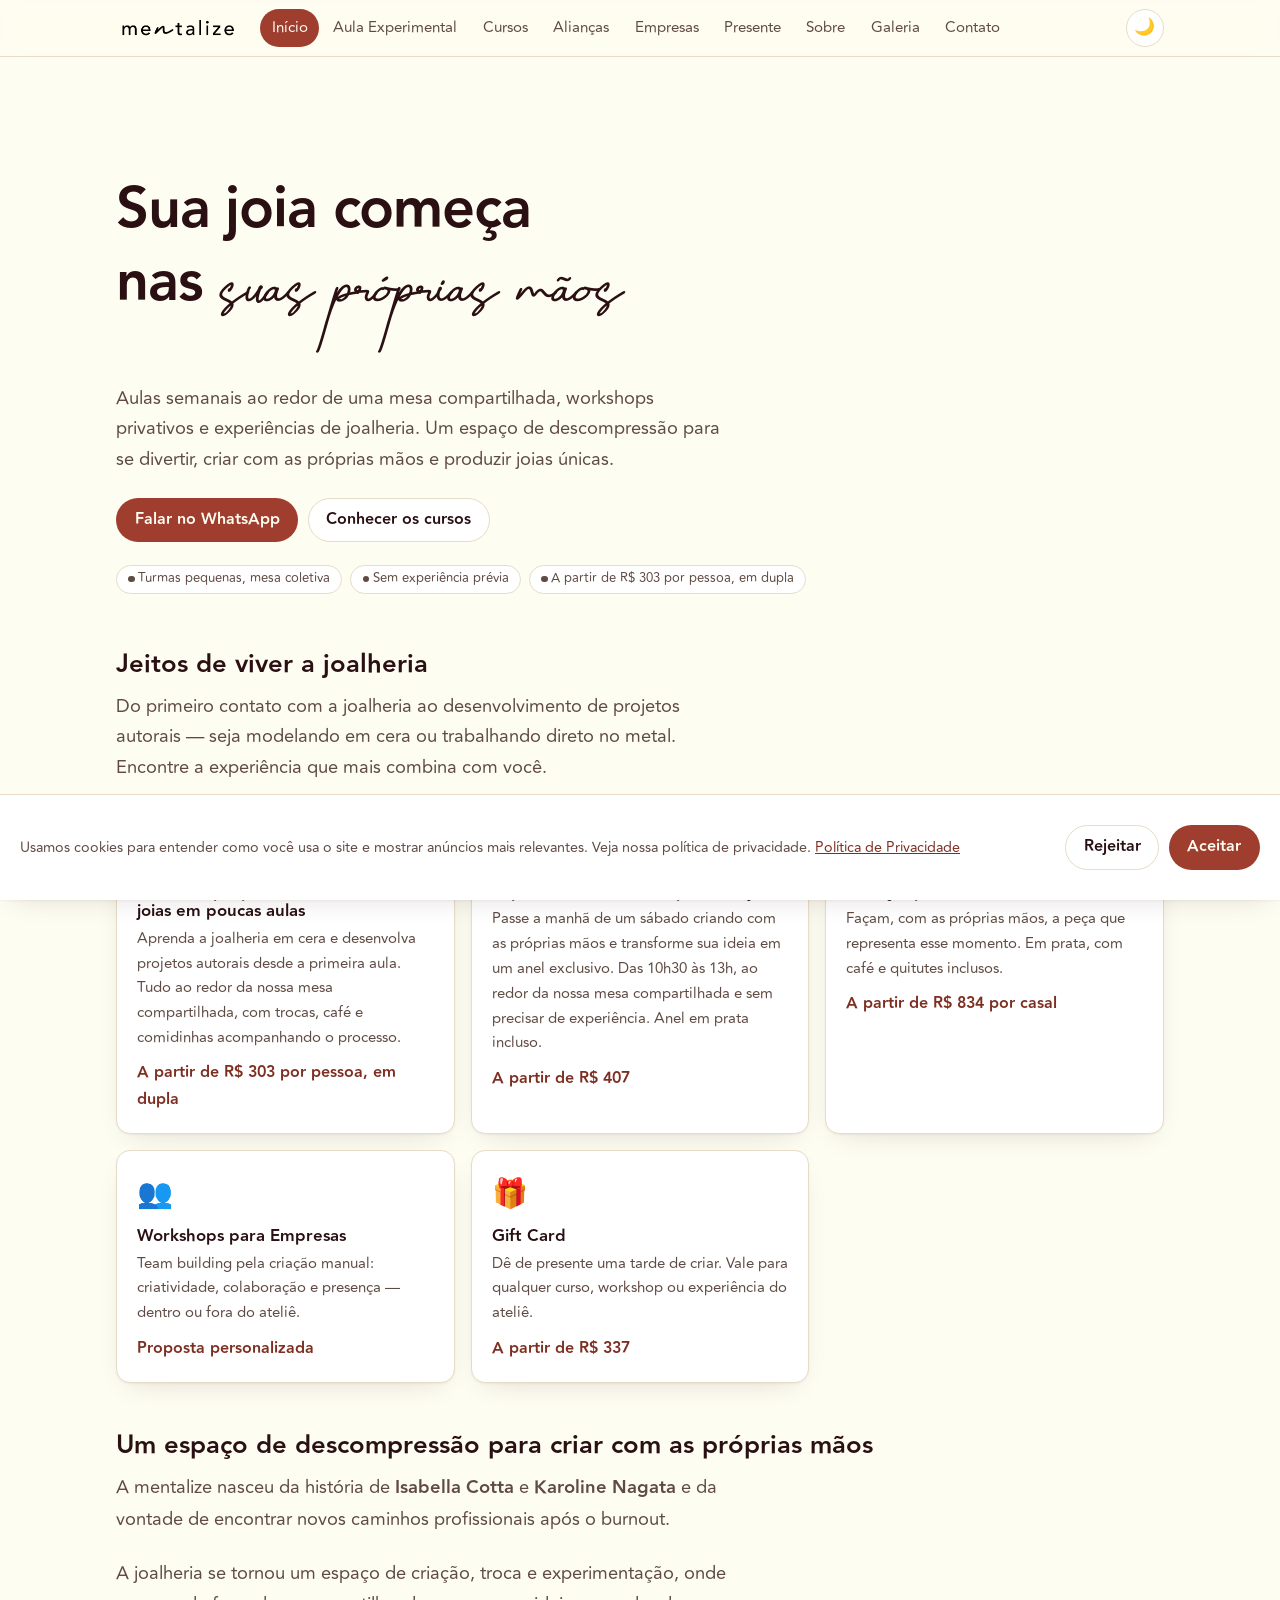
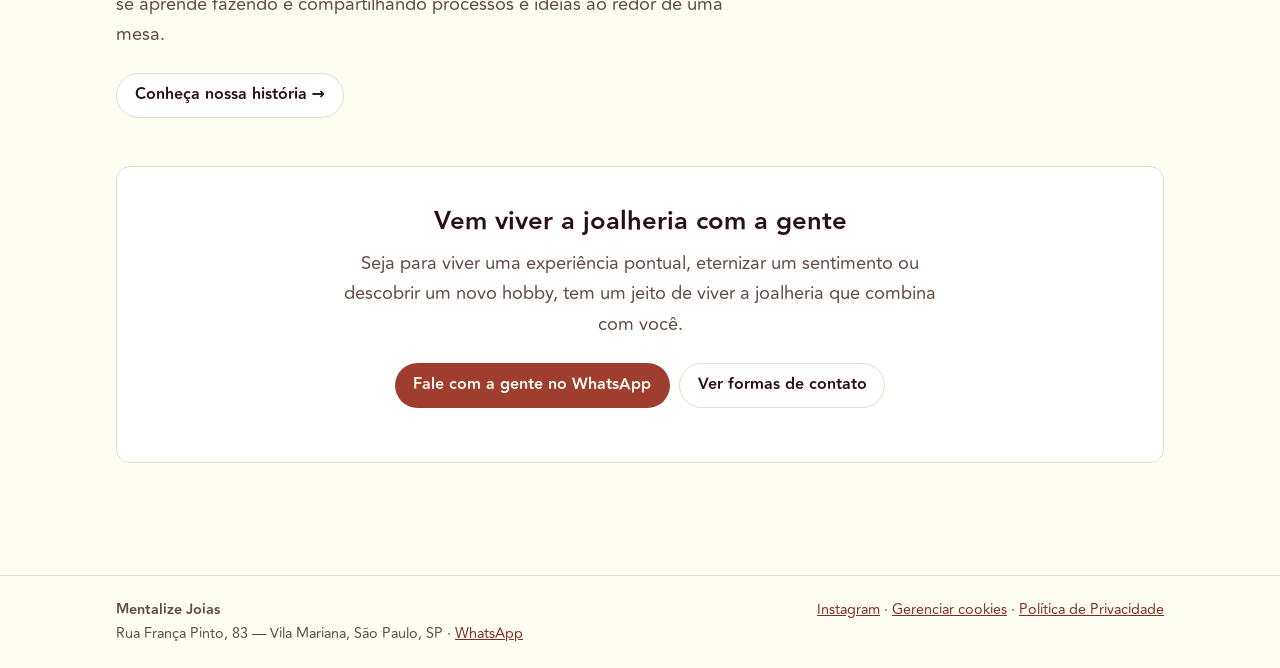
<file: index.html>
<!DOCTYPE html>
<html lang="pt-BR">
<head>
  <meta charset="utf-8">
  <meta name="viewport" content="width=device-width, initial-scale=1">

  <meta http-equiv="Content-Security-Policy" content="default-src 'self'; img-src 'self' data: https://www.facebook.com https://www.googletagmanager.com https://*.google-analytics.com https://www.google.com https://www.google.com.br https://googleads.g.doubleclick.net https://ad.doubleclick.net; style-src 'self'; font-src 'self'; script-src 'self' https://www.googletagmanager.com https://connect.facebook.net https://www.googleadservices.com https://googleads.g.doubleclick.net; connect-src 'self' https://www.googletagmanager.com https://*.google-analytics.com https://analytics.google.com https://*.analytics.google.com https://www.facebook.com https://connect.facebook.net https://www.google.com https://www.google.com.br https://googleads.g.doubleclick.net https://ad.doubleclick.net; frame-src https://www.googletagmanager.com https://td.doubleclick.net; base-uri 'self'; form-action 'none'; object-src 'none'">
  <meta name="referrer" content="strict-origin-when-cross-origin">
  <meta name="facebook-domain-verification" content="nsumc5o5z4t9rsflanp7e236a0eiyk">

  <title>Mentalize Joias — Ateliê de Joalheria Autoral · Vila Mariana, SP</title>
  <meta name="description" content="Ateliê de joalheria na Vila Mariana, São Paulo. Aulas semanais em mesa compartilhada, workshops privativos e experiências de joalheria — um espaço de descompressão para criar com as próprias mãos.">

  <!-- Únicas URLs absolutas do projeto: atualize para o seu domínio ao publicar. -->
  <link rel="canonical" href="https://mentalizejoias.com.br/">
  <meta property="og:type" content="website">
  <meta property="og:site_name" content="Mentalize Joias">
  <meta property="og:title" content="Mentalize Joias — Ateliê de Joalheria Autoral">
  <meta property="og:description" content="Aulas semanais em mesa compartilhada, workshops privativos e experiências de joalheria. Um espaço de descompressão para criar com as próprias mãos.">
  <meta property="og:url" content="https://mentalizejoias.com.br/">
  <meta property="og:image" content="https://mentalizejoias.com.br/assets/og-capa-negocio.png">
  <meta property="og:image:width" content="1200">
  <meta property="og:image:height" content="630">
  <meta property="og:locale" content="pt_BR">
  <meta name="twitter:card" content="summary_large_image">
  <meta name="twitter:title" content="Mentalize Joias — Ateliê de Joalheria Autoral">
  <meta name="twitter:description" content="Aulas semanais em mesa compartilhada, workshops privativos e experiências de joalheria. Um espaço de descompressão para criar com as próprias mãos.">
  <meta name="twitter:image" content="https://mentalizejoias.com.br/assets/og-capa-negocio.png">

  <meta name="color-scheme" content="light dark">
  <meta name="theme-color" media="(prefers-color-scheme: light)" content="#fefdf2">
  <meta name="theme-color" media="(prefers-color-scheme: dark)" content="#2b2b1d">

  <link rel="icon" href="./assets/favicon.svg" type="image/svg+xml">
  <link rel="apple-touch-icon" href="./assets/icones/icone-256.png">
  <link rel="manifest" href="./manifest.webmanifest">

  <link rel="stylesheet" href="./css/tokens.css">
  <link rel="stylesheet" href="./css/base.css">
  <link rel="stylesheet" href="./css/componentes.css">
  <link rel="stylesheet" href="./css/negocio.css">

  <!-- Anti-FOUC: aplica o tema salvo ANTES do primeiro paint. Script clássico e bloqueante de propósito. -->
  <script src="./js/tema-boot.js"></script>
  <script type="module" src="./js/site.js"></script>

  <!--
    Dados estruturados (schema.org/LocalBusiness). Ajudam buscadores a mostrar
    nome, endereço e telefone direto no resultado de busca. Bloco só nesta
    página (index.html é a URL canônica do negócio). Sem "aggregateRating"
    (não há avaliações reais publicadas) e sem horas fixas (atendimento por
    agendamento via WhatsApp).
  -->
  <script type="application/ld+json">
  {
    "@context": "https://schema.org",
    "@type": "LocalBusiness",
    "@id": "https://mentalizejoias.com.br/#negocio",
    "name": "Mentalize Joias",
    "description": "Ateliê de joalheria: aulas semanais em mesa compartilhada, workshops privativos, alianças feitas à mão e experiências para empresas, na Vila Mariana.",
    "image": "https://mentalizejoias.com.br/assets/og-capa-negocio.png",
    "url": "https://mentalizejoias.com.br/",
    "telephone": "+55-11-96317-7116",
    "priceRange": "R$$",
    "address": {
      "@type": "PostalAddress",
      "streetAddress": "Rua França Pinto, 83",
      "addressLocality": "São Paulo",
      "addressRegion": "SP",
      "postalCode": "04016-030",
      "addressCountry": "BR"
    },
    "geo": {
      "@type": "GeoCoordinates",
      "latitude": -23.585501027494438,
      "longitude": -46.6375739
    },
    "areaServed": "São Paulo",
    "founder": [
      { "@type": "Person", "name": "Isabella Cotta" },
      { "@type": "Person", "name": "Karoline Nagata" }
    ],
    "sameAs": [
      "https://www.instagram.com/mentalize.joias"
    ]
  }
  </script>
</head>
<body>
  <a class="pular" href="#conteudo">Pular para o conteúdo</a>

  <header class="topo">
    <cabecalho-site class="topo-conteudo" data-pagina="inicio" nome-negocio="Mentalize Joias">
      <a class="marca" href="./index.html" aria-label="Mentalize Joias — página inicial">
        <img class="marca-logo marca-logo--claro" src="./assets/logo-preto.png" alt="" width="128" height="24">
        <img class="marca-logo marca-logo--escuro" src="./assets/logo-branco.png" alt="" width="128" height="24">
      </a>
    </cabecalho-site>
    <noscript>
      <nav class="topo-conteudo" aria-label="Navegação principal">
        <a href="./index.html">Início</a>
        <a href="./aula-experimental.html">Aula Experimental</a>
        <a href="./cursos.html">Cursos</a>
        <a href="./aliancas.html">Alianças</a>
        <a href="./empresas.html">Empresas</a>
        <a href="./presente.html">Presente</a>
        <a href="./sobre.html">Sobre</a>
        <a href="./galeria.html">Galeria</a>
        <a href="./contato.html">Contato</a>
      </nav>
    </noscript>
  </header>

  <main id="conteudo">
    <section class="heroi">
      <h1>Sua joia começa nas <span class="manuscrita">suas próprias mãos</span></h1>
      <p class="lide">
        Aulas semanais ao redor de uma mesa compartilhada, workshops privativos
        e experiências de joalheria. Um espaço de descompressão para se
        divertir, criar com as próprias mãos e produzir joias únicas.
      </p>
      <div class="grupo-botoes">
        <a class="botao botao-primario" href="https://wa.me/5511963177116?utm_content=inicio_hero" target="_blank" rel="noopener noreferrer">Falar no WhatsApp</a>
        <a class="botao" href="./cursos.html">Conhecer os cursos</a>
      </div>
      <div class="linha-selos">
        <span class="selo">Turmas pequenas, mesa coletiva</span>
        <span class="selo">Sem experiência prévia</span>
        <span class="selo">A partir de R$&nbsp;303 por pessoa, em dupla</span>
      </div>
    </section>

    <section id="ofertas">
      <h2>Jeitos de viver a joalheria</h2>
      <p class="lide">
        Do primeiro contato com a joalheria ao desenvolvimento de projetos
        autorais — seja modelando em cera ou trabalhando direto no metal.
        Encontre a experiência que mais combina com você.
      </p>
      <div class="grade-servicos">
        <a class="card-servico" href="./cursos.html">
          <span class="card-servico-icone" aria-hidden="true">📅</span>
          <h3>Crie suas próprias joias em poucas aulas</h3>
          <p>Aprenda a joalheria em cera e desenvolva projetos autorais desde a primeira aula. Tudo ao redor da nossa mesa compartilhada, com trocas, café e comidinhas acompanhando o processo.</p>
          <span class="preco-mini">A partir de R$&nbsp;303 por pessoa, em dupla</span>
        </a>
        <a class="card-servico" href="./aula-experimental.html">
          <span class="card-servico-icone" aria-hidden="true">🔨</span>
          <h3>Experimente fazer sua primeira joia</h3>
          <p>Passe a manhã de um sábado criando com as próprias mãos e transforme sua ideia em um anel exclusivo. Das 10h30 às 13h, ao redor da nossa mesa compartilhada e sem precisar de experiência. Anel em prata incluso.</p>
          <span class="preco-mini">A partir de R$&nbsp;407</span>
        </a>
        <a class="card-servico" href="./aliancas.html">
          <span class="card-servico-icone" aria-hidden="true">💍</span>
          <h3>Alianças para Casais</h3>
          <p>Façam, com as próprias mãos, a peça que representa esse momento. Em prata, com café e quitutes inclusos.</p>
          <span class="preco-mini">A partir de R$&nbsp;834 por casal</span>
        </a>
        <a class="card-servico" href="./empresas.html">
          <span class="card-servico-icone" aria-hidden="true">👥</span>
          <h3>Workshops para Empresas</h3>
          <p>Team building pela criação manual: criatividade, colaboração e presença — dentro ou fora do ateliê.</p>
          <span class="preco-mini">Proposta personalizada</span>
        </a>
        <a class="card-servico" href="./presente.html">
          <span class="card-servico-icone" aria-hidden="true">🎁</span>
          <h3>Gift Card</h3>
          <p>Dê de presente uma tarde de criar. Vale para qualquer curso, workshop ou experiência do ateliê.</p>
          <span class="preco-mini">A partir de R$&nbsp;337</span>
        </a>
      </div>
    </section>

    <section id="sobre-resumo">
      <h2>Um espaço de descompressão para criar com as próprias mãos</h2>
      <p class="lide">
        A mentalize nasceu da história de <strong>Isabella Cotta</strong> e
        <strong>Karoline Nagata</strong> e da vontade de encontrar novos
        caminhos profissionais após o burnout.
      </p>
      <p class="lide">
        A joalheria se tornou um espaço de criação, troca e experimentação, onde
        se aprende fazendo e compartilhando processos e ideias ao redor de uma
        mesa.
      </p>
      <p><a class="botao" href="./sobre.html">Conheça nossa história →</a></p>
    </section>

    <section class="faixa-cta">
      <h2>Vem viver a joalheria com a gente</h2>
      <p class="lide">Seja para viver uma experiência pontual, eternizar um sentimento ou descobrir um novo hobby, tem um jeito de viver a joalheria que combina com você.</p>
      <div class="grupo-botoes">
        <a class="botao botao-primario" href="https://wa.me/5511963177116?utm_content=inicio_cta_final" target="_blank" rel="noopener noreferrer">Fale com a gente no WhatsApp</a>
        <a class="botao" href="./contato.html">Ver formas de contato</a>
      </div>
    </section>
  </main>

  <footer class="rodape rodape-negocio">
    <div class="rodape-conteudo">
      <div>
        <strong>Mentalize Joias</strong>
        <p>Rua França Pinto, 83 — Vila Mariana, São Paulo, SP · <a href="https://wa.me/5511963177116?utm_content=rodape" target="_blank" rel="noopener noreferrer">WhatsApp</a></p>
      </div>
      <p>
        <a href="https://www.instagram.com/mentalize.joias" target="_blank" rel="noopener noreferrer">Instagram</a>
        · <a href="#" class="gerenciar-cookies">Gerenciar cookies</a>
        · <a href="./privacidade.html">Política de Privacidade</a>
      </p>
    </div>
  </footer>
</body>
</html>
</file>
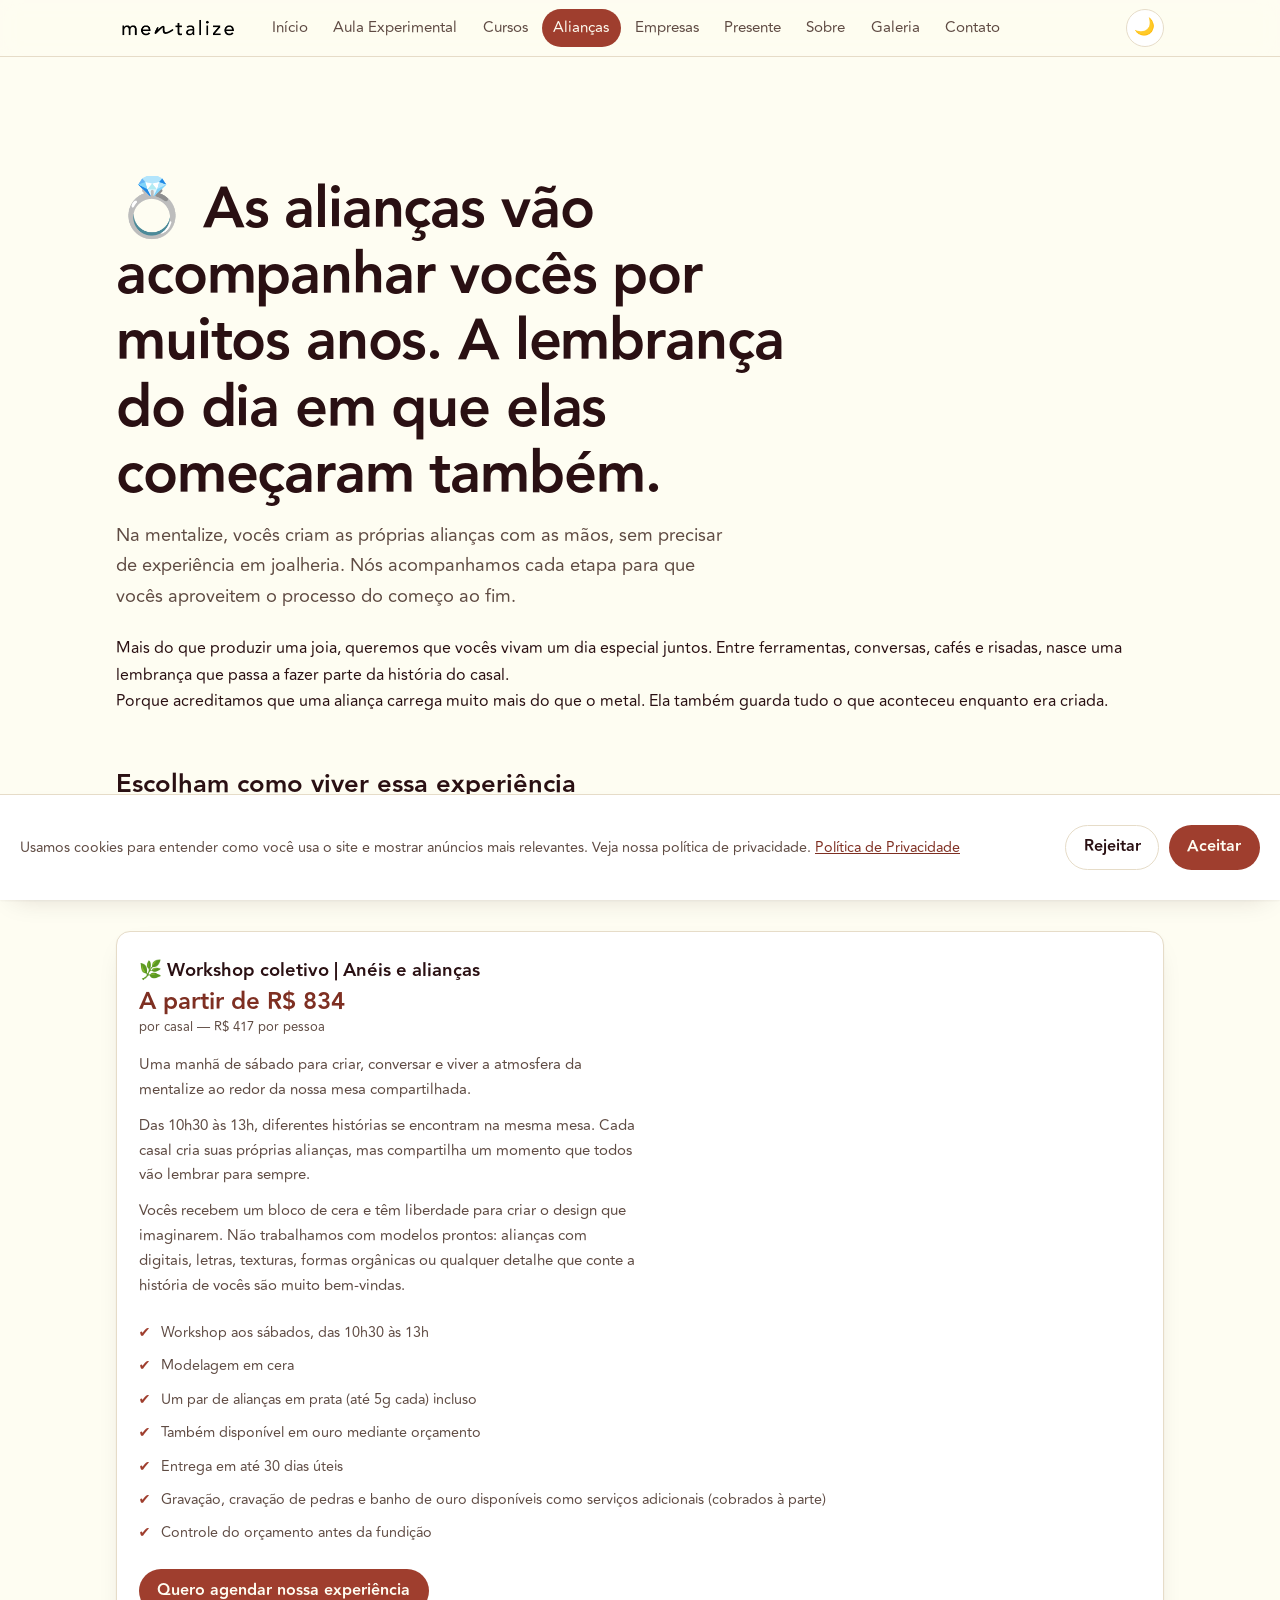
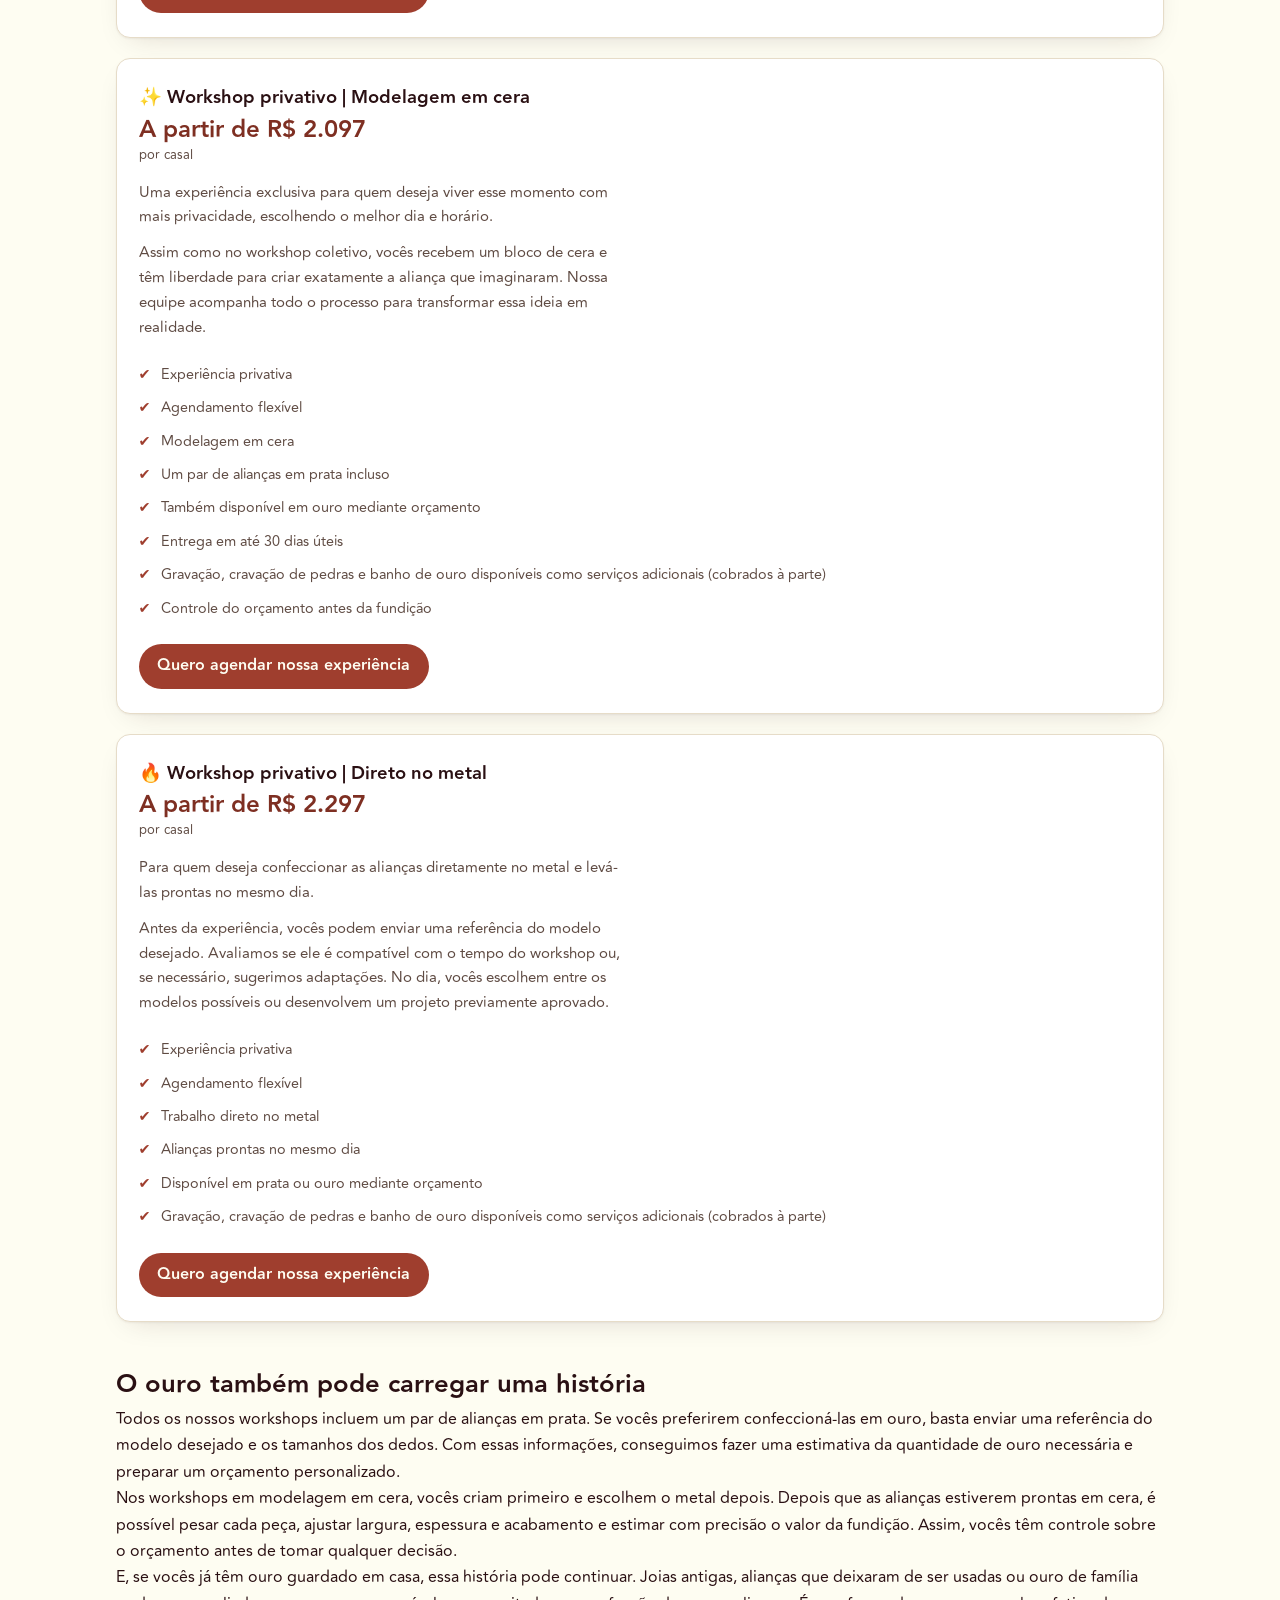
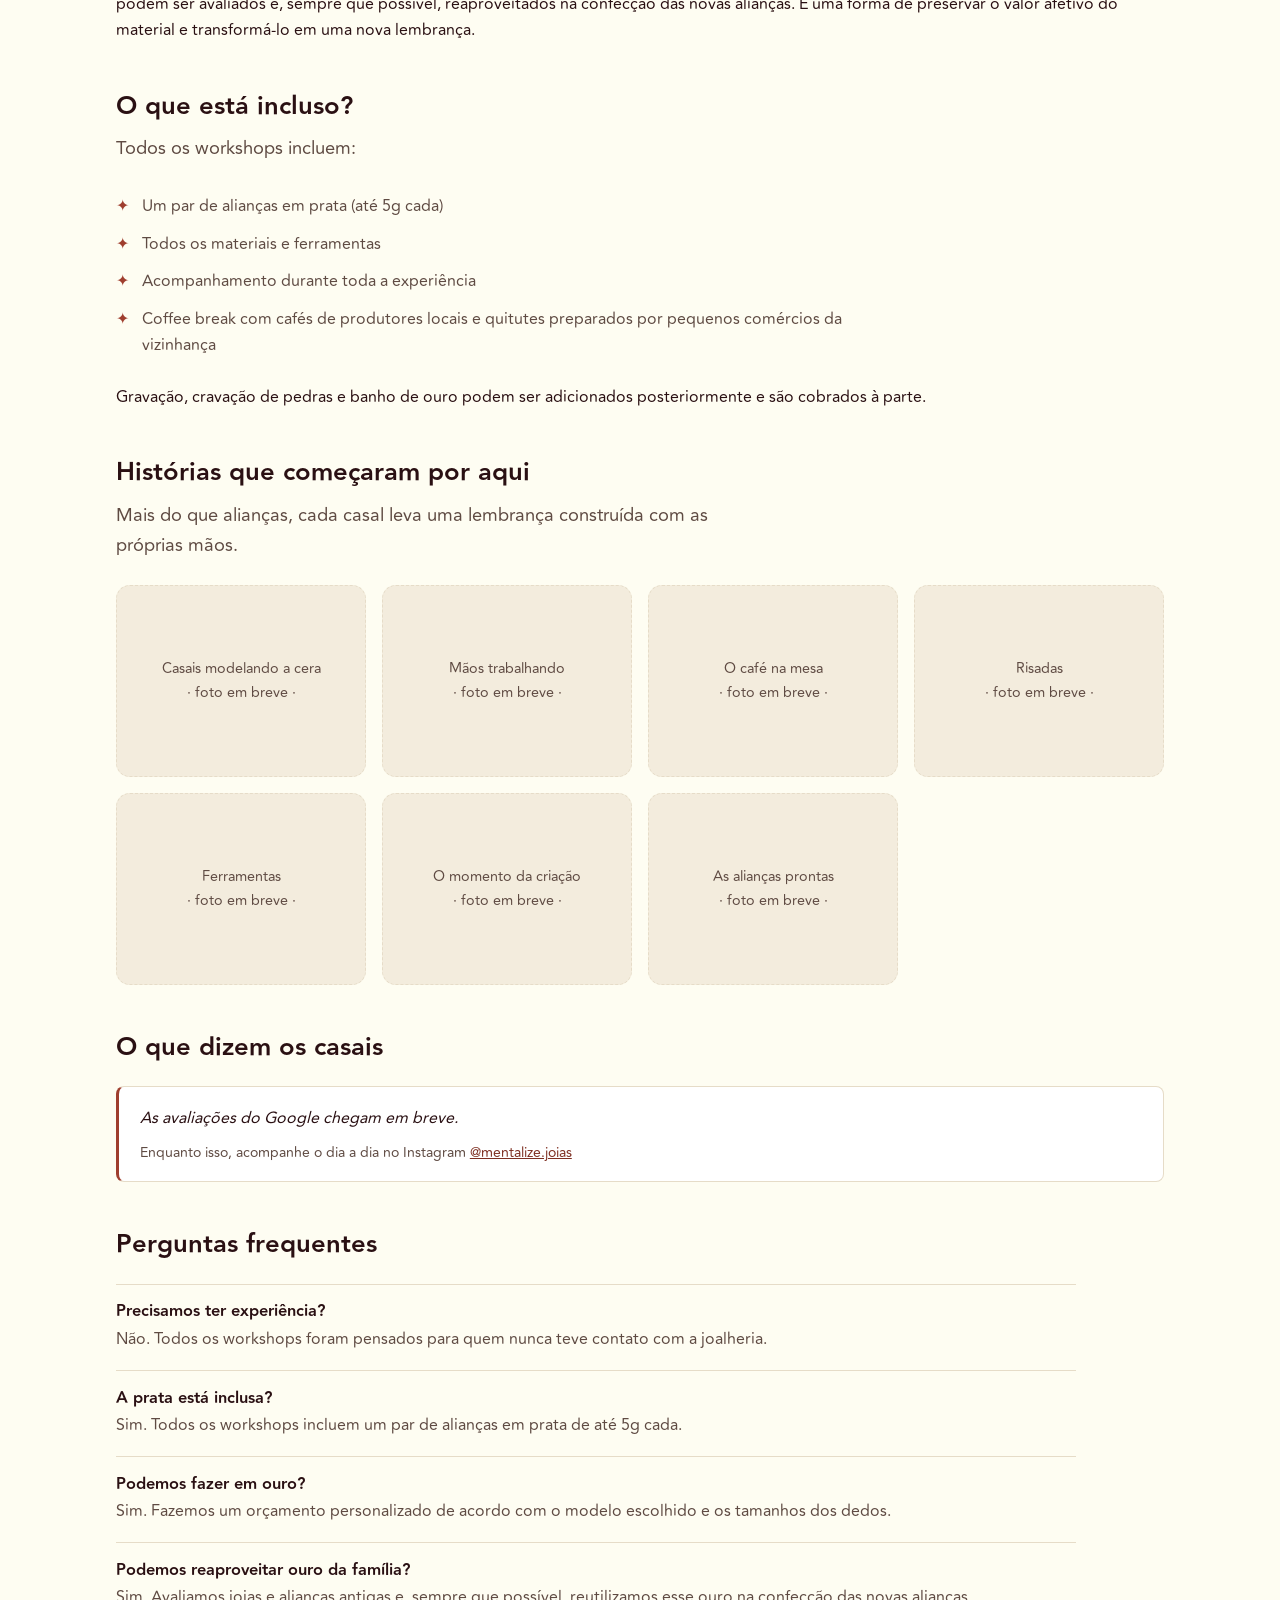
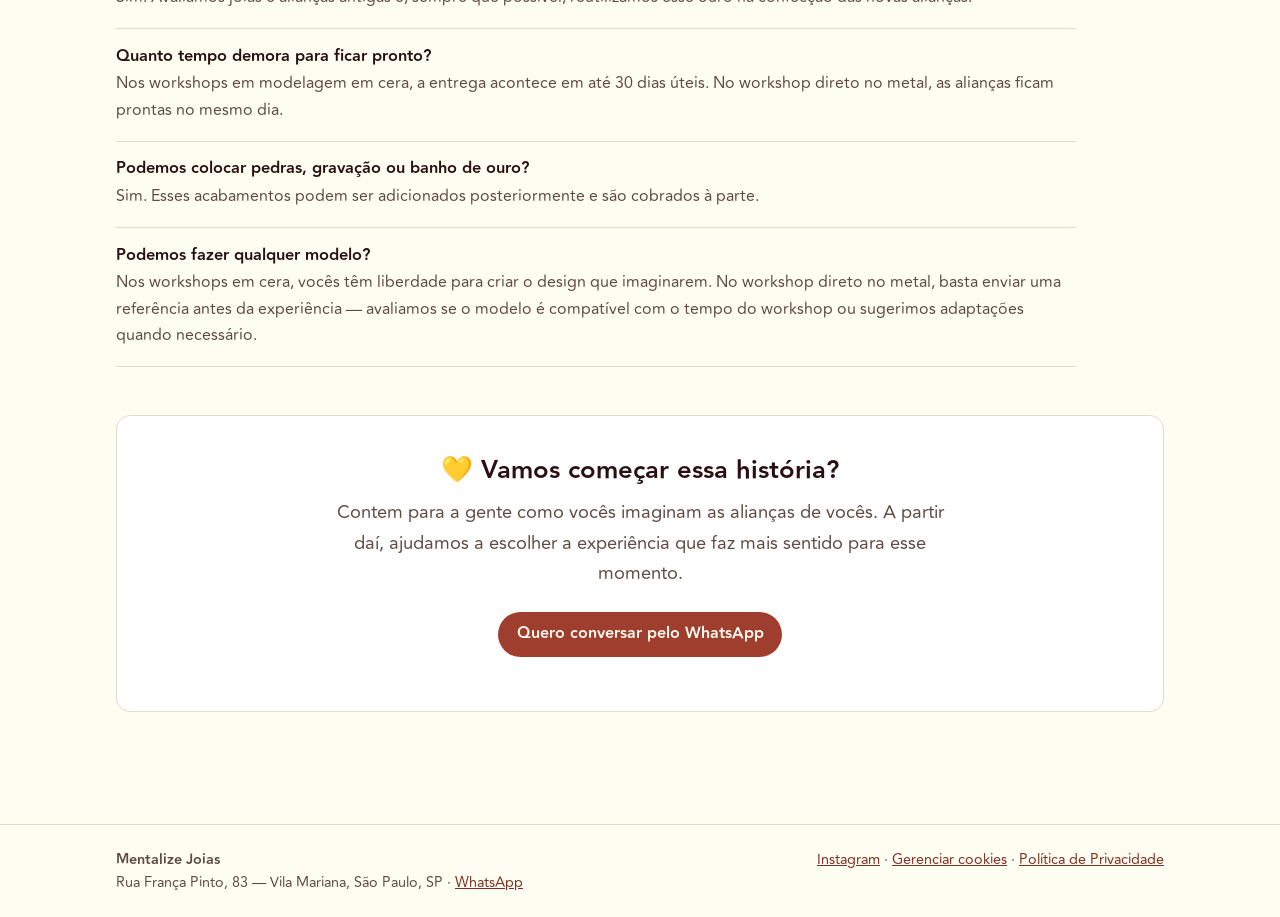
<file: aliancas.html>
<!DOCTYPE html>
<html lang="pt-BR">
<head>
  <meta charset="utf-8">
  <meta name="viewport" content="width=device-width, initial-scale=1">

  <meta http-equiv="Content-Security-Policy" content="default-src 'self'; img-src 'self' data: https://www.facebook.com https://www.googletagmanager.com https://*.google-analytics.com https://www.google.com https://www.google.com.br https://googleads.g.doubleclick.net https://ad.doubleclick.net; style-src 'self'; font-src 'self'; script-src 'self' https://www.googletagmanager.com https://connect.facebook.net https://www.googleadservices.com https://googleads.g.doubleclick.net; connect-src 'self' https://www.googletagmanager.com https://*.google-analytics.com https://analytics.google.com https://*.analytics.google.com https://www.facebook.com https://connect.facebook.net https://www.google.com https://www.google.com.br https://googleads.g.doubleclick.net https://ad.doubleclick.net; frame-src https://www.googletagmanager.com https://td.doubleclick.net; base-uri 'self'; form-action 'none'; object-src 'none'">
  <meta name="referrer" content="strict-origin-when-cross-origin">
  <meta name="facebook-domain-verification" content="nsumc5o5z4t9rsflanp7e236a0eiyk">

  <title>Alianças Feitas à Mão — Mentalize Joias</title>
  <meta name="description" content="Criem juntos as próprias alianças, sem experiência em joalheria. Workshops coletivos e privativos, em cera ou direto no metal, na Vila Mariana.">

  <link rel="canonical" href="https://mentalizejoias.com.br/aliancas.html">
  <meta property="og:type" content="website">
  <meta property="og:site_name" content="Mentalize Joias">
  <meta property="og:title" content="Alianças Feitas à Mão — Mentalize Joias">
  <meta property="og:description" content="Criem juntos as próprias alianças, sem experiência em joalheria. Workshops coletivos e privativos, na Vila Mariana.">
  <meta property="og:url" content="https://mentalizejoias.com.br/aliancas.html">
  <meta property="og:image" content="https://mentalizejoias.com.br/assets/og-capa-negocio.png">
  <meta property="og:image:width" content="1200">
  <meta property="og:image:height" content="630">
  <meta property="og:locale" content="pt_BR">
  <meta name="twitter:card" content="summary_large_image">
  <meta name="twitter:title" content="Alianças Feitas à Mão — Mentalize Joias">
  <meta name="twitter:description" content="Criem juntos as próprias alianças, sem experiência em joalheria. Workshops coletivos e privativos, na Vila Mariana.">
  <meta name="twitter:image" content="https://mentalizejoias.com.br/assets/og-capa-negocio.png">

  <meta name="color-scheme" content="light dark">
  <meta name="theme-color" media="(prefers-color-scheme: light)" content="#fefdf2">
  <meta name="theme-color" media="(prefers-color-scheme: dark)" content="#2b2b1d">

  <link rel="icon" href="./assets/favicon.svg" type="image/svg+xml">
  <link rel="apple-touch-icon" href="./assets/icones/icone-256.png">
  <link rel="manifest" href="./manifest.webmanifest">

  <link rel="stylesheet" href="./css/tokens.css">
  <link rel="stylesheet" href="./css/base.css">
  <link rel="stylesheet" href="./css/componentes.css">
  <link rel="stylesheet" href="./css/negocio.css">

  <script src="./js/tema-boot.js"></script>
  <script type="module" src="./js/site.js"></script>
</head>
<body>
  <a class="pular" href="#conteudo">Pular para o conteúdo</a>

  <header class="topo">
    <cabecalho-site class="topo-conteudo" data-pagina="aliancas" nome-negocio="Mentalize Joias">
      <a class="marca" href="./index.html" aria-label="Mentalize Joias — página inicial">
        <img class="marca-logo marca-logo--claro" src="./assets/logo-preto.png" alt="" width="128" height="24">
        <img class="marca-logo marca-logo--escuro" src="./assets/logo-branco.png" alt="" width="128" height="24">
      </a>
    </cabecalho-site>
    <noscript>
      <nav class="topo-conteudo" aria-label="Navegação principal">
        <a href="./index.html">Início</a>
        <a href="./aula-experimental.html">Aula Experimental</a>
        <a href="./cursos.html">Cursos</a>
        <a href="./aliancas.html">Alianças</a>
        <a href="./empresas.html">Empresas</a>
        <a href="./presente.html">Presente</a>
        <a href="./sobre.html">Sobre</a>
        <a href="./galeria.html">Galeria</a>
        <a href="./contato.html">Contato</a>
      </nav>
    </noscript>
  </header>

  <main id="conteudo">
    <section class="heroi">
      <h1>💍 As alianças vão acompanhar vocês por muitos anos. A lembrança do dia em que elas começaram também.</h1>
      <p class="lide">
        Na mentalize, vocês criam as próprias alianças com as mãos, sem precisar de
        experiência em joalheria. Nós acompanhamos cada etapa para que vocês
        aproveitem o processo do começo ao fim.
      </p>
      <p>
        Mais do que produzir uma joia, queremos que vocês vivam um dia especial
        juntos. Entre ferramentas, conversas, cafés e risadas, nasce uma lembrança
        que passa a fazer parte da história do casal.
      </p>
      <p>Porque acreditamos que uma aliança carrega muito mais do que o metal. Ela também guarda tudo o que aconteceu enquanto era criada.</p>
    </section>

    <section id="experiencias">
      <h2>Escolham como viver essa experiência</h2>
      <p class="lide">
        Cada casal tem uma história, uma rotina e uma ideia diferente para as
        próprias alianças. Por isso, criamos formatos que se adaptam ao momento de
        vocês.
      </p>

      <div class="grade-precos grade-precos--empilhada">
        <article class="card-preco" id="workshop-coletivo">
          <h3>🌿 Workshop coletivo | Anéis e alianças</h3>
          <div class="preco">A partir de R$ 834</div>
          <div class="preco-nota">por casal — R$ 417 por pessoa</div>
          <p>Uma manhã de sábado para criar, conversar e viver a atmosfera da mentalize ao redor da nossa mesa compartilhada.</p>
          <p>
            Das 10h30 às 13h, diferentes histórias se encontram na mesma mesa.
            Cada casal cria suas próprias alianças, mas compartilha um momento
            que todos vão lembrar para sempre.
          </p>
          <p>
            Vocês recebem um bloco de cera e têm liberdade para criar o design
            que imaginarem. Não trabalhamos com modelos prontos: alianças com
            digitais, letras, texturas, formas orgânicas ou qualquer detalhe que
            conte a história de vocês são muito bem-vindas.
          </p>
          <ul class="lista-marcada--check">
            <li>Workshop aos sábados, das 10h30 às 13h</li>
            <li>Modelagem em cera</li>
            <li>Um par de alianças em prata (até 5g cada) incluso</li>
            <li>Também disponível em ouro mediante orçamento</li>
            <li>Entrega em até 30 dias úteis</li>
            <li>Gravação, cravação de pedras e banho de ouro disponíveis como serviços adicionais (cobrados à parte)</li>
            <li>Controle do orçamento antes da fundição</li>
          </ul>
          <a class="botao botao-primario" href="https://wa.me/5511963177116?text=Ol%C3%A1%21%20Gostaria%20de%20saber%20mais%20sobre%20o%20Workshop%20Coletivo%20de%20An%C3%A9is%20e%20Alian%C3%A7as.&amp;utm_content=aliancas_ws_coletivo" target="_blank" rel="noopener noreferrer">Quero agendar nossa experiência</a>
        </article>

        <article class="card-preco" id="workshop-privativo-cera">
          <h3>✨ Workshop privativo | Modelagem em cera</h3>
          <div class="preco">A partir de R$ 2.097</div>
          <div class="preco-nota">por casal</div>
          <p>Uma experiência exclusiva para quem deseja viver esse momento com mais privacidade, escolhendo o melhor dia e horário.</p>
          <p>
            Assim como no workshop coletivo, vocês recebem um bloco de cera e
            têm liberdade para criar exatamente a aliança que imaginaram. Nossa
            equipe acompanha todo o processo para transformar essa ideia em
            realidade.
          </p>
          <ul class="lista-marcada--check">
            <li>Experiência privativa</li>
            <li>Agendamento flexível</li>
            <li>Modelagem em cera</li>
            <li>Um par de alianças em prata incluso</li>
            <li>Também disponível em ouro mediante orçamento</li>
            <li>Entrega em até 30 dias úteis</li>
            <li>Gravação, cravação de pedras e banho de ouro disponíveis como serviços adicionais (cobrados à parte)</li>
            <li>Controle do orçamento antes da fundição</li>
          </ul>
          <a class="botao botao-primario" href="https://wa.me/5511963177116?text=Ol%C3%A1%21%20Gostaria%20de%20saber%20mais%20sobre%20o%20Workshop%20Privativo%20de%20Alian%C3%A7as%20em%20Cera.&amp;utm_content=aliancas_ws_privativo_cera" target="_blank" rel="noopener noreferrer">Quero agendar nossa experiência</a>
        </article>

        <article class="card-preco" id="workshop-privativo-metal">
          <h3>🔥 Workshop privativo | Direto no metal</h3>
          <div class="preco">A partir de R$ 2.297</div>
          <div class="preco-nota">por casal</div>
          <p>Para quem deseja confeccionar as alianças diretamente no metal e levá-las prontas no mesmo dia.</p>
          <p>
            Antes da experiência, vocês podem enviar uma referência do modelo
            desejado. Avaliamos se ele é compatível com o tempo do workshop ou,
            se necessário, sugerimos adaptações. No dia, vocês escolhem entre os
            modelos possíveis ou desenvolvem um projeto previamente aprovado.
          </p>
          <ul class="lista-marcada--check">
            <li>Experiência privativa</li>
            <li>Agendamento flexível</li>
            <li>Trabalho direto no metal</li>
            <li>Alianças prontas no mesmo dia</li>
            <li>Disponível em prata ou ouro mediante orçamento</li>
            <li>Gravação, cravação de pedras e banho de ouro disponíveis como serviços adicionais (cobrados à parte)</li>
          </ul>
          <a class="botao botao-primario" href="https://wa.me/5511963177116?text=Ol%C3%A1%21%20Gostaria%20de%20saber%20mais%20sobre%20o%20Workshop%20Privativo%20de%20Alian%C3%A7as%20em%20Metal.&amp;utm_content=aliancas_ws_privativo_metal" target="_blank" rel="noopener noreferrer">Quero agendar nossa experiência</a>
        </article>
      </div>
    </section>

    <section id="ouro">
      <h2>O ouro também pode carregar uma história</h2>
      <p>
        Todos os nossos workshops incluem um par de alianças em prata. Se vocês
        preferirem confeccioná-las em ouro, basta enviar uma referência do modelo
        desejado e os tamanhos dos dedos. Com essas informações, conseguimos fazer
        uma estimativa da quantidade de ouro necessária e preparar um orçamento
        personalizado.
      </p>
      <p>
        Nos workshops em modelagem em cera, vocês criam primeiro e escolhem o
        metal depois. Depois que as alianças estiverem prontas em cera, é possível
        pesar cada peça, ajustar largura, espessura e acabamento e estimar com
        precisão o valor da fundição. Assim, vocês têm controle sobre o orçamento
        antes de tomar qualquer decisão.
      </p>
      <p>
        E, se vocês já têm ouro guardado em casa, essa história pode continuar.
        Joias antigas, alianças que deixaram de ser usadas ou ouro de família podem
        ser avaliados e, sempre que possível, reaproveitados na confecção das novas
        alianças. É uma forma de preservar o valor afetivo do material e
        transformá-lo em uma nova lembrança.
      </p>
    </section>

    <section id="incluso">
      <h2>O que está incluso?</h2>
      <p class="lide">Todos os workshops incluem:</p>
      <ul class="lista-marcada">
        <li>Um par de alianças em prata (até 5g cada)</li>
        <li>Todos os materiais e ferramentas</li>
        <li>Acompanhamento durante toda a experiência</li>
        <li>Coffee break com cafés de produtores locais e quitutes preparados por pequenos comércios da vizinhança</li>
      </ul>
      <p>Gravação, cravação de pedras e banho de ouro podem ser adicionados posteriormente e são cobrados à parte.</p>
    </section>

    <section id="fotos">
      <h2>Histórias que começaram por aqui</h2>
      <p class="lide">Mais do que alianças, cada casal leva uma lembrança construída com as próprias mãos.</p>
      <div class="grade-galeria">
        <figure><div class="galeria-em-breve">Casais modelando a cera<br>· foto em breve ·</div></figure>
        <figure><div class="galeria-em-breve">Mãos trabalhando<br>· foto em breve ·</div></figure>
        <figure><div class="galeria-em-breve">O café na mesa<br>· foto em breve ·</div></figure>
        <figure><div class="galeria-em-breve">Risadas<br>· foto em breve ·</div></figure>
        <figure><div class="galeria-em-breve">Ferramentas<br>· foto em breve ·</div></figure>
        <figure><div class="galeria-em-breve">O momento da criação<br>· foto em breve ·</div></figure>
        <figure><div class="galeria-em-breve">As alianças prontas<br>· foto em breve ·</div></figure>
      </div>
    </section>

    <section id="depoimentos">
      <h2>O que dizem os casais</h2>
      <div class="grade-depoimentos">
        <blockquote class="depoimento">
          <p>As avaliações do Google chegam em breve.</p>
          <footer>Enquanto isso, acompanhe o dia a dia no Instagram <a href="https://www.instagram.com/mentalize.joias" target="_blank" rel="noopener noreferrer">@mentalize.joias</a></footer>
        </blockquote>
      </div>
    </section>

    <section id="faq">
      <h2>Perguntas frequentes</h2>
      <div class="lista-faq">
        <div class="faq-item">
          <h3>Precisamos ter experiência?</h3>
          <p>Não. Todos os workshops foram pensados para quem nunca teve contato com a joalheria.</p>
        </div>
        <div class="faq-item">
          <h3>A prata está inclusa?</h3>
          <p>Sim. Todos os workshops incluem um par de alianças em prata de até 5g cada.</p>
        </div>
        <div class="faq-item">
          <h3>Podemos fazer em ouro?</h3>
          <p>Sim. Fazemos um orçamento personalizado de acordo com o modelo escolhido e os tamanhos dos dedos.</p>
        </div>
        <div class="faq-item">
          <h3>Podemos reaproveitar ouro da família?</h3>
          <p>Sim. Avaliamos joias e alianças antigas e, sempre que possível, reutilizamos esse ouro na confecção das novas alianças.</p>
        </div>
        <div class="faq-item">
          <h3>Quanto tempo demora para ficar pronto?</h3>
          <p>Nos workshops em modelagem em cera, a entrega acontece em até 30 dias úteis. No workshop direto no metal, as alianças ficam prontas no mesmo dia.</p>
        </div>
        <div class="faq-item">
          <h3>Podemos colocar pedras, gravação ou banho de ouro?</h3>
          <p>Sim. Esses acabamentos podem ser adicionados posteriormente e são cobrados à parte.</p>
        </div>
        <div class="faq-item">
          <h3>Podemos fazer qualquer modelo?</h3>
          <p>Nos workshops em cera, vocês têm liberdade para criar o design que imaginarem. No workshop direto no metal, basta enviar uma referência antes da experiência — avaliamos se o modelo é compatível com o tempo do workshop ou sugerimos adaptações quando necessário.</p>
        </div>
      </div>
    </section>

    <section class="faixa-cta">
      <h2>💛 Vamos começar essa história?</h2>
      <p class="lide">Contem para a gente como vocês imaginam as alianças de vocês. A partir daí, ajudamos a escolher a experiência que faz mais sentido para esse momento.</p>
      <div class="grupo-botoes">
        <a class="botao botao-primario" href="https://wa.me/5511963177116?utm_content=aliancas_cta_final" target="_blank" rel="noopener noreferrer">Quero conversar pelo WhatsApp</a>
      </div>
    </section>
  </main>

  <footer class="rodape rodape-negocio">
    <div class="rodape-conteudo">
      <div>
        <strong>Mentalize Joias</strong>
        <p>Rua França Pinto, 83 — Vila Mariana, São Paulo, SP · <a href="https://wa.me/5511963177116?utm_content=rodape" target="_blank" rel="noopener noreferrer">WhatsApp</a></p>
      </div>
      <p>
        <a href="https://www.instagram.com/mentalize.joias" target="_blank" rel="noopener noreferrer">Instagram</a>
        · <a href="#" class="gerenciar-cookies">Gerenciar cookies</a>
        · <a href="./privacidade.html">Política de Privacidade</a>
      </p>
    </div>
  </footer>
</body>
</html>
</file>
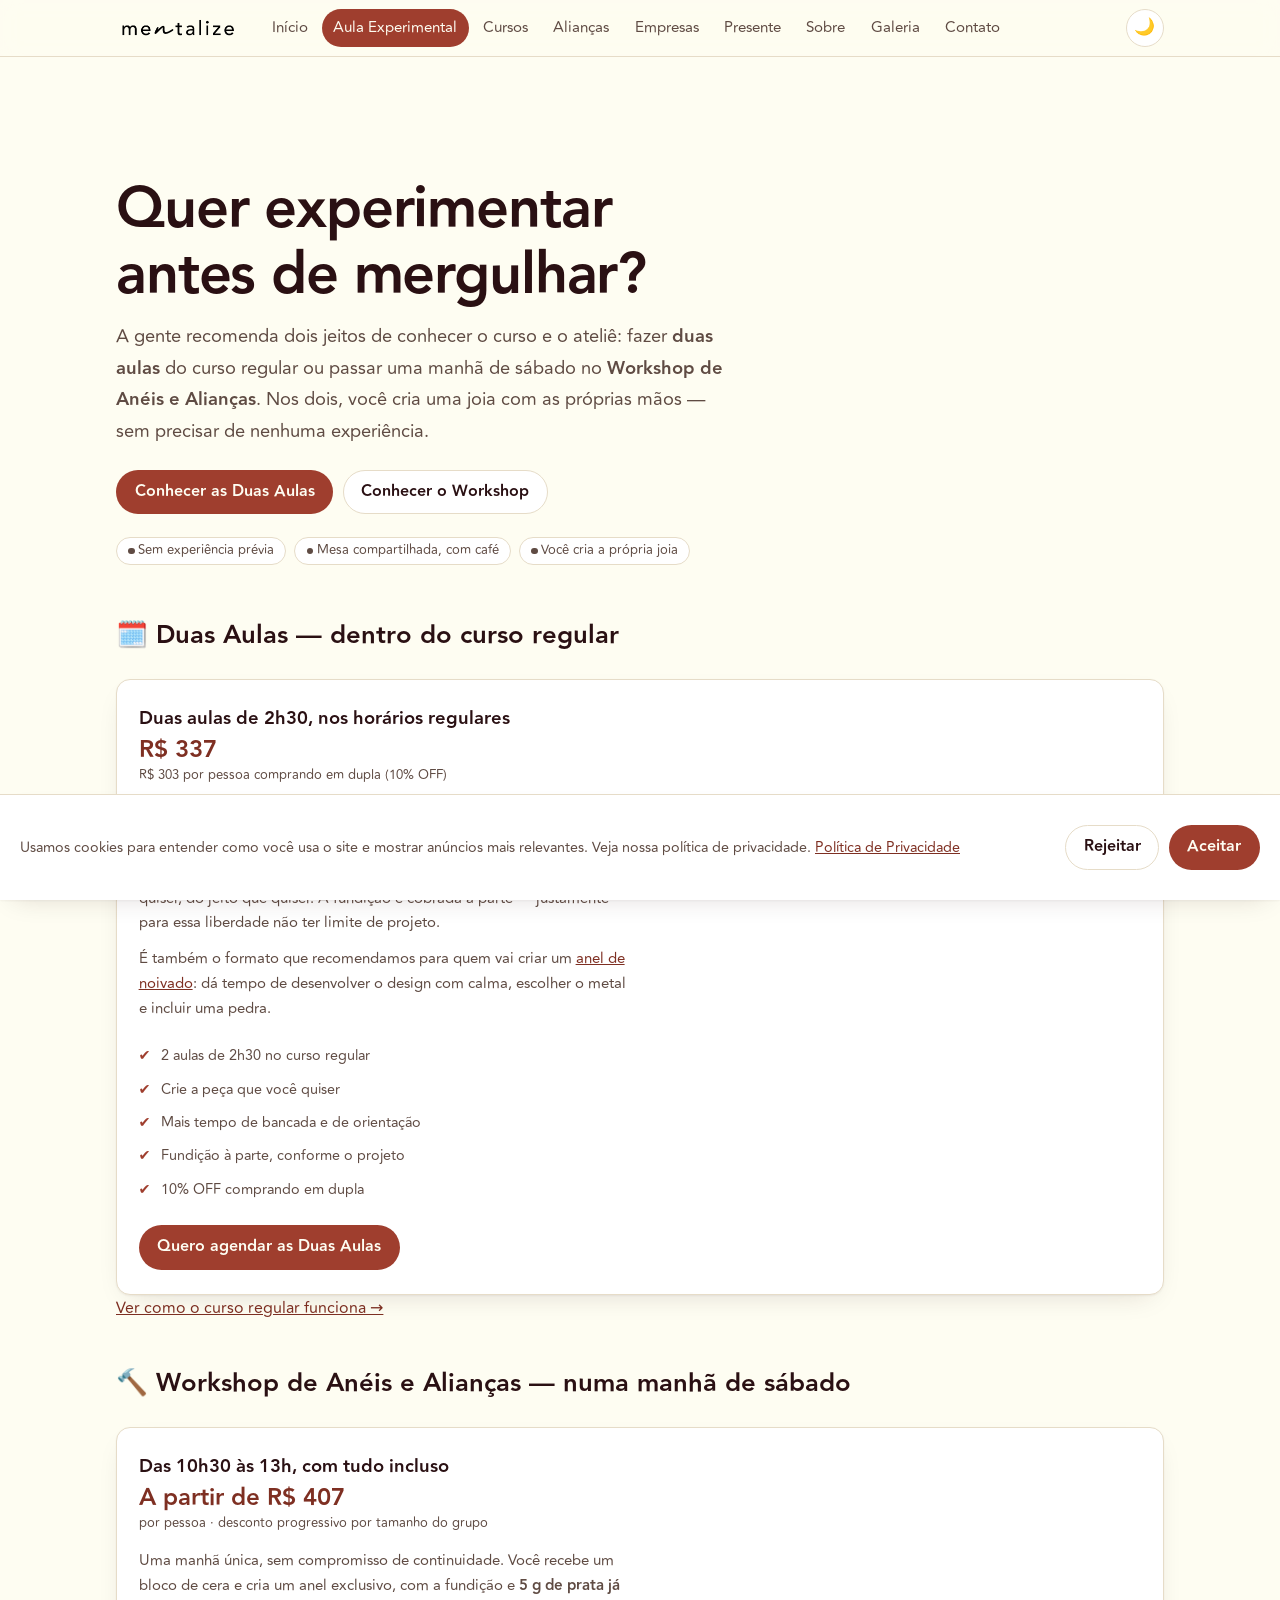
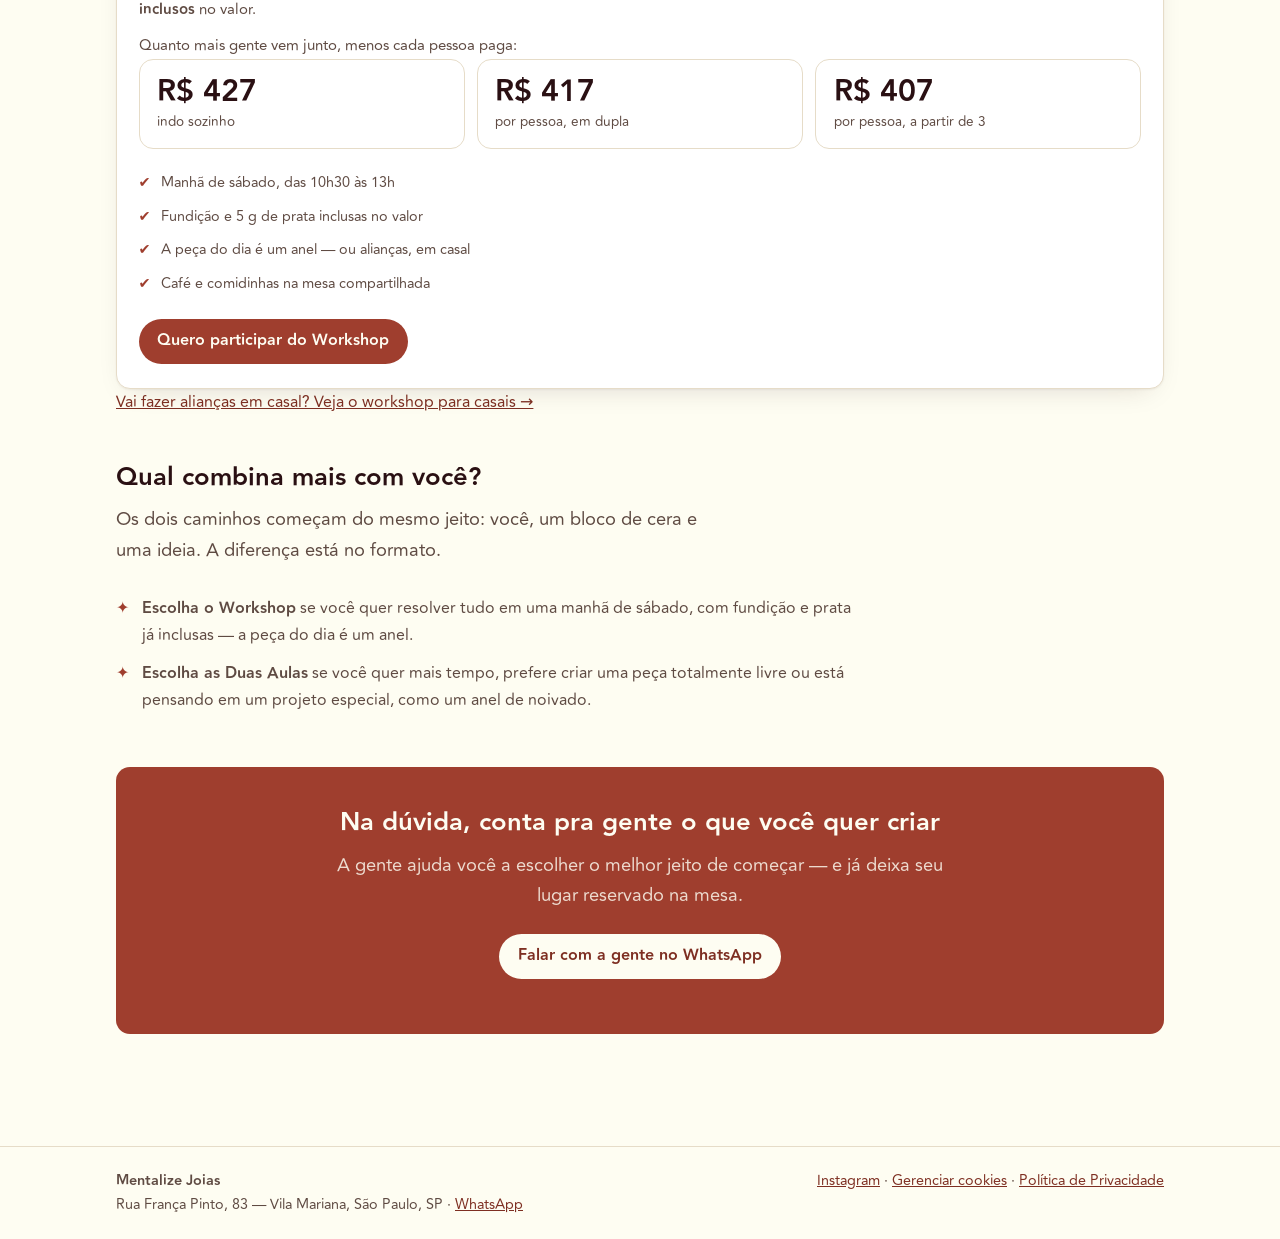
<file: aula-experimental.html>
<!DOCTYPE html>
<html lang="pt-BR">
<head>
  <meta charset="utf-8">
  <meta name="viewport" content="width=device-width, initial-scale=1">

  <meta http-equiv="Content-Security-Policy" content="default-src 'self'; img-src 'self' data: https://www.facebook.com https://www.googletagmanager.com https://*.google-analytics.com https://www.google.com https://www.google.com.br https://googleads.g.doubleclick.net https://ad.doubleclick.net; style-src 'self'; font-src 'self'; script-src 'self' https://www.googletagmanager.com https://connect.facebook.net https://www.googleadservices.com https://googleads.g.doubleclick.net; connect-src 'self' https://www.googletagmanager.com https://*.google-analytics.com https://analytics.google.com https://*.analytics.google.com https://www.facebook.com https://connect.facebook.net https://www.google.com https://www.google.com.br https://googleads.g.doubleclick.net https://ad.doubleclick.net; frame-src https://www.googletagmanager.com https://td.doubleclick.net; base-uri 'self'; form-action 'none'; object-src 'none'">
  <meta name="referrer" content="strict-origin-when-cross-origin">
  <meta name="facebook-domain-verification" content="nsumc5o5z4t9rsflanp7e236a0eiyk">

  <title>Aula Experimental — Dois Jeitos de Começar | Mentalize Joias</title>
  <meta name="description" content="Quer conhecer a joalheria da Mentalize antes de entrar no curso? Comece pelas Duas Aulas do curso regular ou pelo Workshop de Anéis e Alianças de sábado — sem precisar de experiência.">

  <link rel="canonical" href="https://mentalizejoias.com.br/aula-experimental.html">
  <meta property="og:type" content="website">
  <meta property="og:site_name" content="Mentalize Joias">
  <meta property="og:title" content="Aula Experimental — Dois Jeitos de Começar">
  <meta property="og:description" content="Comece pelas Duas Aulas do curso regular ou pelo Workshop de Anéis e Alianças de sábado — sem precisar de experiência.">
  <meta property="og:url" content="https://mentalizejoias.com.br/aula-experimental.html">
  <meta property="og:image" content="https://mentalizejoias.com.br/assets/og-capa-negocio.png">
  <meta property="og:image:width" content="1200">
  <meta property="og:image:height" content="630">
  <meta property="og:locale" content="pt_BR">
  <meta name="twitter:card" content="summary_large_image">
  <meta name="twitter:title" content="Aula Experimental — Dois Jeitos de Começar">
  <meta name="twitter:description" content="Comece pelas Duas Aulas do curso regular ou pelo Workshop de Anéis e Alianças de sábado — sem precisar de experiência.">
  <meta name="twitter:image" content="https://mentalizejoias.com.br/assets/og-capa-negocio.png">

  <meta name="color-scheme" content="light dark">
  <meta name="theme-color" media="(prefers-color-scheme: light)" content="#fefdf2">
  <meta name="theme-color" media="(prefers-color-scheme: dark)" content="#2b2b1d">

  <link rel="icon" href="./assets/favicon.svg" type="image/svg+xml">
  <link rel="apple-touch-icon" href="./assets/icones/icone-256.png">
  <link rel="manifest" href="./manifest.webmanifest">

  <link rel="stylesheet" href="./css/tokens.css">
  <link rel="stylesheet" href="./css/base.css">
  <link rel="stylesheet" href="./css/componentes.css">
  <link rel="stylesheet" href="./css/negocio.css">

  <script src="./js/tema-boot.js"></script>
  <script type="module" src="./js/site.js"></script>
</head>
<body>
  <a class="pular" href="#conteudo">Pular para o conteúdo</a>

  <header class="topo">
    <cabecalho-site class="topo-conteudo" data-pagina="aula-experimental" nome-negocio="Mentalize Joias">
      <a class="marca" href="./index.html" aria-label="Mentalize Joias — página inicial">
        <img class="marca-logo marca-logo--claro" src="./assets/logo-preto.png" alt="" width="128" height="24">
        <img class="marca-logo marca-logo--escuro" src="./assets/logo-branco.png" alt="" width="128" height="24">
      </a>
    </cabecalho-site>
    <noscript>
      <nav class="topo-conteudo" aria-label="Navegação principal">
        <a href="./index.html">Início</a>
        <a href="./aula-experimental.html">Aula Experimental</a>
        <a href="./cursos.html">Cursos</a>
        <a href="./aliancas.html">Alianças</a>
        <a href="./empresas.html">Empresas</a>
        <a href="./presente.html">Presente</a>
        <a href="./sobre.html">Sobre</a>
        <a href="./galeria.html">Galeria</a>
        <a href="./contato.html">Contato</a>
      </nav>
    </noscript>
  </header>

  <main id="conteudo">
    <section class="heroi">
      <h1>Quer experimentar antes de mergulhar?</h1>
      <p class="lide">
        A gente recomenda dois jeitos de conhecer o curso e o ateliê: fazer
        <strong>duas aulas</strong> do curso regular ou passar uma manhã de
        sábado no <strong>Workshop de Anéis e Alianças</strong>. Nos dois, você
        cria uma joia com as próprias mãos — sem precisar de nenhuma
        experiência.
      </p>
      <div class="grupo-botoes">
        <a class="botao botao-primario" href="#duas-aulas">Conhecer as Duas Aulas</a>
        <a class="botao" href="#workshop">Conhecer o Workshop</a>
      </div>
      <div class="linha-selos">
        <span class="selo">Sem experiência prévia</span>
        <span class="selo">Mesa compartilhada, com café</span>
        <span class="selo">Você cria a própria joia</span>
      </div>
    </section>

    <section id="duas-aulas">
      <h2>🗓️ Duas Aulas — dentro do curso regular</h2>
      <div class="grade-precos grade-precos--empilhada">
        <article class="card-preco">
          <h3>Duas aulas de 2h30, nos horários regulares</h3>
          <div class="preco">R$ 337</div>
          <div class="preco-nota">R$ 303 por pessoa comprando em dupla (10% OFF)</div>
          <p>
            Você entra em duas aulas do curso regular, ao redor da nossa mesa
            compartilhada, junto de quem já está criando as próprias joias.
          </p>
          <p>
            Aqui você tem mais tempo e liberdade total: pode modelar a peça que
            quiser, do jeito que quiser. A fundição é cobrada à parte —
            justamente para essa liberdade não ter limite de projeto.
          </p>
          <p>
            É também o formato que recomendamos para quem vai criar um
            <a href="./presente.html#noivado">anel de noivado</a>: dá tempo de
            desenvolver o design com calma, escolher o metal e incluir uma pedra.
          </p>
          <ul class="lista-marcada--check">
            <li>2 aulas de 2h30 no curso regular</li>
            <li>Crie a peça que você quiser</li>
            <li>Mais tempo de bancada e de orientação</li>
            <li>Fundição à parte, conforme o projeto</li>
            <li>10% OFF comprando em dupla</li>
          </ul>
          <a class="botao botao-primario" href="https://wa.me/5511963177116?text=Ol%C3%A1%21%20Quero%20agendar%20as%20Duas%20Aulas%20para%20conhecer%20o%20curso%20de%20joalheria.&amp;utm_content=aula_exp_duas_aulas" target="_blank" rel="noopener noreferrer">Quero agendar as Duas Aulas</a>
        </article>
      </div>
      <p><a href="./cursos.html">Ver como o curso regular funciona →</a></p>
    </section>

    <section id="workshop">
      <h2>🔨 Workshop de Anéis e Alianças — numa manhã de sábado</h2>
      <div class="grade-precos grade-precos--empilhada">
        <article class="card-preco">
          <h3>Das 10h30 às 13h, com tudo incluso</h3>
          <div class="preco">A partir de R$ 407</div>
          <div class="preco-nota">por pessoa · desconto progressivo por tamanho do grupo</div>
          <p>
            Uma manhã única, sem compromisso de continuidade. Você recebe um
            bloco de cera e cria um anel exclusivo, com a fundição e
            <strong>5&nbsp;g de prata já inclusos</strong> no valor.
          </p>
          <p>
            Quanto mais gente vem junto, menos cada pessoa paga:
          </p>
          <div class="grade-stats">
            <div class="stat">
              <span class="stat-valor">R$&nbsp;427</span>
              <span class="stat-rotulo">indo sozinho</span>
            </div>
            <div class="stat">
              <span class="stat-valor">R$&nbsp;417</span>
              <span class="stat-rotulo">por pessoa, em dupla</span>
            </div>
            <div class="stat">
              <span class="stat-valor">R$&nbsp;407</span>
              <span class="stat-rotulo">por pessoa, a partir de 3</span>
            </div>
          </div>
          <ul class="lista-marcada--check">
            <li>Manhã de sábado, das 10h30 às 13h</li>
            <li>Fundição e 5 g de prata inclusas no valor</li>
            <li>A peça do dia é um anel — ou alianças, em casal</li>
            <li>Café e comidinhas na mesa compartilhada</li>
          </ul>
          <a class="botao botao-primario" href="https://wa.me/5511963177116?text=Ol%C3%A1%21%20Quero%20participar%20do%20Workshop%20de%20An%C3%A9is%20e%20Alian%C3%A7as%20de%20s%C3%A1bado.&amp;utm_content=aula_exp_workshop" target="_blank" rel="noopener noreferrer">Quero participar do Workshop</a>
        </article>
      </div>
      <p><a href="./aliancas.html#workshop-coletivo">Vai fazer alianças em casal? Veja o workshop para casais →</a></p>
    </section>

    <section id="qual-escolher">
      <h2>Qual combina mais com você?</h2>
      <p class="lide">
        Os dois caminhos começam do mesmo jeito: você, um bloco de cera e uma
        ideia. A diferença está no formato.
      </p>
      <ul class="lista-marcada">
        <li><strong>Escolha o Workshop</strong> se você quer resolver tudo em uma manhã de sábado, com fundição e prata já inclusas — a peça do dia é um anel.</li>
        <li><strong>Escolha as Duas Aulas</strong> se você quer mais tempo, prefere criar uma peça totalmente livre ou está pensando em um projeto especial, como um anel de noivado.</li>
      </ul>
    </section>

    <section class="faixa-cta faixa-cta--destaque">
      <h2>Na dúvida, conta pra gente o que você quer criar</h2>
      <p class="lide">A gente ajuda você a escolher o melhor jeito de começar — e já deixa seu lugar reservado na mesa.</p>
      <div class="grupo-botoes">
        <a class="botao botao-primario" href="https://wa.me/5511963177116?utm_content=aula_exp_cta_final" target="_blank" rel="noopener noreferrer">Falar com a gente no WhatsApp</a>
      </div>
    </section>
  </main>

  <footer class="rodape rodape-negocio">
    <div class="rodape-conteudo">
      <div>
        <strong>Mentalize Joias</strong>
        <p>Rua França Pinto, 83 — Vila Mariana, São Paulo, SP · <a href="https://wa.me/5511963177116?utm_content=rodape" target="_blank" rel="noopener noreferrer">WhatsApp</a></p>
      </div>
      <p>
        <a href="https://www.instagram.com/mentalize.joias" target="_blank" rel="noopener noreferrer">Instagram</a>
        · <a href="#" class="gerenciar-cookies">Gerenciar cookies</a>
        · <a href="./privacidade.html">Política de Privacidade</a>
      </p>
    </div>
  </footer>
</body>
</html>
</file>
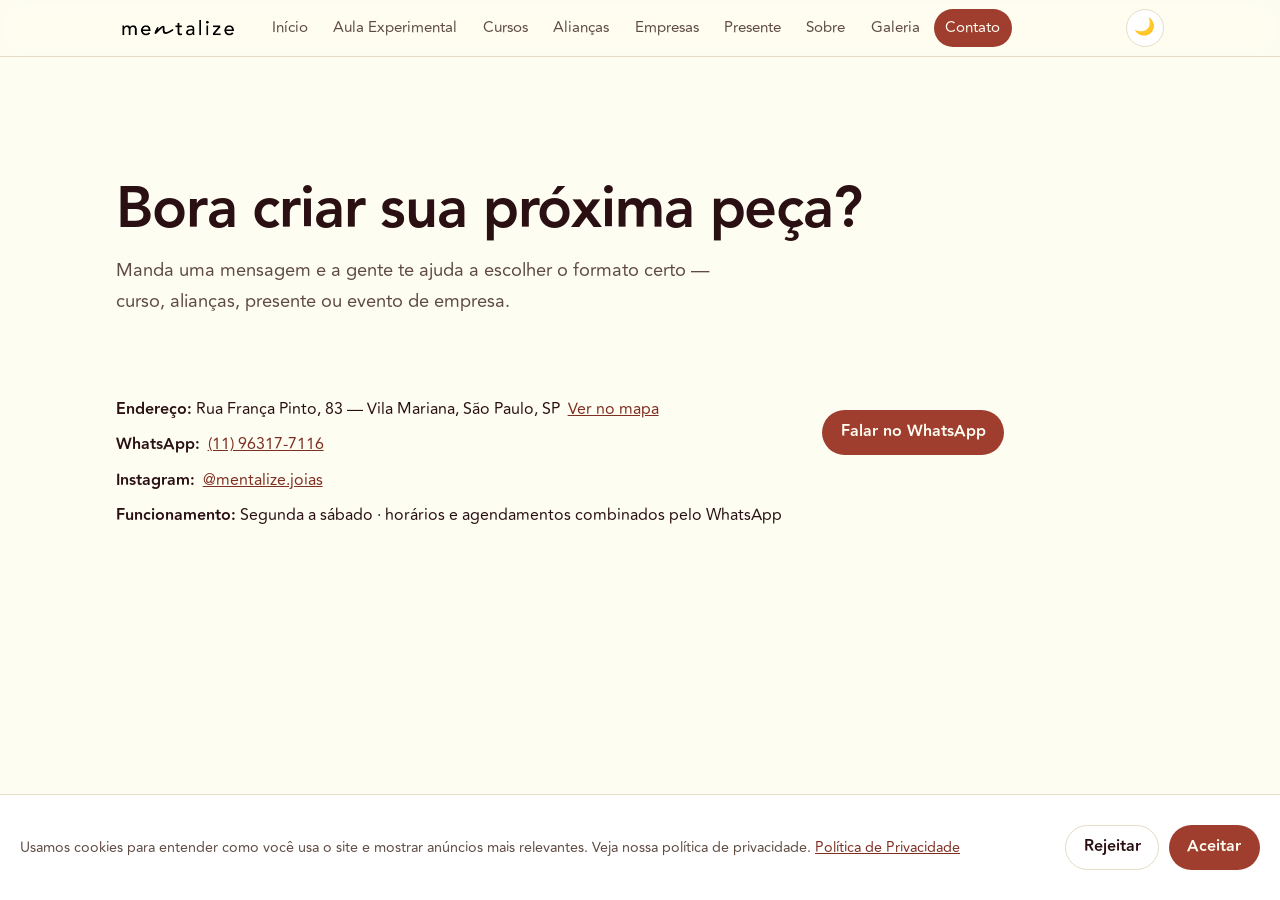
<file: contato.html>
<!DOCTYPE html>
<html lang="pt-BR">
<head>
  <meta charset="utf-8">
  <meta name="viewport" content="width=device-width, initial-scale=1">

  <meta http-equiv="Content-Security-Policy" content="default-src 'self'; img-src 'self' data: https://www.facebook.com https://www.googletagmanager.com https://*.google-analytics.com https://www.google.com https://www.google.com.br https://googleads.g.doubleclick.net https://ad.doubleclick.net; style-src 'self'; font-src 'self'; script-src 'self' https://www.googletagmanager.com https://connect.facebook.net https://www.googleadservices.com https://googleads.g.doubleclick.net; connect-src 'self' https://www.googletagmanager.com https://*.google-analytics.com https://analytics.google.com https://*.analytics.google.com https://www.facebook.com https://connect.facebook.net https://www.google.com https://www.google.com.br https://googleads.g.doubleclick.net https://ad.doubleclick.net; frame-src https://www.googletagmanager.com https://td.doubleclick.net; base-uri 'self'; form-action 'none'; object-src 'none'">
  <meta name="referrer" content="strict-origin-when-cross-origin">
  <meta name="facebook-domain-verification" content="nsumc5o5z4t9rsflanp7e236a0eiyk">

  <title>Contato — Mentalize Joias · Vila Mariana, SP</title>
  <meta name="description" content="Endereço, WhatsApp e Instagram da Mentalize Joias, na Vila Mariana, São Paulo. Fale com a gente para agendar aulas, alianças ou experiências.">

  <link rel="canonical" href="https://mentalizejoias.com.br/contato.html">
  <meta property="og:type" content="website">
  <meta property="og:site_name" content="Mentalize Joias">
  <meta property="og:title" content="Contato — Mentalize Joias · Vila Mariana, SP">
  <meta property="og:description" content="Endereço, WhatsApp e Instagram do ateliê. Fale com a gente para agendar sua experiência.">
  <meta property="og:url" content="https://mentalizejoias.com.br/contato.html">
  <meta property="og:image" content="https://mentalizejoias.com.br/assets/og-capa-negocio.png">
  <meta property="og:image:width" content="1200">
  <meta property="og:image:height" content="630">
  <meta property="og:locale" content="pt_BR">
  <meta name="twitter:card" content="summary_large_image">
  <meta name="twitter:title" content="Contato — Mentalize Joias · Vila Mariana, SP">
  <meta name="twitter:description" content="Endereço, WhatsApp e Instagram do ateliê. Fale com a gente para agendar sua experiência.">
  <meta name="twitter:image" content="https://mentalizejoias.com.br/assets/og-capa-negocio.png">

  <meta name="color-scheme" content="light dark">
  <meta name="theme-color" media="(prefers-color-scheme: light)" content="#fefdf2">
  <meta name="theme-color" media="(prefers-color-scheme: dark)" content="#2b2b1d">

  <link rel="icon" href="./assets/favicon.svg" type="image/svg+xml">
  <link rel="apple-touch-icon" href="./assets/icones/icone-256.png">
  <link rel="manifest" href="./manifest.webmanifest">

  <link rel="stylesheet" href="./css/tokens.css">
  <link rel="stylesheet" href="./css/base.css">
  <link rel="stylesheet" href="./css/componentes.css">
  <link rel="stylesheet" href="./css/negocio.css">

  <script src="./js/tema-boot.js"></script>
  <script type="module" src="./js/site.js"></script>
</head>
<body>
  <a class="pular" href="#conteudo">Pular para o conteúdo</a>

  <header class="topo">
    <cabecalho-site class="topo-conteudo" data-pagina="contato" nome-negocio="Mentalize Joias">
      <a class="marca" href="./index.html" aria-label="Mentalize Joias — página inicial">
        <img class="marca-logo marca-logo--claro" src="./assets/logo-preto.png" alt="" width="128" height="24">
        <img class="marca-logo marca-logo--escuro" src="./assets/logo-branco.png" alt="" width="128" height="24">
      </a>
    </cabecalho-site>
    <noscript>
      <nav class="topo-conteudo" aria-label="Navegação principal">
        <a href="./index.html">Início</a>
        <a href="./aula-experimental.html">Aula Experimental</a>
        <a href="./cursos.html">Cursos</a>
        <a href="./aliancas.html">Alianças</a>
        <a href="./empresas.html">Empresas</a>
        <a href="./presente.html">Presente</a>
        <a href="./sobre.html">Sobre</a>
        <a href="./galeria.html">Galeria</a>
        <a href="./contato.html">Contato</a>
      </nav>
    </noscript>
  </header>

  <main id="conteudo">
    <section class="heroi">
      <h1>Bora criar sua próxima peça?</h1>
      <p class="lide">
        Manda uma mensagem e a gente te ajuda a escolher o formato certo — curso,
        alianças, presente ou evento de empresa.
      </p>
    </section>

    <section id="contato">
      <div class="contato-grade">
        <div class="contato-info">
          <p>
            <strong>Endereço:</strong> Rua França Pinto, 83 — Vila Mariana, São Paulo, SP
            <a href="https://www.google.com/maps/search/?api=1&amp;query=Rua+Fran%C3%A7a+Pinto+83+Vila+Mariana+S%C3%A3o+Paulo" target="_blank" rel="noopener noreferrer">Ver no mapa</a>
          </p>
          <p><strong>WhatsApp:</strong> <a href="https://wa.me/5511963177116?utm_content=contato_numero" target="_blank" rel="noopener noreferrer">(11)&nbsp;96317&#8209;7116</a></p>
          <p><strong>Instagram:</strong> <a href="https://www.instagram.com/mentalize.joias" target="_blank" rel="noopener noreferrer">@mentalize.joias</a></p>
          <p><strong>Funcionamento:</strong> Segunda a sábado · horários e agendamentos combinados pelo WhatsApp</p>
        </div>
        <div class="grupo-botoes">
          <a class="botao botao-primario" href="https://wa.me/5511963177116?utm_content=contato_botao" target="_blank" rel="noopener noreferrer">Falar no WhatsApp</a>
        </div>
      </div>
    </section>
  </main>

  <footer class="rodape rodape-negocio">
    <div class="rodape-conteudo">
      <div>
        <strong>Mentalize Joias</strong>
        <p>Rua França Pinto, 83 — Vila Mariana, São Paulo, SP · <a href="https://wa.me/5511963177116?utm_content=rodape" target="_blank" rel="noopener noreferrer">WhatsApp</a></p>
      </div>
      <p>
        <a href="https://www.instagram.com/mentalize.joias" target="_blank" rel="noopener noreferrer">Instagram</a>
        · <a href="#" class="gerenciar-cookies">Gerenciar cookies</a>
        · <a href="./privacidade.html">Política de Privacidade</a>
      </p>
    </div>
  </footer>
</body>
</html>
</file>
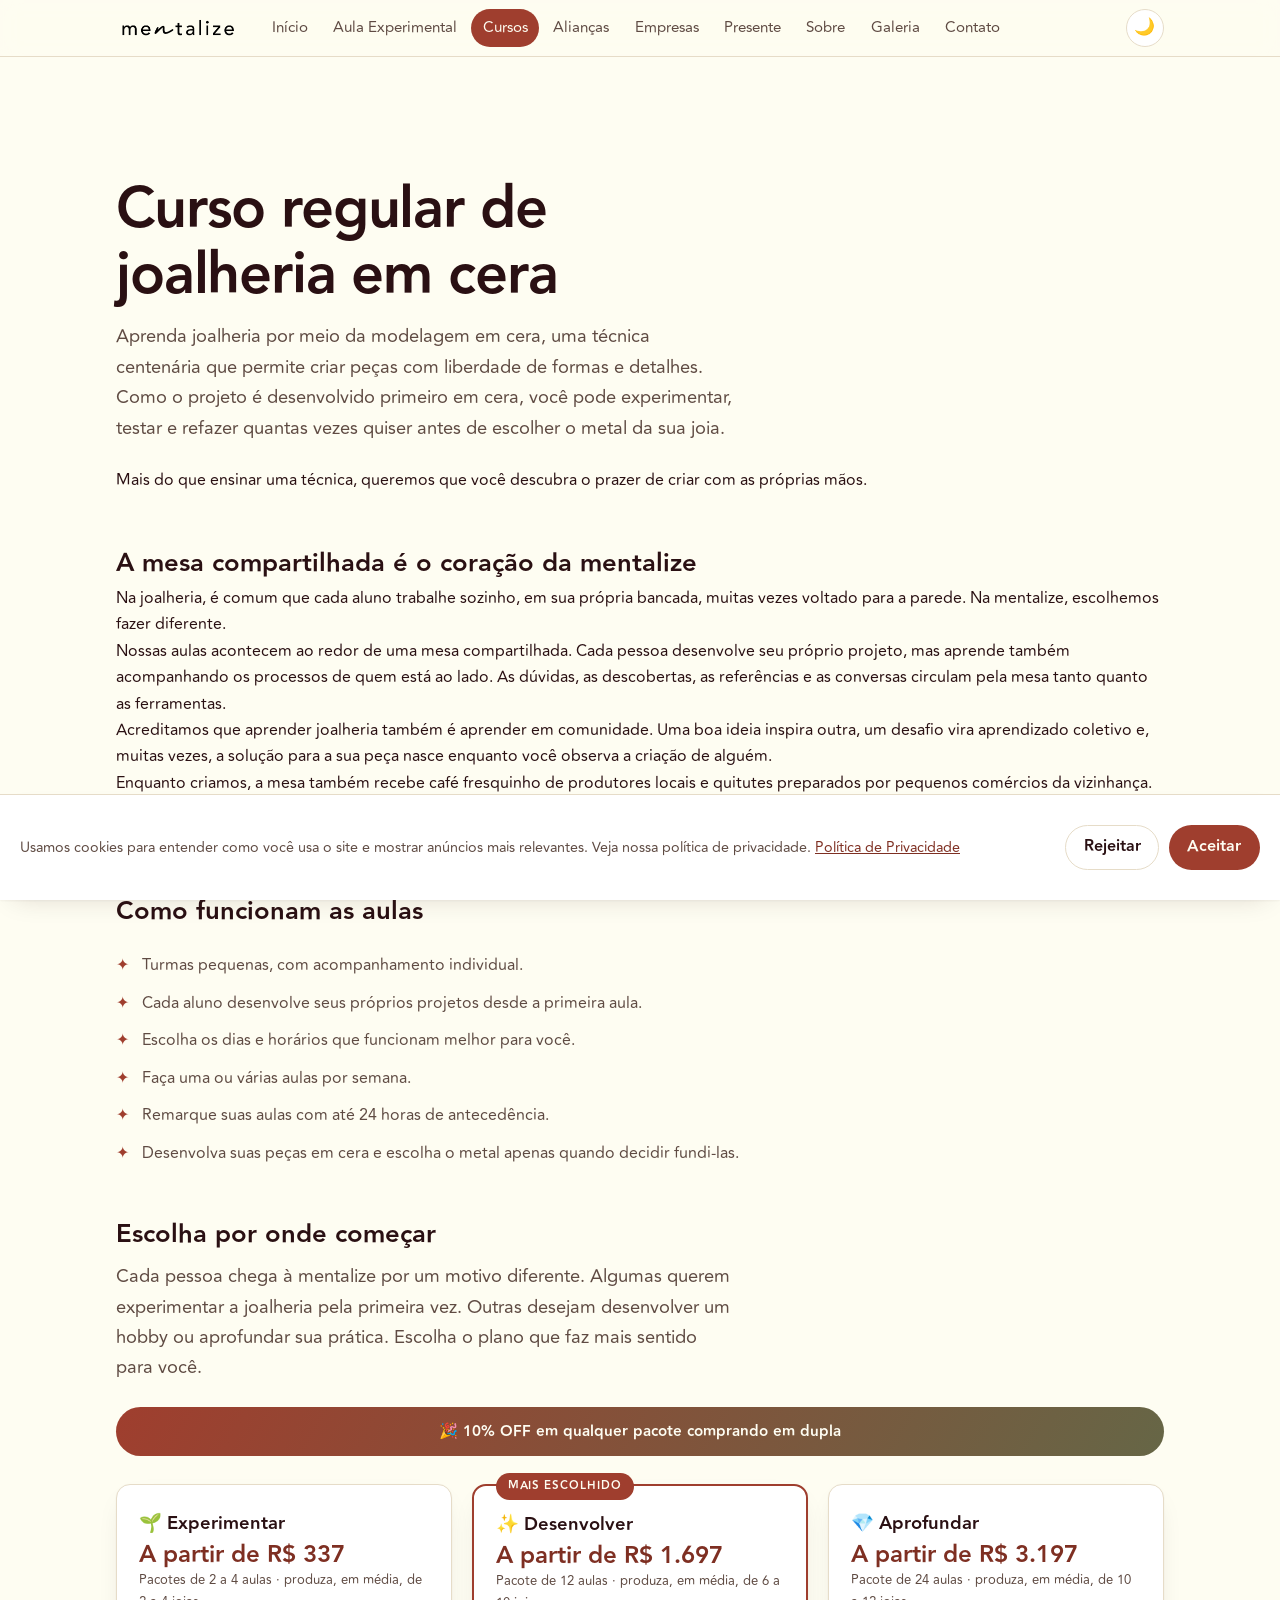
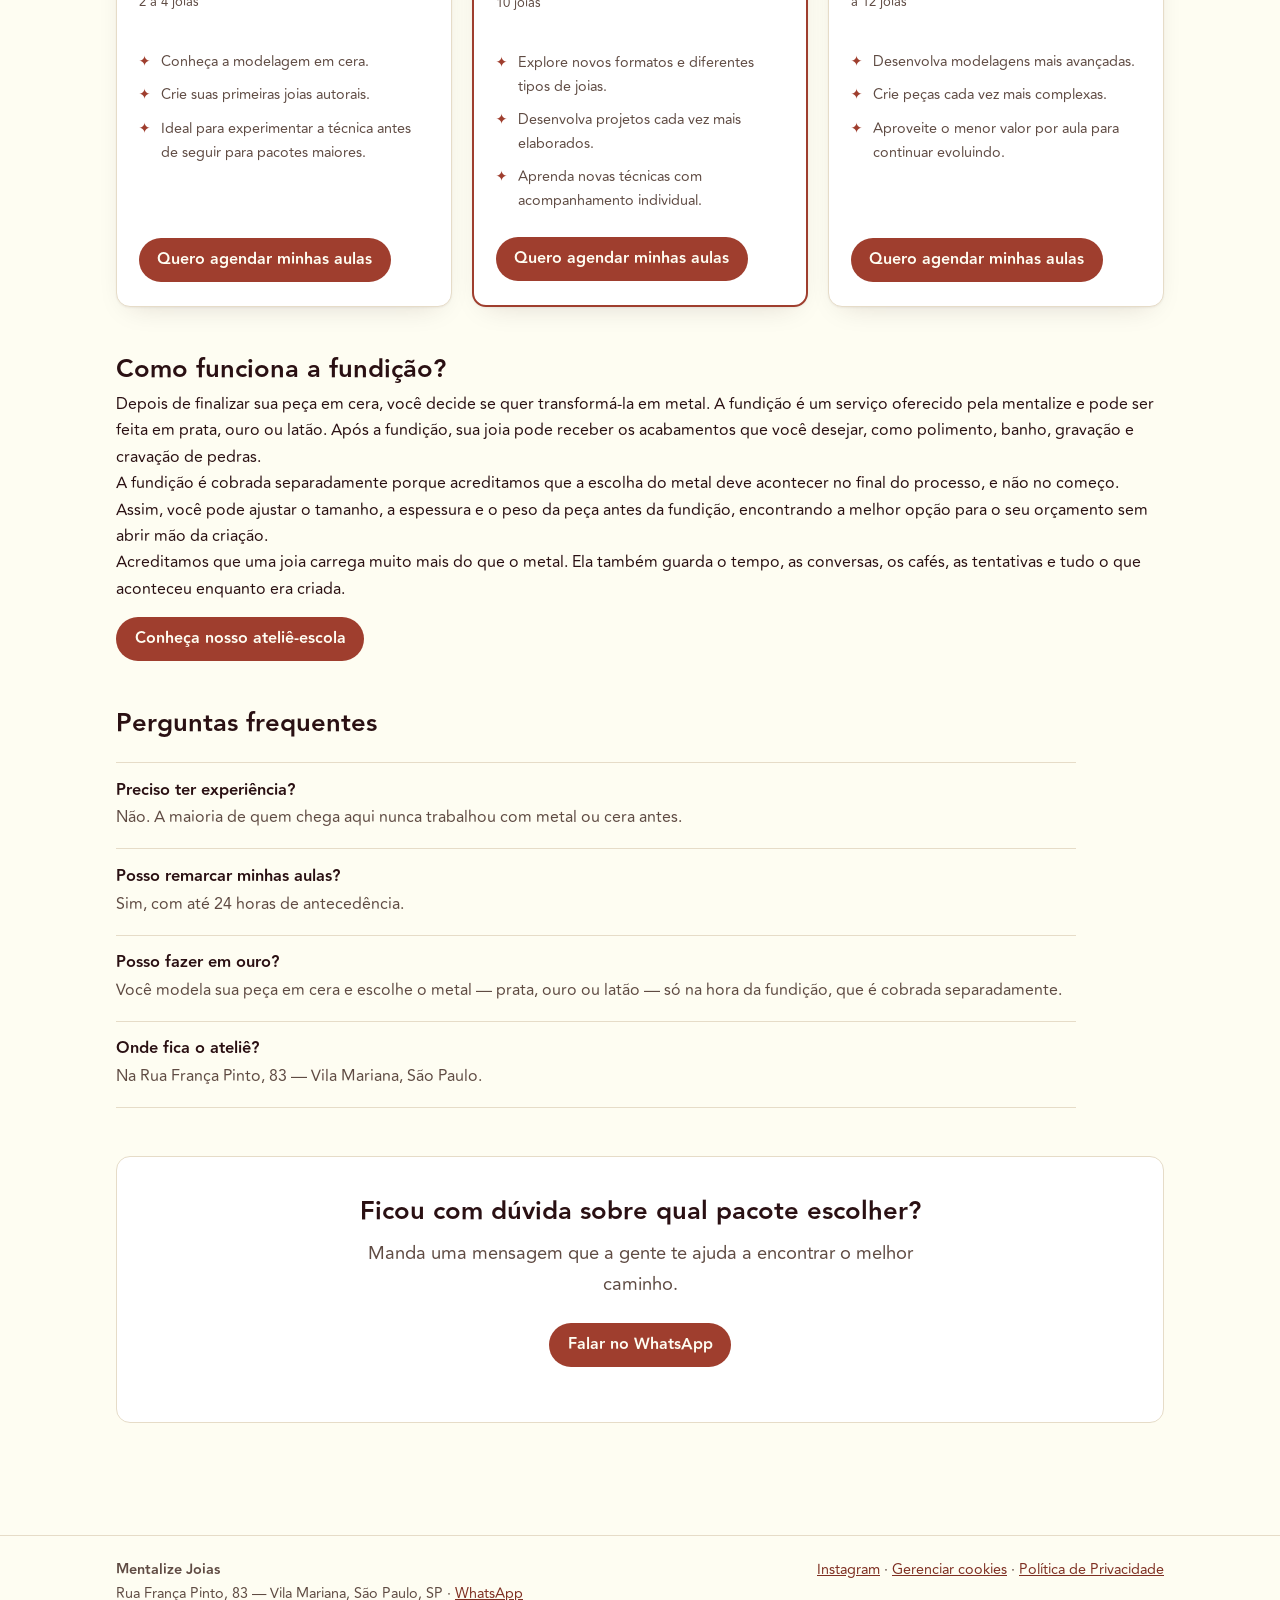
<file: cursos.html>
<!DOCTYPE html>
<html lang="pt-BR">
<head>
  <meta charset="utf-8">
  <meta name="viewport" content="width=device-width, initial-scale=1">

  <meta http-equiv="Content-Security-Policy" content="default-src 'self'; img-src 'self' data: https://www.facebook.com https://www.googletagmanager.com https://*.google-analytics.com https://www.google.com https://www.google.com.br https://googleads.g.doubleclick.net https://ad.doubleclick.net; style-src 'self'; font-src 'self'; script-src 'self' https://www.googletagmanager.com https://connect.facebook.net https://www.googleadservices.com https://googleads.g.doubleclick.net; connect-src 'self' https://www.googletagmanager.com https://*.google-analytics.com https://analytics.google.com https://*.analytics.google.com https://www.facebook.com https://connect.facebook.net https://www.google.com https://www.google.com.br https://googleads.g.doubleclick.net https://ad.doubleclick.net; frame-src https://www.googletagmanager.com https://td.doubleclick.net; base-uri 'self'; form-action 'none'; object-src 'none'">
  <meta name="referrer" content="strict-origin-when-cross-origin">
  <meta name="facebook-domain-verification" content="nsumc5o5z4t9rsflanp7e236a0eiyk">

  <title>Curso Regular de Joalheria em Cera — Mentalize Joias</title>
  <meta name="description" content="Aprenda joalheria por meio da modelagem em cera, em mesa compartilhada, na Vila Mariana. Pacotes a partir de R$ 337, sem experiência prévia.">

  <link rel="canonical" href="https://mentalizejoias.com.br/cursos.html">
  <meta property="og:type" content="website">
  <meta property="og:site_name" content="Mentalize Joias">
  <meta property="og:title" content="Curso Regular de Joalheria em Cera — Mentalize Joias">
  <meta property="og:description" content="Aprenda joalheria por meio da modelagem em cera, em mesa compartilhada, na Vila Mariana. Pacotes a partir de R$ 337.">
  <meta property="og:url" content="https://mentalizejoias.com.br/cursos.html">
  <meta property="og:image" content="https://mentalizejoias.com.br/assets/og-capa-negocio.png">
  <meta property="og:image:width" content="1200">
  <meta property="og:image:height" content="630">
  <meta property="og:locale" content="pt_BR">
  <meta name="twitter:card" content="summary_large_image">
  <meta name="twitter:title" content="Curso Regular de Joalheria em Cera — Mentalize Joias">
  <meta name="twitter:description" content="Aprenda joalheria por meio da modelagem em cera, em mesa compartilhada, na Vila Mariana. Pacotes a partir de R$ 337.">
  <meta name="twitter:image" content="https://mentalizejoias.com.br/assets/og-capa-negocio.png">

  <meta name="color-scheme" content="light dark">
  <meta name="theme-color" media="(prefers-color-scheme: light)" content="#fefdf2">
  <meta name="theme-color" media="(prefers-color-scheme: dark)" content="#2b2b1d">

  <link rel="icon" href="./assets/favicon.svg" type="image/svg+xml">
  <link rel="apple-touch-icon" href="./assets/icones/icone-256.png">
  <link rel="manifest" href="./manifest.webmanifest">

  <link rel="stylesheet" href="./css/tokens.css">
  <link rel="stylesheet" href="./css/base.css">
  <link rel="stylesheet" href="./css/componentes.css">
  <link rel="stylesheet" href="./css/negocio.css">

  <script src="./js/tema-boot.js"></script>
  <script type="module" src="./js/site.js"></script>
</head>
<body>
  <a class="pular" href="#conteudo">Pular para o conteúdo</a>

  <header class="topo">
    <cabecalho-site class="topo-conteudo" data-pagina="cursos" nome-negocio="Mentalize Joias">
      <a class="marca" href="./index.html" aria-label="Mentalize Joias — página inicial">
        <img class="marca-logo marca-logo--claro" src="./assets/logo-preto.png" alt="" width="128" height="24">
        <img class="marca-logo marca-logo--escuro" src="./assets/logo-branco.png" alt="" width="128" height="24">
      </a>
    </cabecalho-site>
    <noscript>
      <nav class="topo-conteudo" aria-label="Navegação principal">
        <a href="./index.html">Início</a>
        <a href="./aula-experimental.html">Aula Experimental</a>
        <a href="./cursos.html">Cursos</a>
        <a href="./aliancas.html">Alianças</a>
        <a href="./empresas.html">Empresas</a>
        <a href="./presente.html">Presente</a>
        <a href="./sobre.html">Sobre</a>
        <a href="./galeria.html">Galeria</a>
        <a href="./contato.html">Contato</a>
      </nav>
    </noscript>
  </header>

  <main id="conteudo">
    <section class="heroi">
      <h1>Curso regular de joalheria em cera</h1>
      <p class="lide">
        Aprenda joalheria por meio da modelagem em cera, uma técnica centenária que
        permite criar peças com liberdade de formas e detalhes. Como o projeto é
        desenvolvido primeiro em cera, você pode experimentar, testar e refazer
        quantas vezes quiser antes de escolher o metal da sua joia.
      </p>
      <p>Mais do que ensinar uma técnica, queremos que você descubra o prazer de criar com as próprias mãos.</p>
    </section>

    <section id="mesa-compartilhada">
      <h2>A mesa compartilhada é o coração da mentalize</h2>
      <p>
        Na joalheria, é comum que cada aluno trabalhe sozinho, em sua própria
        bancada, muitas vezes voltado para a parede. Na mentalize, escolhemos fazer
        diferente.
      </p>
      <p>
        Nossas aulas acontecem ao redor de uma mesa compartilhada. Cada pessoa
        desenvolve seu próprio projeto, mas aprende também acompanhando os
        processos de quem está ao lado. As dúvidas, as descobertas, as referências
        e as conversas circulam pela mesa tanto quanto as ferramentas.
      </p>
      <p>
        Acreditamos que aprender joalheria também é aprender em comunidade. Uma boa
        ideia inspira outra, um desafio vira aprendizado coletivo e, muitas vezes, a
        solução para a sua peça nasce enquanto você observa a criação de alguém.
      </p>
      <p>
        Enquanto criamos, a mesa também recebe café fresquinho de produtores locais
        e quitutes preparados por pequenos comércios da vizinhança. Faz parte da
        nossa forma de ensinar: compartilhar o processo, o tempo e tudo aquilo que
        acontece entre uma joia e outra. No fim das contas, a joia é apenas uma
        parte da experiência.
      </p>
    </section>

    <section id="como-funcionam">
      <h2>Como funcionam as aulas</h2>
      <ul class="lista-marcada">
        <li>Turmas pequenas, com acompanhamento individual.</li>
        <li>Cada aluno desenvolve seus próprios projetos desde a primeira aula.</li>
        <li>Escolha os dias e horários que funcionam melhor para você.</li>
        <li>Faça uma ou várias aulas por semana.</li>
        <li>Remarque suas aulas com até 24 horas de antecedência.</li>
        <li>Desenvolva suas peças em cera e escolha o metal apenas quando decidir fundi-las.</li>
      </ul>
    </section>

    <section id="pacotes">
      <h2>Escolha por onde começar</h2>
      <p class="lide">
        Cada pessoa chega à mentalize por um motivo diferente. Algumas querem
        experimentar a joalheria pela primeira vez. Outras desejam desenvolver um
        hobby ou aprofundar sua prática. Escolha o plano que faz mais sentido para
        você.
      </p>

      <p class="faixa-promo">🎉 10% OFF em qualquer pacote comprando em dupla</p>

      <div class="grade-precos">
        <article class="card-preco">
          <h3>🌱 Experimentar</h3>
          <div class="preco">A partir de R$ 337</div>
          <div class="preco-nota">Pacotes de 2 a 4 aulas · produza, em média, de 2 a 4 joias</div>
          <ul>
            <li>Conheça a modelagem em cera.</li>
            <li>Crie suas primeiras joias autorais.</li>
            <li>Ideal para experimentar a técnica antes de seguir para pacotes maiores.</li>
          </ul>
          <a class="botao botao-primario" href="https://wa.me/5511963177116?text=Ol%C3%A1%21%20Gostaria%20de%20agendar%20minhas%20aulas%20e%20saber%20mais%20sobre%20o%20pacote%20de%202%20a%204%20aulas%20de%20modelagem%20em%20cera.&amp;utm_content=cursos_experimentar" target="_blank" rel="noopener noreferrer">Quero agendar minhas aulas</a>
        </article>

        <article class="card-preco card-preco-destaque">
          <span class="etiqueta">Mais escolhido</span>
          <h3>✨ Desenvolver</h3>
          <div class="preco">A partir de R$ 1.697</div>
          <div class="preco-nota">Pacote de 12 aulas · produza, em média, de 6 a 10 joias</div>
          <ul>
            <li>Explore novos formatos e diferentes tipos de joias.</li>
            <li>Desenvolva projetos cada vez mais elaborados.</li>
            <li>Aprenda novas técnicas com acompanhamento individual.</li>
          </ul>
          <a class="botao botao-primario" href="https://wa.me/5511963177116?text=Ol%C3%A1%21%20Gostaria%20de%20agendar%20minhas%20aulas%20e%20saber%20mais%20sobre%20o%20pacote%20de%2012%20aulas%20de%20modelagem%20em%20cera.&amp;utm_content=cursos_desenvolver" target="_blank" rel="noopener noreferrer">Quero agendar minhas aulas</a>
        </article>

        <article class="card-preco">
          <h3>💎 Aprofundar</h3>
          <div class="preco">A partir de R$ 3.197</div>
          <div class="preco-nota">Pacote de 24 aulas · produza, em média, de 10 a 12 joias</div>
          <ul>
            <li>Desenvolva modelagens mais avançadas.</li>
            <li>Crie peças cada vez mais complexas.</li>
            <li>Aproveite o menor valor por aula para continuar evoluindo.</li>
          </ul>
          <a class="botao botao-primario" href="https://wa.me/5511963177116?text=Ol%C3%A1%21%20Gostaria%20de%20agendar%20minhas%20aulas%20e%20saber%20mais%20sobre%20o%20pacote%20de%2024%20aulas%20de%20modelagem%20em%20cera.&amp;utm_content=cursos_aprofundar" target="_blank" rel="noopener noreferrer">Quero agendar minhas aulas</a>
        </article>
      </div>
    </section>

    <section id="fundicao">
      <h2>Como funciona a fundição?</h2>
      <p>
        Depois de finalizar sua peça em cera, você decide se quer transformá-la em
        metal. A fundição é um serviço oferecido pela mentalize e pode ser feita em
        prata, ouro ou latão. Após a fundição, sua joia pode receber os acabamentos
        que você desejar, como polimento, banho, gravação e cravação de pedras.
      </p>
      <p>
        A fundição é cobrada separadamente porque acreditamos que a escolha do
        metal deve acontecer no final do processo, e não no começo. Assim, você
        pode ajustar o tamanho, a espessura e o peso da peça antes da fundição,
        encontrando a melhor opção para o seu orçamento sem abrir mão da criação.
      </p>
      <p>
        Acreditamos que uma joia carrega muito mais do que o metal. Ela também
        guarda o tempo, as conversas, os cafés, as tentativas e tudo o que
        aconteceu enquanto era criada.
      </p>
      <div class="grupo-botoes">
        <a class="botao botao-primario" href="https://wa.me/5511963177116?text=Ol%C3%A1%21%20Gostaria%20de%20conhecer%20o%20ateli%C3%AA-escola%20da%20Mentalize.&amp;utm_content=cursos_fundicao" target="_blank" rel="noopener noreferrer">Conheça nosso ateliê-escola</a>
      </div>
    </section>

    <section id="faq">
      <h2>Perguntas frequentes</h2>
      <div class="lista-faq">
        <div class="faq-item">
          <h3>Preciso ter experiência?</h3>
          <p>Não. A maioria de quem chega aqui nunca trabalhou com metal ou cera antes.</p>
        </div>
        <div class="faq-item">
          <h3>Posso remarcar minhas aulas?</h3>
          <p>Sim, com até 24 horas de antecedência.</p>
        </div>
        <div class="faq-item">
          <h3>Posso fazer em ouro?</h3>
          <p>Você modela sua peça em cera e escolhe o metal — prata, ouro ou latão — só na hora da fundição, que é cobrada separadamente.</p>
        </div>
        <div class="faq-item">
          <h3>Onde fica o ateliê?</h3>
          <p>Na Rua França Pinto, 83 — Vila Mariana, São Paulo.</p>
        </div>
      </div>
    </section>

    <section class="faixa-cta">
      <h2>Ficou com dúvida sobre qual pacote escolher?</h2>
      <p class="lide">Manda uma mensagem que a gente te ajuda a encontrar o melhor caminho.</p>
      <div class="grupo-botoes">
        <a class="botao botao-primario" href="https://wa.me/5511963177116?utm_content=cursos_cta_final" target="_blank" rel="noopener noreferrer">Falar no WhatsApp</a>
      </div>
    </section>
  </main>

  <footer class="rodape rodape-negocio">
    <div class="rodape-conteudo">
      <div>
        <strong>Mentalize Joias</strong>
        <p>Rua França Pinto, 83 — Vila Mariana, São Paulo, SP · <a href="https://wa.me/5511963177116?utm_content=rodape" target="_blank" rel="noopener noreferrer">WhatsApp</a></p>
      </div>
      <p>
        <a href="https://www.instagram.com/mentalize.joias" target="_blank" rel="noopener noreferrer">Instagram</a>
        · <a href="#" class="gerenciar-cookies">Gerenciar cookies</a>
        · <a href="./privacidade.html">Política de Privacidade</a>
      </p>
    </div>
  </footer>
</body>
</html>
</file>
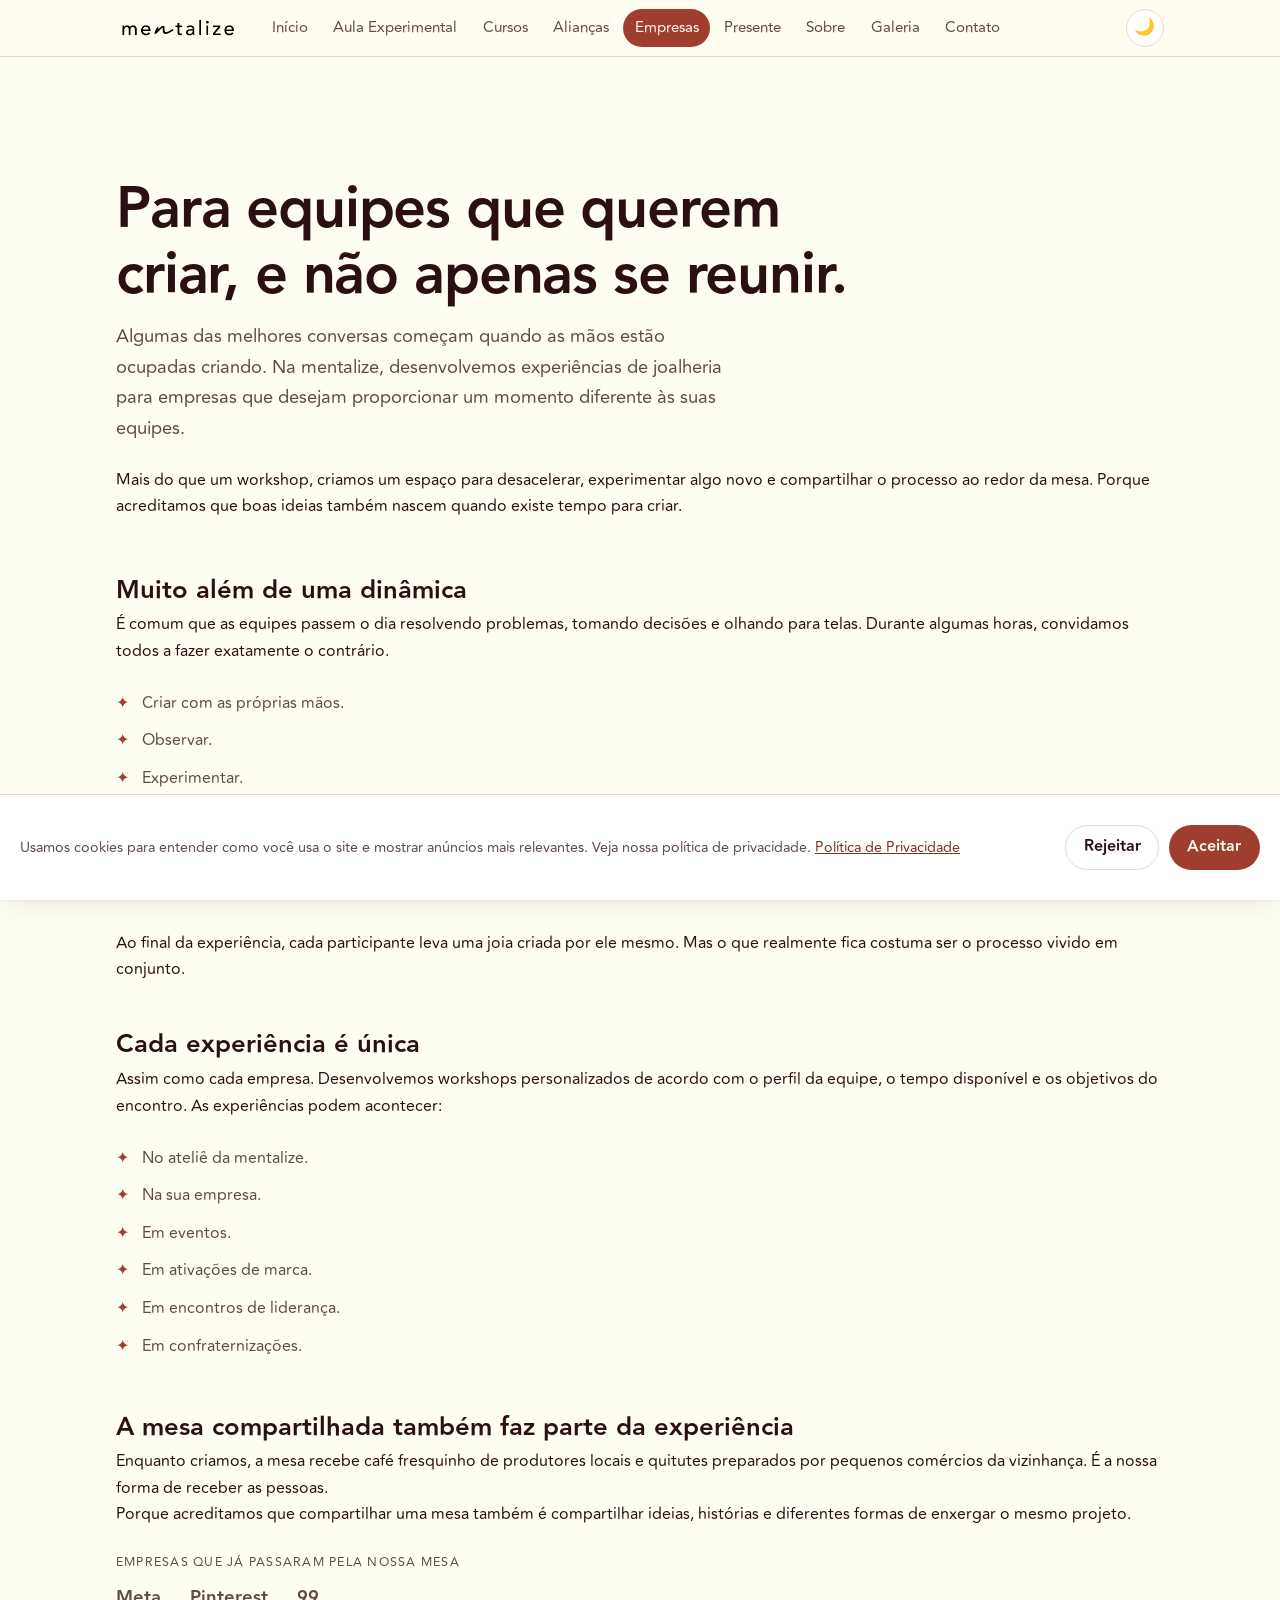
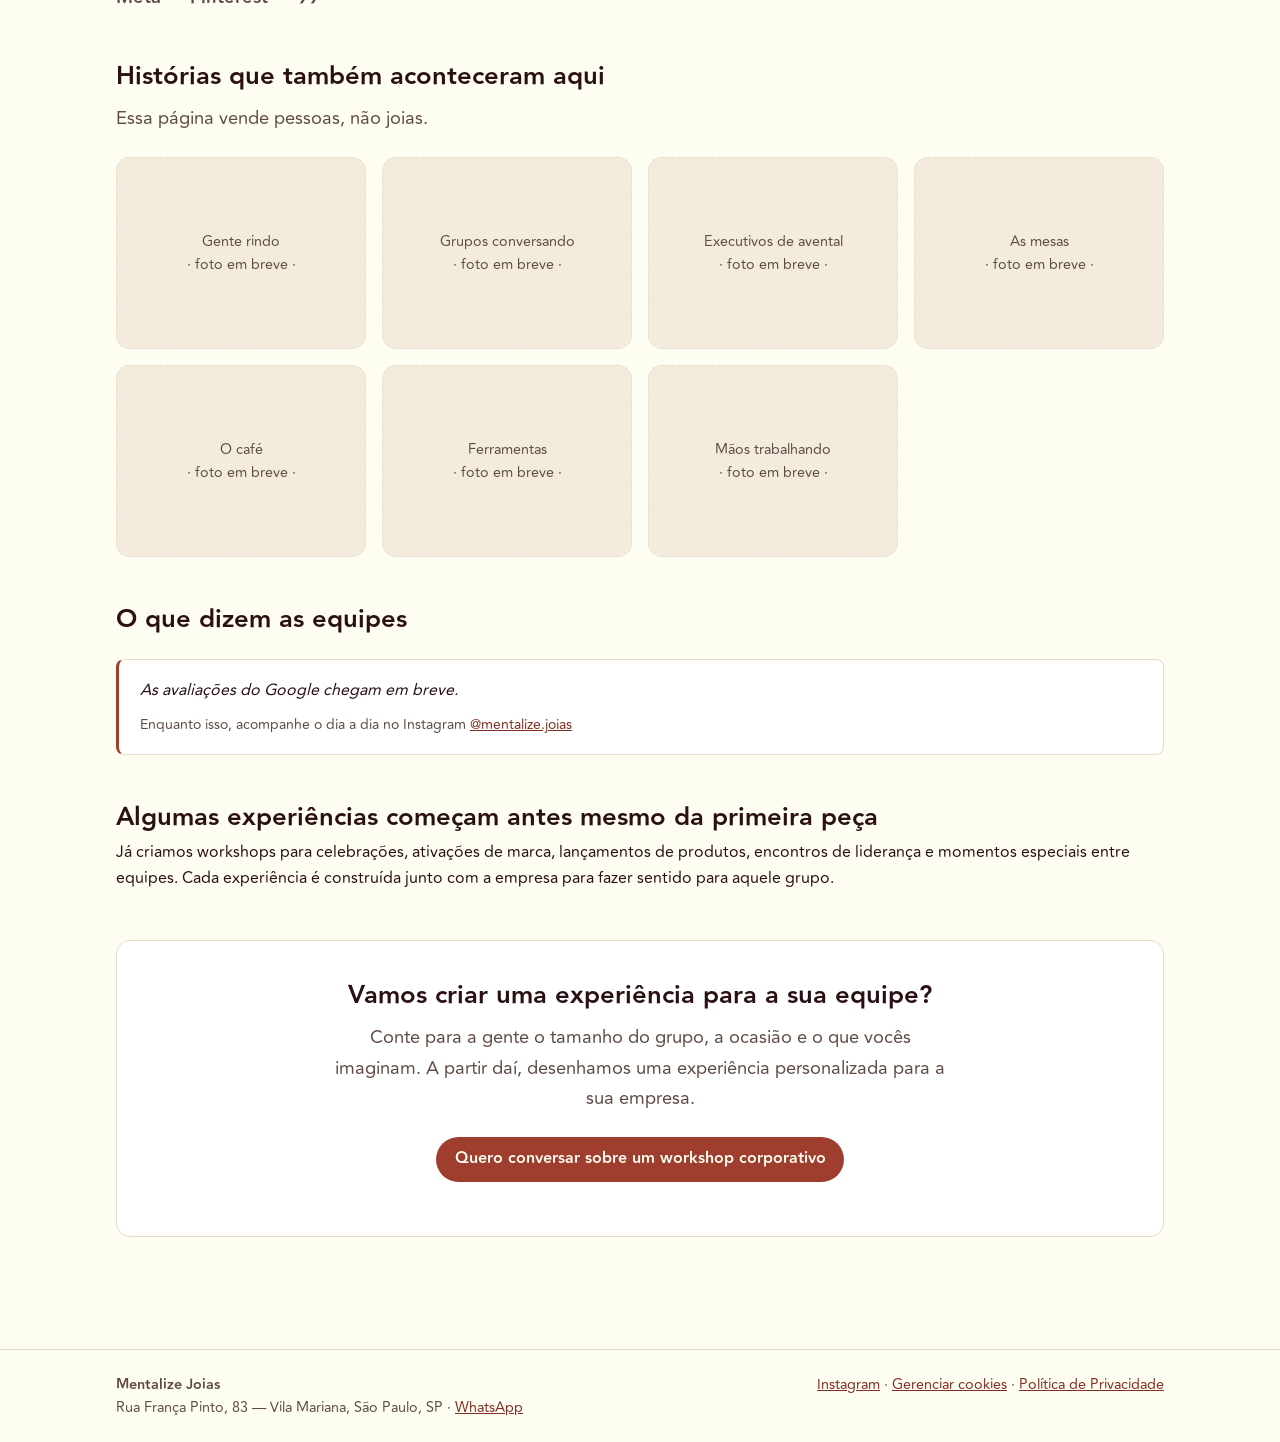
<file: empresas.html>
<!DOCTYPE html>
<html lang="pt-BR">
<head>
  <meta charset="utf-8">
  <meta name="viewport" content="width=device-width, initial-scale=1">

  <meta http-equiv="Content-Security-Policy" content="default-src 'self'; img-src 'self' data: https://www.facebook.com https://www.googletagmanager.com https://*.google-analytics.com https://www.google.com https://www.google.com.br https://googleads.g.doubleclick.net https://ad.doubleclick.net; style-src 'self'; font-src 'self'; script-src 'self' https://www.googletagmanager.com https://connect.facebook.net https://www.googleadservices.com https://googleads.g.doubleclick.net; connect-src 'self' https://www.googletagmanager.com https://*.google-analytics.com https://analytics.google.com https://*.analytics.google.com https://www.facebook.com https://connect.facebook.net https://www.google.com https://www.google.com.br https://googleads.g.doubleclick.net https://ad.doubleclick.net; frame-src https://www.googletagmanager.com https://td.doubleclick.net; base-uri 'self'; form-action 'none'; object-src 'none'">
  <meta name="referrer" content="strict-origin-when-cross-origin">
  <meta name="facebook-domain-verification" content="nsumc5o5z4t9rsflanp7e236a0eiyk">

  <title>Workshops de Joalheria para Empresas — Mentalize Joias</title>
  <meta name="description" content="Experiências de joalheria para equipes: um espaço para desacelerar, criar com as próprias mãos e compartilhar o processo ao redor da mesa.">

  <link rel="canonical" href="https://mentalizejoias.com.br/empresas.html">
  <meta property="og:type" content="website">
  <meta property="og:site_name" content="Mentalize Joias">
  <meta property="og:title" content="Workshops de Joalheria para Empresas — Mentalize Joias">
  <meta property="og:description" content="Experiências de joalheria para equipes: um espaço para desacelerar, criar e compartilhar o processo ao redor da mesa.">
  <meta property="og:url" content="https://mentalizejoias.com.br/empresas.html">
  <meta property="og:image" content="https://mentalizejoias.com.br/assets/og-capa-negocio.png">
  <meta property="og:image:width" content="1200">
  <meta property="og:image:height" content="630">
  <meta property="og:locale" content="pt_BR">
  <meta name="twitter:card" content="summary_large_image">
  <meta name="twitter:title" content="Workshops de Joalheria para Empresas — Mentalize Joias">
  <meta name="twitter:description" content="Experiências de joalheria para equipes: um espaço para desacelerar, criar e compartilhar o processo ao redor da mesa.">
  <meta name="twitter:image" content="https://mentalizejoias.com.br/assets/og-capa-negocio.png">

  <meta name="color-scheme" content="light dark">
  <meta name="theme-color" media="(prefers-color-scheme: light)" content="#fefdf2">
  <meta name="theme-color" media="(prefers-color-scheme: dark)" content="#2b2b1d">

  <link rel="icon" href="./assets/favicon.svg" type="image/svg+xml">
  <link rel="apple-touch-icon" href="./assets/icones/icone-256.png">
  <link rel="manifest" href="./manifest.webmanifest">

  <link rel="stylesheet" href="./css/tokens.css">
  <link rel="stylesheet" href="./css/base.css">
  <link rel="stylesheet" href="./css/componentes.css">
  <link rel="stylesheet" href="./css/negocio.css">

  <script src="./js/tema-boot.js"></script>
  <script type="module" src="./js/site.js"></script>
</head>
<body>
  <a class="pular" href="#conteudo">Pular para o conteúdo</a>

  <header class="topo">
    <cabecalho-site class="topo-conteudo" data-pagina="empresas" nome-negocio="Mentalize Joias">
      <a class="marca" href="./index.html" aria-label="Mentalize Joias — página inicial">
        <img class="marca-logo marca-logo--claro" src="./assets/logo-preto.png" alt="" width="128" height="24">
        <img class="marca-logo marca-logo--escuro" src="./assets/logo-branco.png" alt="" width="128" height="24">
      </a>
    </cabecalho-site>
    <noscript>
      <nav class="topo-conteudo" aria-label="Navegação principal">
        <a href="./index.html">Início</a>
        <a href="./aula-experimental.html">Aula Experimental</a>
        <a href="./cursos.html">Cursos</a>
        <a href="./aliancas.html">Alianças</a>
        <a href="./empresas.html">Empresas</a>
        <a href="./presente.html">Presente</a>
        <a href="./sobre.html">Sobre</a>
        <a href="./galeria.html">Galeria</a>
        <a href="./contato.html">Contato</a>
      </nav>
    </noscript>
  </header>

  <main id="conteudo">
    <section class="heroi">
      <h1>Para equipes que querem criar, e não apenas se reunir.</h1>
      <p class="lide">
        Algumas das melhores conversas começam quando as mãos estão ocupadas
        criando. Na mentalize, desenvolvemos experiências de joalheria para
        empresas que desejam proporcionar um momento diferente às suas equipes.
      </p>
      <p>
        Mais do que um workshop, criamos um espaço para desacelerar, experimentar
        algo novo e compartilhar o processo ao redor da mesa. Porque acreditamos
        que boas ideias também nascem quando existe tempo para criar.
      </p>
    </section>

    <section id="dinamica">
      <h2>Muito além de uma dinâmica</h2>
      <p>
        É comum que as equipes passem o dia resolvendo problemas, tomando decisões
        e olhando para telas. Durante algumas horas, convidamos todos a fazer
        exatamente o contrário.
      </p>
      <ul class="lista-marcada">
        <li>Criar com as próprias mãos.</li>
        <li>Observar.</li>
        <li>Experimentar.</li>
        <li>Conversar.</li>
        <li>Errar.</li>
        <li>Descobrir.</li>
      </ul>
      <p>
        Ao final da experiência, cada participante leva uma joia criada por ele
        mesmo. Mas o que realmente fica costuma ser o processo vivido em conjunto.
      </p>
    </section>

    <section id="formatos">
      <h2>Cada experiência é única</h2>
      <p>
        Assim como cada empresa. Desenvolvemos workshops personalizados de acordo
        com o perfil da equipe, o tempo disponível e os objetivos do encontro. As
        experiências podem acontecer:
      </p>
      <ul class="lista-marcada">
        <li>No ateliê da mentalize.</li>
        <li>Na sua empresa.</li>
        <li>Em eventos.</li>
        <li>Em ativações de marca.</li>
        <li>Em encontros de liderança.</li>
        <li>Em confraternizações.</li>
      </ul>
    </section>

    <section id="mesa">
      <h2>A mesa compartilhada também faz parte da experiência</h2>
      <p>
        Enquanto criamos, a mesa recebe café fresquinho de produtores locais e
        quitutes preparados por pequenos comércios da vizinhança. É a nossa forma
        de receber as pessoas.
      </p>
      <p>
        Porque acreditamos que compartilhar uma mesa também é compartilhar ideias,
        histórias e diferentes formas de enxergar o mesmo projeto.
      </p>
      <div class="faixa-clientes">
        <p class="rotulo-clientes">Empresas que já passaram pela nossa mesa</p>
        <ul class="logos-clientes">
          <li>Meta</li>
          <li>Pinterest</li>
          <li>99</li>
        </ul>
      </div>
    </section>

    <section id="fotos">
      <h2>Histórias que também aconteceram aqui</h2>
      <p class="lide">Essa página vende pessoas, não joias.</p>
      <div class="grade-galeria">
        <figure><div class="galeria-em-breve">Gente rindo<br>· foto em breve ·</div></figure>
        <figure><div class="galeria-em-breve">Grupos conversando<br>· foto em breve ·</div></figure>
        <figure><div class="galeria-em-breve">Executivos de avental<br>· foto em breve ·</div></figure>
        <figure><div class="galeria-em-breve">As mesas<br>· foto em breve ·</div></figure>
        <figure><div class="galeria-em-breve">O café<br>· foto em breve ·</div></figure>
        <figure><div class="galeria-em-breve">Ferramentas<br>· foto em breve ·</div></figure>
        <figure><div class="galeria-em-breve">Mãos trabalhando<br>· foto em breve ·</div></figure>
      </div>
    </section>

    <section id="depoimentos">
      <h2>O que dizem as equipes</h2>
      <div class="grade-depoimentos">
        <blockquote class="depoimento">
          <p>As avaliações do Google chegam em breve.</p>
          <footer>Enquanto isso, acompanhe o dia a dia no Instagram <a href="https://www.instagram.com/mentalize.joias" target="_blank" rel="noopener noreferrer">@mentalize.joias</a></footer>
        </blockquote>
      </div>
    </section>

    <section id="antes-da-peca">
      <h2>Algumas experiências começam antes mesmo da primeira peça</h2>
      <p>
        Já criamos workshops para celebrações, ativações de marca, lançamentos de
        produtos, encontros de liderança e momentos especiais entre equipes. Cada
        experiência é construída junto com a empresa para fazer sentido para
        aquele grupo.
      </p>
    </section>

    <section class="faixa-cta">
      <h2>Vamos criar uma experiência para a sua equipe?</h2>
      <p class="lide">Conte para a gente o tamanho do grupo, a ocasião e o que vocês imaginam. A partir daí, desenhamos uma experiência personalizada para a sua empresa.</p>
      <div class="grupo-botoes">
        <a class="botao botao-primario" href="https://wa.me/5511963177116?text=Ol%C3%A1%21%20Gostaria%20de%20conversar%20sobre%20um%20workshop%20corporativo%20de%20joalheria%20para%20minha%20equipe.&amp;utm_content=empresas_cta_final" target="_blank" rel="noopener noreferrer">Quero conversar sobre um workshop corporativo</a>
      </div>
    </section>
  </main>

  <footer class="rodape rodape-negocio">
    <div class="rodape-conteudo">
      <div>
        <strong>Mentalize Joias</strong>
        <p>Rua França Pinto, 83 — Vila Mariana, São Paulo, SP · <a href="https://wa.me/5511963177116?utm_content=rodape" target="_blank" rel="noopener noreferrer">WhatsApp</a></p>
      </div>
      <p>
        <a href="https://www.instagram.com/mentalize.joias" target="_blank" rel="noopener noreferrer">Instagram</a>
        · <a href="#" class="gerenciar-cookies">Gerenciar cookies</a>
        · <a href="./privacidade.html">Política de Privacidade</a>
      </p>
    </div>
  </footer>
</body>
</html>
</file>
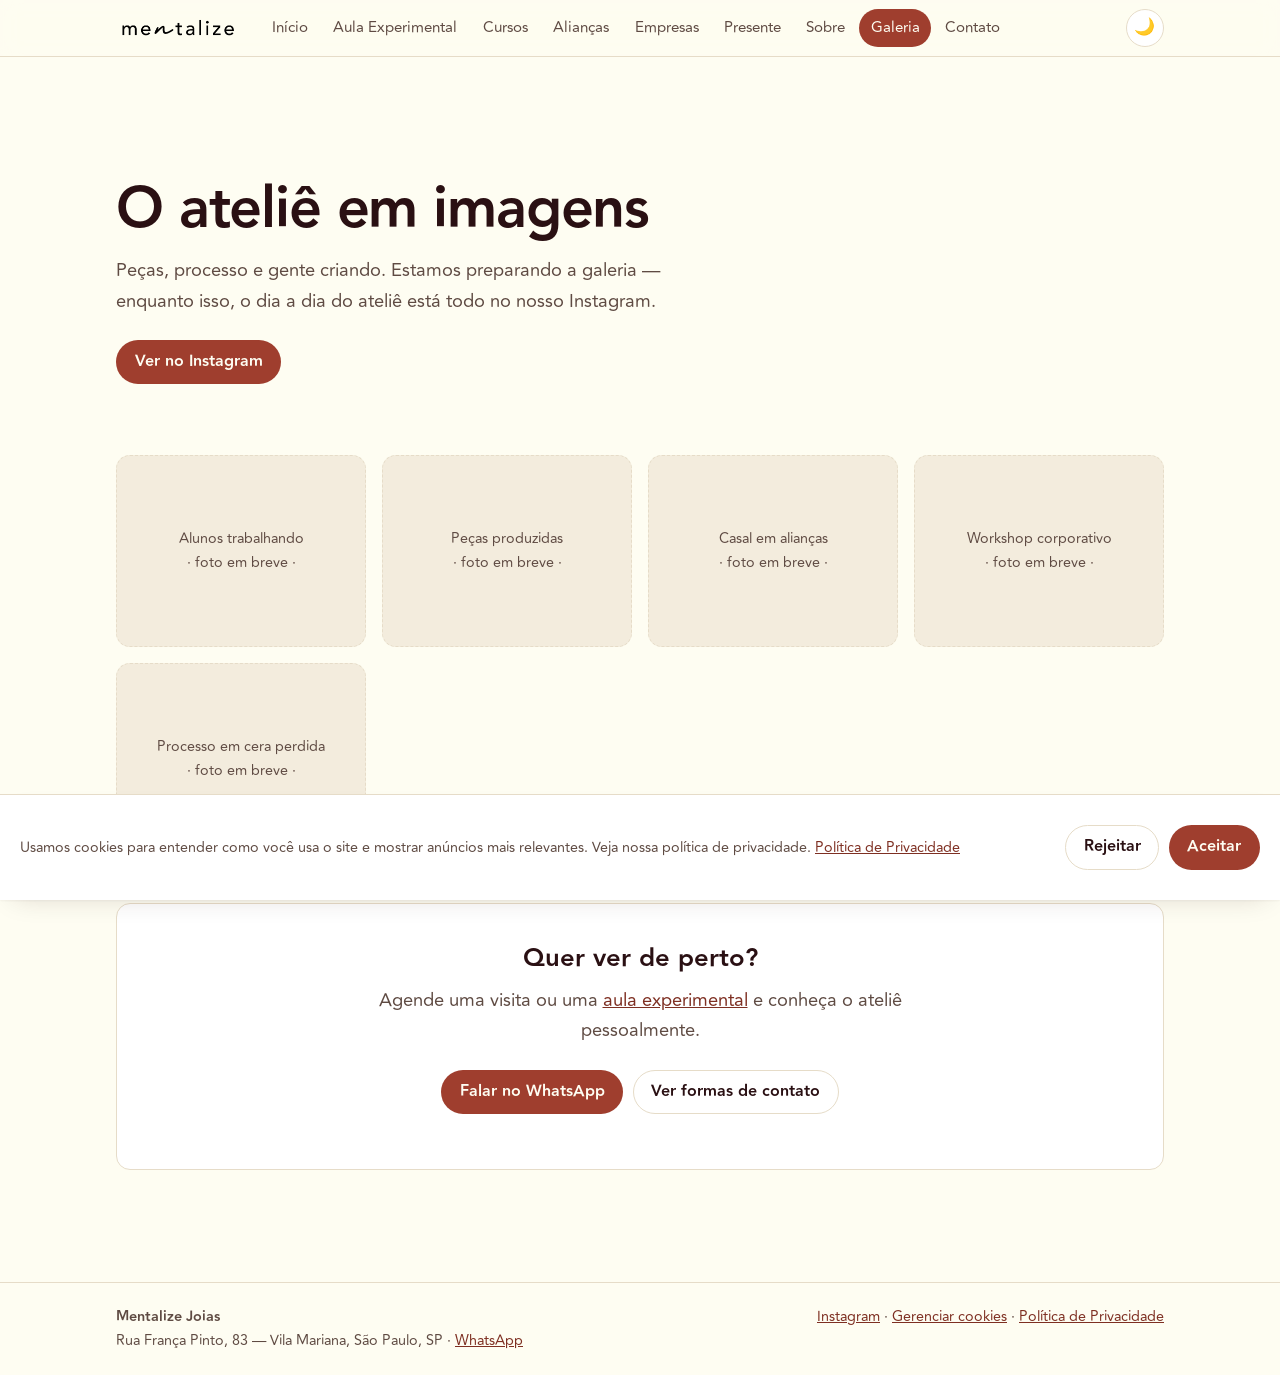
<file: galeria.html>
<!DOCTYPE html>
<html lang="pt-BR">
<head>
  <meta charset="utf-8">
  <meta name="viewport" content="width=device-width, initial-scale=1">

  <meta http-equiv="Content-Security-Policy" content="default-src 'self'; img-src 'self' data: https://www.facebook.com https://www.googletagmanager.com https://*.google-analytics.com https://www.google.com https://www.google.com.br https://googleads.g.doubleclick.net https://ad.doubleclick.net; style-src 'self'; font-src 'self'; script-src 'self' https://www.googletagmanager.com https://connect.facebook.net https://www.googleadservices.com https://googleads.g.doubleclick.net; connect-src 'self' https://www.googletagmanager.com https://*.google-analytics.com https://analytics.google.com https://*.analytics.google.com https://www.facebook.com https://connect.facebook.net https://www.google.com https://www.google.com.br https://googleads.g.doubleclick.net https://ad.doubleclick.net; frame-src https://www.googletagmanager.com https://td.doubleclick.net; base-uri 'self'; form-action 'none'; object-src 'none'">
  <meta name="referrer" content="strict-origin-when-cross-origin">
  <meta name="facebook-domain-verification" content="nsumc5o5z4t9rsflanp7e236a0eiyk">

  <!--
    Página fora do índice de busca: galeria tem pouco conteúdo textual único.
    "follow" mantém o crédito de link fluindo pro resto do site.
  -->
  <meta name="robots" content="noindex, follow">

  <title>Galeria — Mentalize Joias</title>
  <meta name="description" content="Peças, processo e gente criando no ateliê Mentalize Joias.">

  <link rel="canonical" href="https://mentalizejoias.com.br/galeria.html">
  <meta property="og:type" content="website">
  <meta property="og:site_name" content="Mentalize Joias">
  <meta property="og:title" content="Galeria — Mentalize Joias">
  <meta property="og:description" content="Peças, processo e gente criando no ateliê Mentalize Joias.">
  <meta property="og:url" content="https://mentalizejoias.com.br/galeria.html">
  <meta property="og:image" content="https://mentalizejoias.com.br/assets/og-capa-negocio.png">
  <meta property="og:image:width" content="1200">
  <meta property="og:image:height" content="630">
  <meta property="og:locale" content="pt_BR">
  <meta name="twitter:card" content="summary_large_image">
  <meta name="twitter:title" content="Galeria — Mentalize Joias">
  <meta name="twitter:description" content="Peças, processo e gente criando no ateliê Mentalize Joias.">
  <meta name="twitter:image" content="https://mentalizejoias.com.br/assets/og-capa-negocio.png">

  <meta name="color-scheme" content="light dark">
  <meta name="theme-color" media="(prefers-color-scheme: light)" content="#fefdf2">
  <meta name="theme-color" media="(prefers-color-scheme: dark)" content="#2b2b1d">

  <link rel="icon" href="./assets/favicon.svg" type="image/svg+xml">
  <link rel="apple-touch-icon" href="./assets/icones/icone-256.png">
  <link rel="manifest" href="./manifest.webmanifest">

  <link rel="stylesheet" href="./css/tokens.css">
  <link rel="stylesheet" href="./css/base.css">
  <link rel="stylesheet" href="./css/componentes.css">
  <link rel="stylesheet" href="./css/negocio.css">

  <script src="./js/tema-boot.js"></script>
  <script type="module" src="./js/site.js"></script>
</head>
<body>
  <a class="pular" href="#conteudo">Pular para o conteúdo</a>

  <header class="topo">
    <cabecalho-site class="topo-conteudo" data-pagina="galeria" nome-negocio="Mentalize Joias">
      <a class="marca" href="./index.html" aria-label="Mentalize Joias — página inicial">
        <img class="marca-logo marca-logo--claro" src="./assets/logo-preto.png" alt="" width="128" height="24">
        <img class="marca-logo marca-logo--escuro" src="./assets/logo-branco.png" alt="" width="128" height="24">
      </a>
    </cabecalho-site>
    <noscript>
      <nav class="topo-conteudo" aria-label="Navegação principal">
        <a href="./index.html">Início</a>
        <a href="./aula-experimental.html">Aula Experimental</a>
        <a href="./cursos.html">Cursos</a>
        <a href="./aliancas.html">Alianças</a>
        <a href="./empresas.html">Empresas</a>
        <a href="./presente.html">Presente</a>
        <a href="./sobre.html">Sobre</a>
        <a href="./galeria.html">Galeria</a>
        <a href="./contato.html">Contato</a>
      </nav>
    </noscript>
  </header>

  <main id="conteudo">
    <section class="heroi">
      <h1>O ateliê em imagens</h1>
      <p class="lide">
        Peças, processo e gente criando. Estamos preparando a galeria — enquanto
        isso, o dia a dia do ateliê está todo no nosso Instagram.
      </p>
      <div class="grupo-botoes">
        <a class="botao botao-primario" href="https://www.instagram.com/mentalize.joias" target="_blank" rel="noopener noreferrer">Ver no Instagram</a>
      </div>
    </section>

    <section id="fotos">
      <div class="grade-galeria">
        <figure>
          <div class="galeria-em-breve">Alunos trabalhando<br>· foto em breve ·</div>
        </figure>
        <figure>
          <div class="galeria-em-breve">Peças produzidas<br>· foto em breve ·</div>
        </figure>
        <figure>
          <div class="galeria-em-breve">Casal em alianças<br>· foto em breve ·</div>
        </figure>
        <figure>
          <div class="galeria-em-breve">Workshop corporativo<br>· foto em breve ·</div>
        </figure>
        <figure>
          <div class="galeria-em-breve">Processo em cera perdida<br>· foto em breve ·</div>
        </figure>
      </div>
    </section>

    <section class="faixa-cta">
      <h2>Quer ver de perto?</h2>
      <p class="lide">Agende uma visita ou uma <a href="./aula-experimental.html">aula experimental</a> e conheça o ateliê pessoalmente.</p>
      <div class="grupo-botoes">
        <a class="botao botao-primario" href="https://wa.me/5511963177116?utm_content=galeria_cta_final" target="_blank" rel="noopener noreferrer">Falar no WhatsApp</a>
        <a class="botao" href="./contato.html">Ver formas de contato</a>
      </div>
    </section>
  </main>

  <footer class="rodape rodape-negocio">
    <div class="rodape-conteudo">
      <div>
        <strong>Mentalize Joias</strong>
        <p>Rua França Pinto, 83 — Vila Mariana, São Paulo, SP · <a href="https://wa.me/5511963177116?utm_content=rodape" target="_blank" rel="noopener noreferrer">WhatsApp</a></p>
      </div>
      <p>
        <a href="https://www.instagram.com/mentalize.joias" target="_blank" rel="noopener noreferrer">Instagram</a>
        · <a href="#" class="gerenciar-cookies">Gerenciar cookies</a>
        · <a href="./privacidade.html">Política de Privacidade</a>
      </p>
    </div>
  </footer>
</body>
</html>
</file>
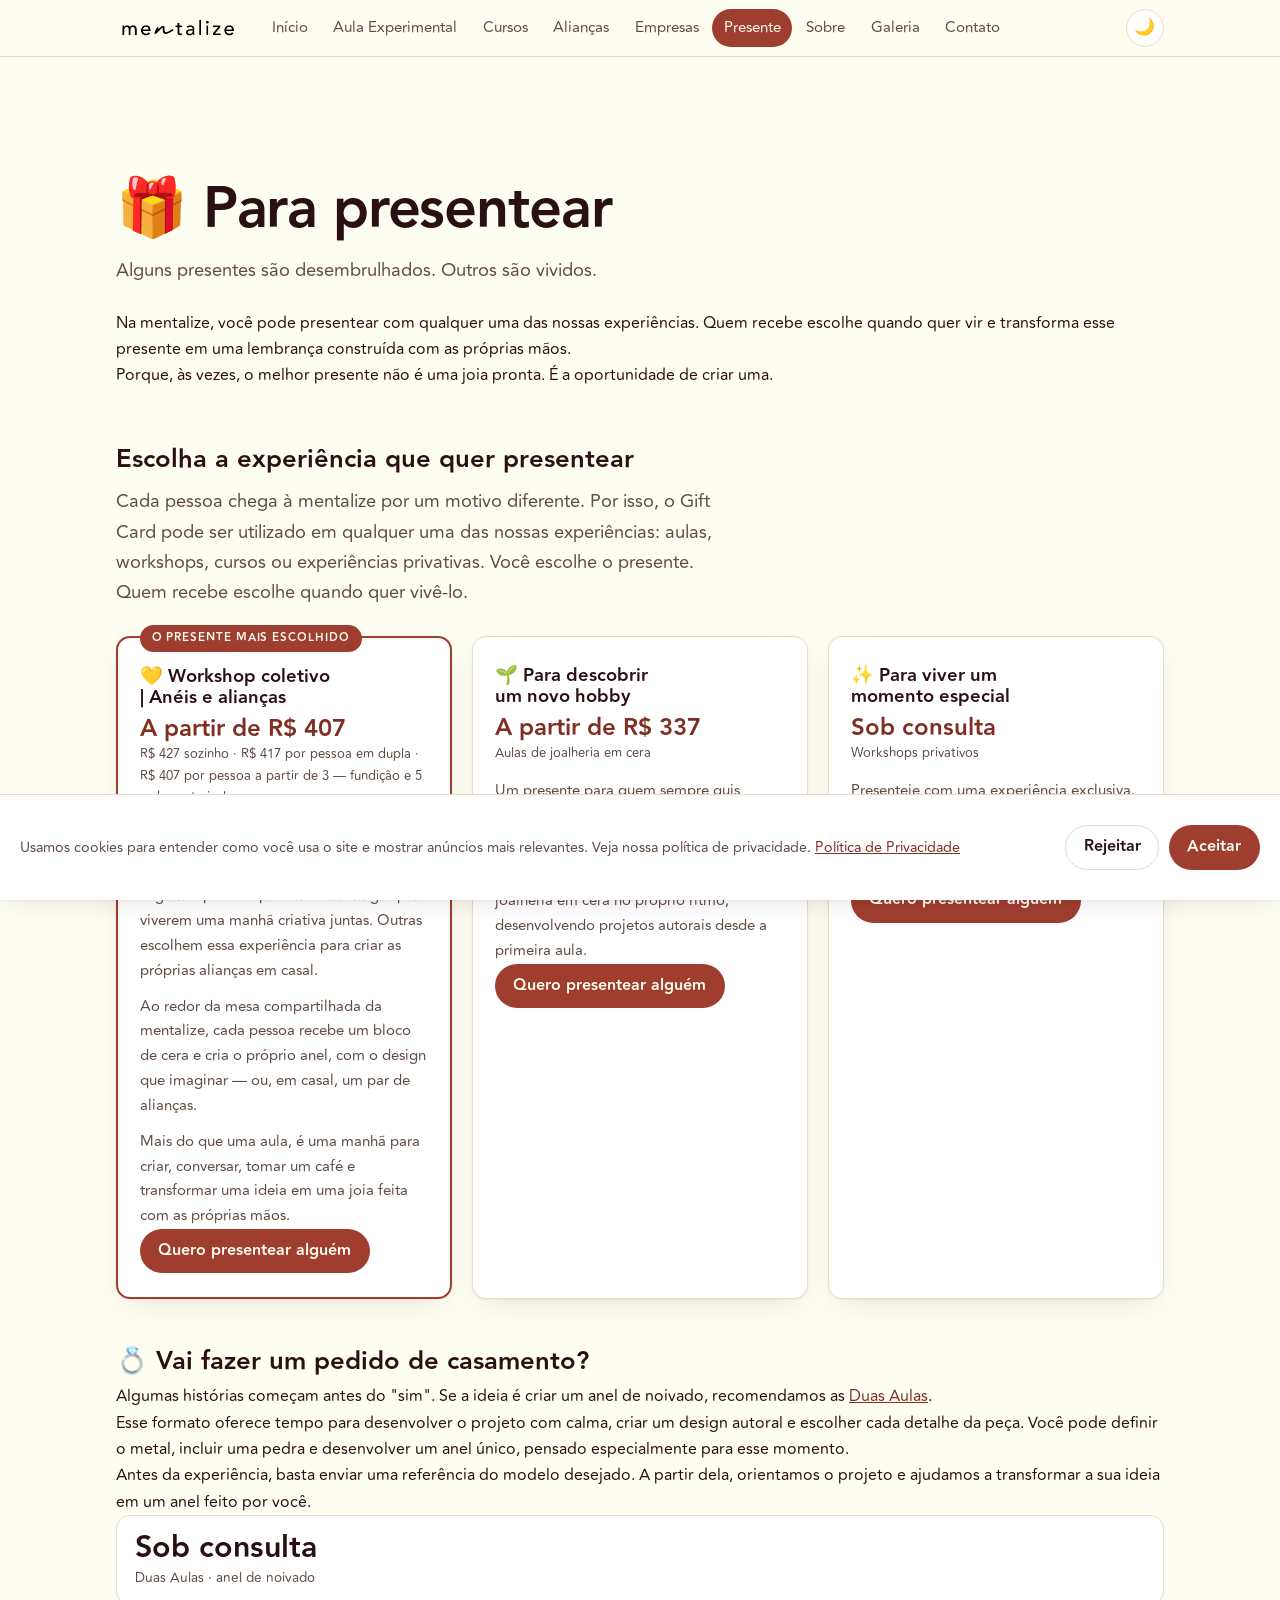
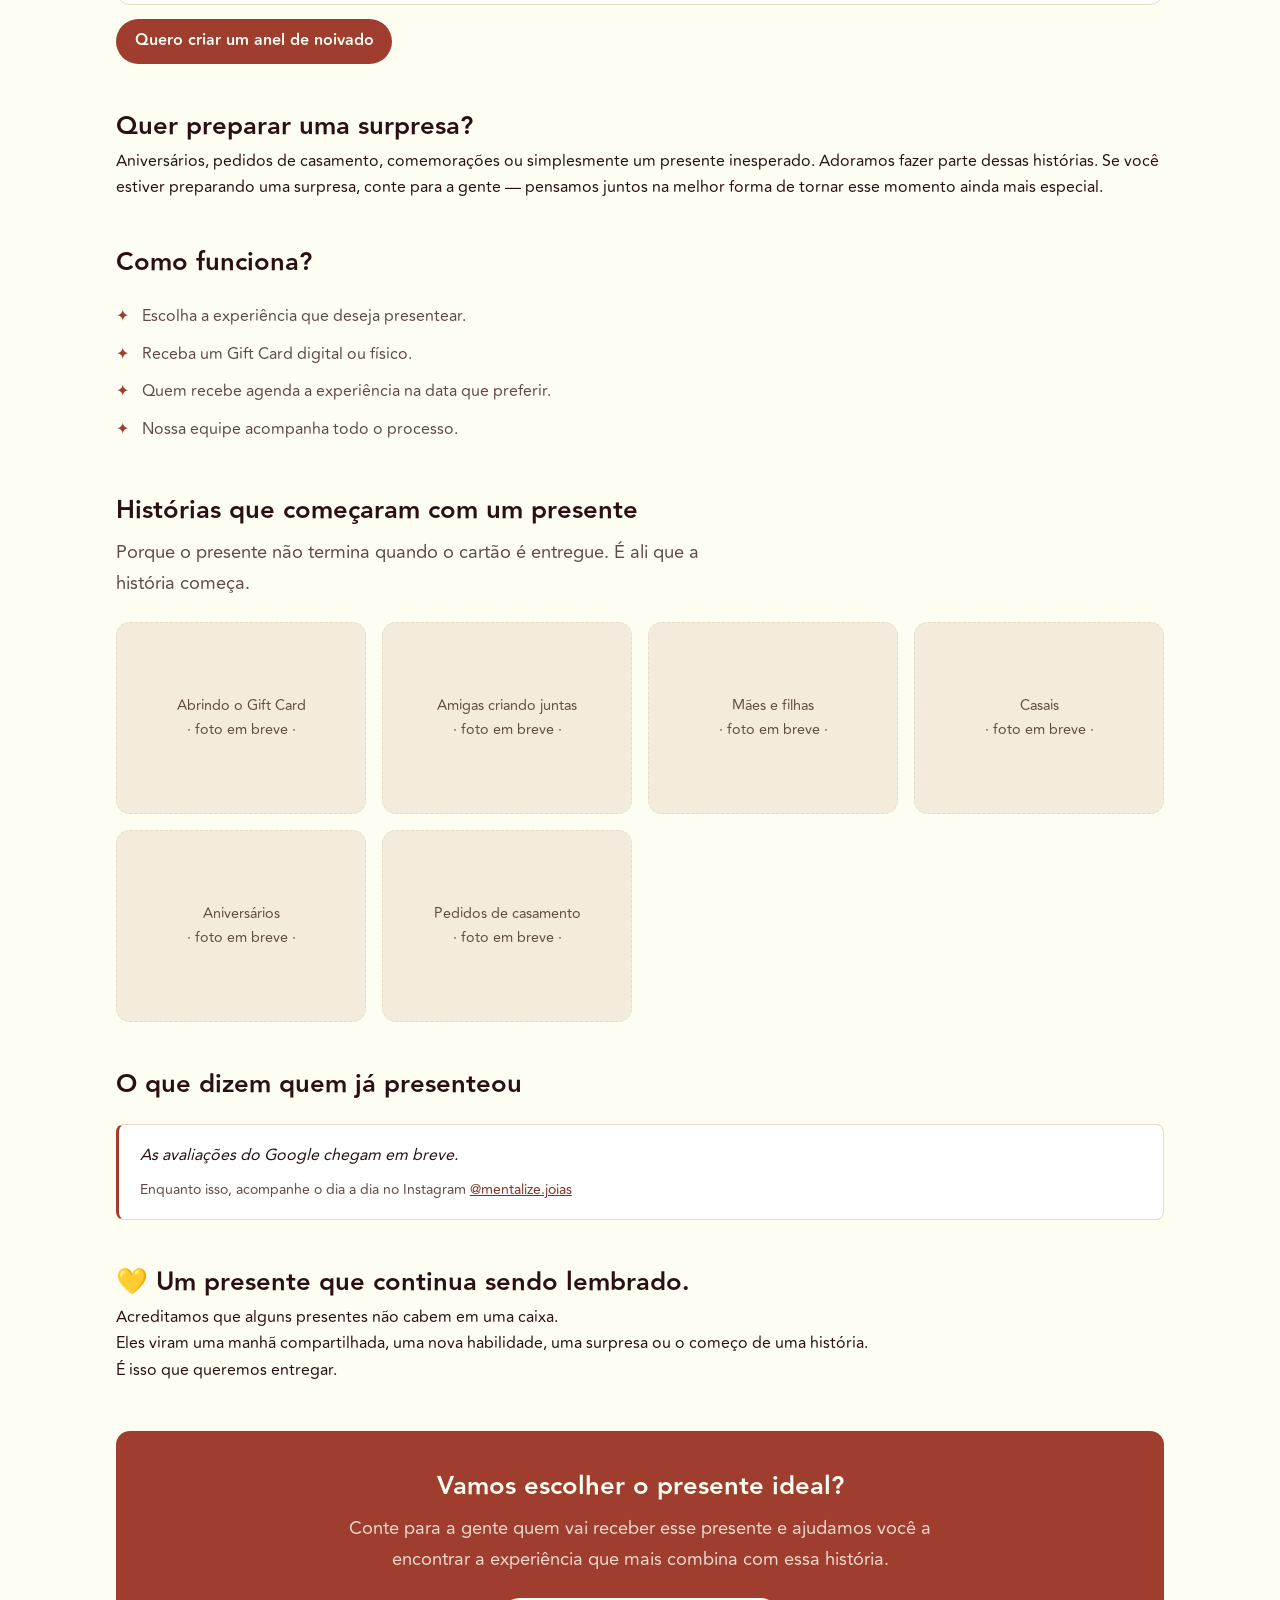
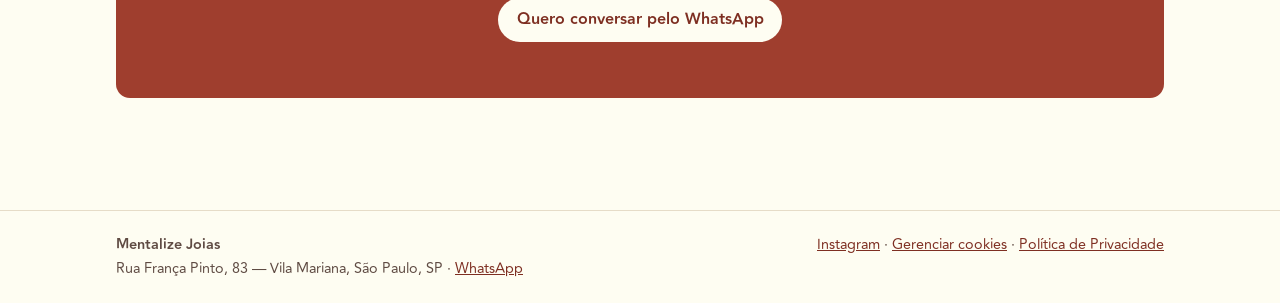
<file: presente.html>
<!DOCTYPE html>
<html lang="pt-BR">
<head>
  <meta charset="utf-8">
  <meta name="viewport" content="width=device-width, initial-scale=1">

  <meta http-equiv="Content-Security-Policy" content="default-src 'self'; img-src 'self' data: https://www.facebook.com https://www.googletagmanager.com https://*.google-analytics.com https://www.google.com https://www.google.com.br https://googleads.g.doubleclick.net https://ad.doubleclick.net; style-src 'self'; font-src 'self'; script-src 'self' https://www.googletagmanager.com https://connect.facebook.net https://www.googleadservices.com https://googleads.g.doubleclick.net; connect-src 'self' https://www.googletagmanager.com https://*.google-analytics.com https://analytics.google.com https://*.analytics.google.com https://www.facebook.com https://connect.facebook.net https://www.google.com https://www.google.com.br https://googleads.g.doubleclick.net https://ad.doubleclick.net; frame-src https://www.googletagmanager.com https://td.doubleclick.net; base-uri 'self'; form-action 'none'; object-src 'none'">
  <meta name="referrer" content="strict-origin-when-cross-origin">
  <meta name="facebook-domain-verification" content="nsumc5o5z4t9rsflanp7e236a0eiyk">

  <title>Gift Card — Presenteie uma Experiência de Joalheria | Mentalize Joias</title>
  <meta name="description" content="Presenteie com uma experiência de joalheria da Mentalize: aulas, workshops coletivos, privativos ou a criação de um anel de noivado. Quem recebe escolhe quando viver.">

  <link rel="canonical" href="https://mentalizejoias.com.br/presente.html">
  <meta property="og:type" content="website">
  <meta property="og:site_name" content="Mentalize Joias">
  <meta property="og:title" content="Gift Card — Presenteie uma Experiência de Joalheria">
  <meta property="og:description" content="Presenteie com uma experiência de joalheria da Mentalize. Quem recebe escolhe quando quer vivê-la.">
  <meta property="og:url" content="https://mentalizejoias.com.br/presente.html">
  <meta property="og:image" content="https://mentalizejoias.com.br/assets/og-capa-negocio.png">
  <meta property="og:image:width" content="1200">
  <meta property="og:image:height" content="630">
  <meta property="og:locale" content="pt_BR">
  <meta name="twitter:card" content="summary_large_image">
  <meta name="twitter:title" content="Gift Card — Presenteie uma Experiência de Joalheria">
  <meta name="twitter:description" content="Presenteie com uma experiência de joalheria da Mentalize. Quem recebe escolhe quando quer vivê-la.">
  <meta name="twitter:image" content="https://mentalizejoias.com.br/assets/og-capa-negocio.png">

  <meta name="color-scheme" content="light dark">
  <meta name="theme-color" media="(prefers-color-scheme: light)" content="#fefdf2">
  <meta name="theme-color" media="(prefers-color-scheme: dark)" content="#2b2b1d">

  <link rel="icon" href="./assets/favicon.svg" type="image/svg+xml">
  <link rel="apple-touch-icon" href="./assets/icones/icone-256.png">
  <link rel="manifest" href="./manifest.webmanifest">

  <link rel="stylesheet" href="./css/tokens.css">
  <link rel="stylesheet" href="./css/base.css">
  <link rel="stylesheet" href="./css/componentes.css">
  <link rel="stylesheet" href="./css/negocio.css">

  <script src="./js/tema-boot.js"></script>
  <script type="module" src="./js/site.js"></script>
</head>
<body>
  <a class="pular" href="#conteudo">Pular para o conteúdo</a>

  <header class="topo">
    <cabecalho-site class="topo-conteudo" data-pagina="presente" nome-negocio="Mentalize Joias">
      <a class="marca" href="./index.html" aria-label="Mentalize Joias — página inicial">
        <img class="marca-logo marca-logo--claro" src="./assets/logo-preto.png" alt="" width="128" height="24">
        <img class="marca-logo marca-logo--escuro" src="./assets/logo-branco.png" alt="" width="128" height="24">
      </a>
    </cabecalho-site>
    <noscript>
      <nav class="topo-conteudo" aria-label="Navegação principal">
        <a href="./index.html">Início</a>
        <a href="./aula-experimental.html">Aula Experimental</a>
        <a href="./cursos.html">Cursos</a>
        <a href="./aliancas.html">Alianças</a>
        <a href="./empresas.html">Empresas</a>
        <a href="./presente.html">Presente</a>
        <a href="./sobre.html">Sobre</a>
        <a href="./galeria.html">Galeria</a>
        <a href="./contato.html">Contato</a>
      </nav>
    </noscript>
  </header>

  <main id="conteudo">
    <section class="heroi">
      <h1>🎁 Para presentear</h1>
      <p class="lide">Alguns presentes são desembrulhados. Outros são vividos.</p>
      <p>
        Na mentalize, você pode presentear com qualquer uma das nossas
        experiências. Quem recebe escolhe quando quer vir e transforma esse
        presente em uma lembrança construída com as próprias mãos.
      </p>
      <p>Porque, às vezes, o melhor presente não é uma joia pronta. É a oportunidade de criar uma.</p>
    </section>

    <section id="escolher">
      <h2>Escolha a experiência que quer presentear</h2>
      <p class="lide">
        Cada pessoa chega à mentalize por um motivo diferente. Por isso, o Gift
        Card pode ser utilizado em qualquer uma das nossas experiências: aulas,
        workshops, cursos ou experiências privativas. Você escolhe o presente.
        Quem recebe escolhe quando quer vivê-lo.
      </p>

      <div class="grade-precos">
        <article class="card-preco card-preco-destaque" id="workshop-coletivo">
          <span class="etiqueta">O presente mais escolhido</span>
          <h3>💛 Workshop coletivo | Anéis e alianças</h3>
          <div class="preco">A partir de R$ 407</div>
          <div class="preco-nota">R$ 427 sozinho · R$ 417 por pessoa em dupla · R$ 407 por pessoa a partir de 3 — fundição e 5 g de prata inclusas</div>
          <p>O presente favorito de quem quer oferecer uma experiência diferente.</p>
          <p>
            Algumas pessoas presenteiam amigas para viverem uma manhã criativa
            juntas. Outras escolhem essa experiência para criar as próprias
            alianças em casal.
          </p>
          <p>
            Ao redor da mesa compartilhada da mentalize, cada pessoa recebe um
            bloco de cera e cria o próprio anel, com o design que imaginar —
            ou, em casal, um par de alianças.
          </p>
          <p>
            Mais do que uma aula, é uma manhã para criar, conversar, tomar um
            café e transformar uma ideia em uma joia feita com as próprias mãos.
          </p>
          <a class="botao botao-primario" href="https://wa.me/5511963177116?text=Ol%C3%A1%21%20Gostaria%20de%20presentear%20algu%C3%A9m%20com%20o%20Workshop%20Coletivo%20de%20An%C3%A9is%20e%20Alian%C3%A7as.&amp;utm_content=presente_ws_coletivo" target="_blank" rel="noopener noreferrer">Quero presentear alguém</a>
        </article>

        <article class="card-preco">
          <h3>🌱 Para descobrir um novo hobby</h3>
          <div class="preco">A partir de R$ 337</div>
          <div class="preco-nota">Aulas de joalheria em cera</div>
          <p>Um presente para quem sempre quis aprender algo novo.</p>
          <p>
            Quem recebe pode escolher qualquer um dos nossos pacotes de aulas e
            descobrir a joalheria em cera no próprio ritmo, desenvolvendo
            projetos autorais desde a primeira aula.
          </p>
          <a class="botao botao-primario" href="https://wa.me/5511963177116?text=Ol%C3%A1%21%20Gostaria%20de%20presentear%20algu%C3%A9m%20com%20aulas%20de%20joalheria%20em%20cera.&amp;utm_content=presente_hobby" target="_blank" rel="noopener noreferrer">Quero presentear alguém</a>
        </article>

        <article class="card-preco">
          <h3>✨ Para viver um momento especial</h3>
          <div class="preco">Sob consulta</div>
          <div class="preco-nota">Workshops privativos</div>
          <p>Presenteie com uma experiência exclusiva. Ideal para casais, famílias ou amigos que desejam criar juntos em um dia reservado especialmente para eles.</p>
          <a class="botao botao-primario" href="https://wa.me/5511963177116?text=Ol%C3%A1%21%20Gostaria%20de%20presentear%20algu%C3%A9m%20com%20um%20Workshop%20Privativo%20da%20Mentalize.&amp;utm_content=presente_privativo" target="_blank" rel="noopener noreferrer">Quero presentear alguém</a>
        </article>
      </div>
    </section>

    <section id="noivado">
      <h2>💍 Vai fazer um pedido de casamento?</h2>
      <p>Algumas histórias começam antes do "sim". Se a ideia é criar um anel de noivado, recomendamos as <a href="./aula-experimental.html#duas-aulas">Duas Aulas</a>.</p>
      <p>
        Esse formato oferece tempo para desenvolver o projeto com calma, criar um design
        autoral e escolher cada detalhe da peça. Você pode definir o metal,
        incluir uma pedra e desenvolver um anel único, pensado especialmente para
        esse momento.
      </p>
      <p>Antes da experiência, basta enviar uma referência do modelo desejado. A partir dela, orientamos o projeto e ajudamos a transformar a sua ideia em um anel feito por você.</p>
      <div class="grade-stats">
        <div class="stat">
          <span class="stat-valor">Sob consulta</span>
          <span class="stat-rotulo">Duas Aulas · anel de noivado</span>
        </div>
      </div>
      <div class="grupo-botoes">
        <a class="botao botao-primario" href="https://wa.me/5511963177116?text=Ol%C3%A1%21%20Gostaria%20de%20saber%20mais%20sobre%20criar%20um%20anel%20de%20noivado%20nas%20Duas%20Aulas.&amp;utm_content=presente_noivado" target="_blank" rel="noopener noreferrer">Quero criar um anel de noivado</a>
      </div>
    </section>

    <section id="surpresa">
      <h2>Quer preparar uma surpresa?</h2>
      <p>
        Aniversários, pedidos de casamento, comemorações ou simplesmente um
        presente inesperado. Adoramos fazer parte dessas histórias. Se você
        estiver preparando uma surpresa, conte para a gente — pensamos juntos na
        melhor forma de tornar esse momento ainda mais especial.
      </p>
    </section>

    <section id="como-funciona">
      <h2>Como funciona?</h2>
      <ul class="lista-marcada">
        <li>Escolha a experiência que deseja presentear.</li>
        <li>Receba um Gift Card digital ou físico.</li>
        <li>Quem recebe agenda a experiência na data que preferir.</li>
        <li>Nossa equipe acompanha todo o processo.</li>
      </ul>
    </section>

    <section id="fotos">
      <h2>Histórias que começaram com um presente</h2>
      <p class="lide">Porque o presente não termina quando o cartão é entregue. É ali que a história começa.</p>
      <div class="grade-galeria">
        <figure><div class="galeria-em-breve">Abrindo o Gift Card<br>· foto em breve ·</div></figure>
        <figure><div class="galeria-em-breve">Amigas criando juntas<br>· foto em breve ·</div></figure>
        <figure><div class="galeria-em-breve">Mães e filhas<br>· foto em breve ·</div></figure>
        <figure><div class="galeria-em-breve">Casais<br>· foto em breve ·</div></figure>
        <figure><div class="galeria-em-breve">Aniversários<br>· foto em breve ·</div></figure>
        <figure><div class="galeria-em-breve">Pedidos de casamento<br>· foto em breve ·</div></figure>
      </div>
    </section>

    <section id="depoimentos">
      <h2>O que dizem quem já presenteou</h2>
      <div class="grade-depoimentos">
        <blockquote class="depoimento">
          <p>As avaliações do Google chegam em breve.</p>
          <footer>Enquanto isso, acompanhe o dia a dia no Instagram <a href="https://www.instagram.com/mentalize.joias" target="_blank" rel="noopener noreferrer">@mentalize.joias</a></footer>
        </blockquote>
      </div>
    </section>

    <section id="lembrado">
      <h2>💛 Um presente que continua sendo lembrado.</h2>
      <p>Acreditamos que alguns presentes não cabem em uma caixa.</p>
      <p>Eles viram uma manhã compartilhada, uma nova habilidade, uma surpresa ou o começo de uma história.</p>
      <p>É isso que queremos entregar.</p>
    </section>

    <section class="faixa-cta faixa-cta--destaque">
      <h2>Vamos escolher o presente ideal?</h2>
      <p class="lide">Conte para a gente quem vai receber esse presente e ajudamos você a encontrar a experiência que mais combina com essa história.</p>
      <div class="grupo-botoes">
        <a class="botao botao-primario" href="https://wa.me/5511963177116?utm_content=presente_cta_final" target="_blank" rel="noopener noreferrer">Quero conversar pelo WhatsApp</a>
      </div>
    </section>
  </main>

  <footer class="rodape rodape-negocio">
    <div class="rodape-conteudo">
      <div>
        <strong>Mentalize Joias</strong>
        <p>Rua França Pinto, 83 — Vila Mariana, São Paulo, SP · <a href="https://wa.me/5511963177116?utm_content=rodape" target="_blank" rel="noopener noreferrer">WhatsApp</a></p>
      </div>
      <p>
        <a href="https://www.instagram.com/mentalize.joias" target="_blank" rel="noopener noreferrer">Instagram</a>
        · <a href="#" class="gerenciar-cookies">Gerenciar cookies</a>
        · <a href="./privacidade.html">Política de Privacidade</a>
      </p>
    </div>
  </footer>
</body>
</html>
</file>
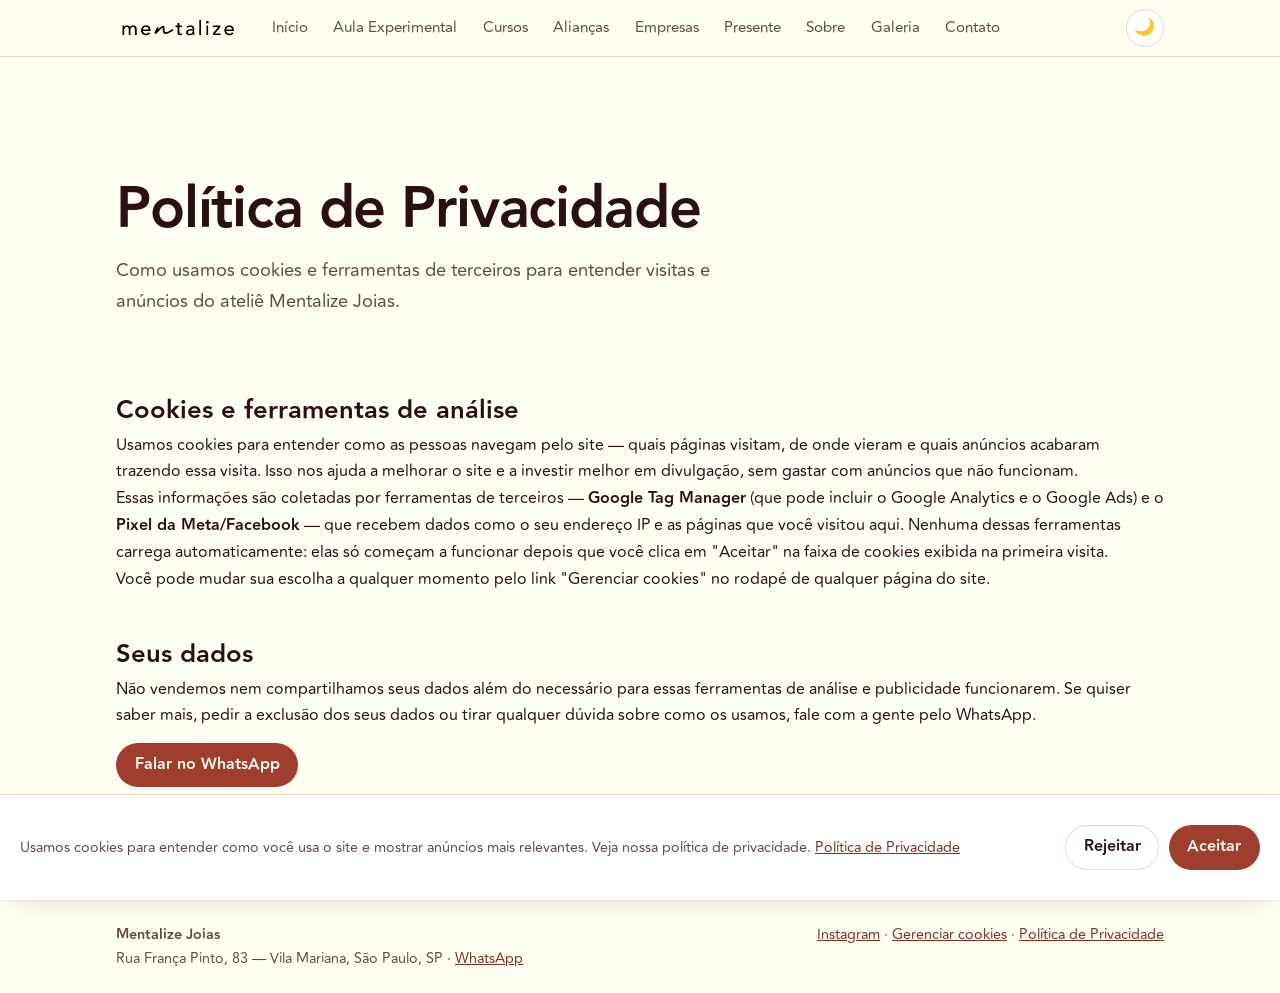
<file: privacidade.html>
<!DOCTYPE html>
<html lang="pt-BR">
<head>
  <meta charset="utf-8">
  <meta name="viewport" content="width=device-width, initial-scale=1">

  <meta http-equiv="Content-Security-Policy" content="default-src 'self'; img-src 'self' data: https://www.facebook.com https://www.googletagmanager.com https://*.google-analytics.com https://www.google.com https://www.google.com.br https://googleads.g.doubleclick.net https://ad.doubleclick.net; style-src 'self'; font-src 'self'; script-src 'self' https://www.googletagmanager.com https://connect.facebook.net https://www.googleadservices.com https://googleads.g.doubleclick.net; connect-src 'self' https://www.googletagmanager.com https://*.google-analytics.com https://analytics.google.com https://*.analytics.google.com https://www.facebook.com https://connect.facebook.net https://www.google.com https://www.google.com.br https://googleads.g.doubleclick.net https://ad.doubleclick.net; frame-src https://www.googletagmanager.com https://td.doubleclick.net; base-uri 'self'; form-action 'none'; object-src 'none'">
  <meta name="referrer" content="strict-origin-when-cross-origin">
  <meta name="facebook-domain-verification" content="nsumc5o5z4t9rsflanp7e236a0eiyk">

  <!--
    Página utilitária, fora do índice de busca (mesmo tratamento de
    galeria.html): conteúdo legal/institucional, não é o que deve competir
    por posição no Google. "follow" mantém o crédito de link fluindo.
  -->
  <meta name="robots" content="noindex, follow">

  <title>Política de Privacidade — Mentalize Joias</title>
  <meta name="description" content="Como a Mentalize Joias usa cookies e ferramentas de terceiros (como Google e Meta) para entender visitas e anúncios no site.">

  <link rel="canonical" href="https://mentalizejoias.com.br/privacidade.html">
  <meta property="og:type" content="website">
  <meta property="og:site_name" content="Mentalize Joias">
  <meta property="og:title" content="Política de Privacidade — Mentalize Joias">
  <meta property="og:description" content="Como a Mentalize Joias usa cookies e ferramentas de terceiros para entender visitas e anúncios no site.">
  <meta property="og:url" content="https://mentalizejoias.com.br/privacidade.html">
  <meta property="og:image" content="https://mentalizejoias.com.br/assets/og-capa-negocio.png">
  <meta property="og:image:width" content="1200">
  <meta property="og:image:height" content="630">
  <meta property="og:locale" content="pt_BR">
  <meta name="twitter:card" content="summary_large_image">
  <meta name="twitter:title" content="Política de Privacidade — Mentalize Joias">
  <meta name="twitter:description" content="Como a Mentalize Joias usa cookies e ferramentas de terceiros para entender visitas e anúncios no site.">
  <meta name="twitter:image" content="https://mentalizejoias.com.br/assets/og-capa-negocio.png">

  <meta name="color-scheme" content="light dark">
  <meta name="theme-color" media="(prefers-color-scheme: light)" content="#fefdf2">
  <meta name="theme-color" media="(prefers-color-scheme: dark)" content="#2b2b1d">

  <link rel="icon" href="./assets/favicon.svg" type="image/svg+xml">
  <link rel="apple-touch-icon" href="./assets/icones/icone-256.png">
  <link rel="manifest" href="./manifest.webmanifest">

  <link rel="stylesheet" href="./css/tokens.css">
  <link rel="stylesheet" href="./css/base.css">
  <link rel="stylesheet" href="./css/componentes.css">
  <link rel="stylesheet" href="./css/negocio.css">

  <script src="./js/tema-boot.js"></script>
  <script type="module" src="./js/site.js"></script>
</head>
<body>
  <a class="pular" href="#conteudo">Pular para o conteúdo</a>

  <header class="topo">
    <cabecalho-site class="topo-conteudo" data-pagina="privacidade" nome-negocio="Mentalize Joias">
      <a class="marca" href="./index.html" aria-label="Mentalize Joias — página inicial">
        <img class="marca-logo marca-logo--claro" src="./assets/logo-preto.png" alt="" width="128" height="24">
        <img class="marca-logo marca-logo--escuro" src="./assets/logo-branco.png" alt="" width="128" height="24">
      </a>
    </cabecalho-site>
    <noscript>
      <nav class="topo-conteudo" aria-label="Navegação principal">
        <a href="./index.html">Início</a>
        <a href="./aula-experimental.html">Aula Experimental</a>
        <a href="./cursos.html">Cursos</a>
        <a href="./aliancas.html">Alianças</a>
        <a href="./empresas.html">Empresas</a>
        <a href="./presente.html">Presente</a>
        <a href="./sobre.html">Sobre</a>
        <a href="./galeria.html">Galeria</a>
        <a href="./contato.html">Contato</a>
      </nav>
    </noscript>
  </header>

  <main id="conteudo">
    <section class="heroi">
      <h1>Política de Privacidade</h1>
      <p class="lide">
        Como usamos cookies e ferramentas de terceiros para entender visitas e
        anúncios do ateliê Mentalize Joias.
      </p>
    </section>

    <section id="cookies">
      <h2>Cookies e ferramentas de análise</h2>
      <p>
        Usamos cookies para entender como as pessoas navegam pelo site — quais
        páginas visitam, de onde vieram e quais anúncios acabaram trazendo essa
        visita. Isso nos ajuda a melhorar o site e a investir melhor em
        divulgação, sem gastar com anúncios que não funcionam.
      </p>
      <p>
        Essas informações são coletadas por ferramentas de terceiros — <strong>Google
        Tag Manager</strong> (que pode incluir o Google Analytics e o Google Ads) e o
        <strong>Pixel da Meta/Facebook</strong> — que recebem dados como o seu
        endereço IP e as páginas que você visitou aqui. Nenhuma dessas
        ferramentas carrega automaticamente: elas só começam a funcionar depois
        que você clica em "Aceitar" na faixa de cookies exibida na primeira
        visita.
      </p>
      <p>
        Você pode mudar sua escolha a qualquer momento pelo link "Gerenciar
        cookies" no rodapé de qualquer página do site.
      </p>
    </section>

    <section id="dados">
      <h2>Seus dados</h2>
      <p>
        Não vendemos nem compartilhamos seus dados além do necessário para essas
        ferramentas de análise e publicidade funcionarem. Se quiser saber mais,
        pedir a exclusão dos seus dados ou tirar qualquer dúvida sobre como os
        usamos, fale com a gente pelo WhatsApp.
      </p>
      <div class="grupo-botoes">
        <a class="botao botao-primario" href="https://wa.me/5511963177116?utm_content=privacidade_dados" target="_blank" rel="noopener noreferrer">Falar no WhatsApp</a>
      </div>
    </section>
  </main>

  <footer class="rodape rodape-negocio">
    <div class="rodape-conteudo">
      <div>
        <strong>Mentalize Joias</strong>
        <p>Rua França Pinto, 83 — Vila Mariana, São Paulo, SP · <a href="https://wa.me/5511963177116?utm_content=rodape" target="_blank" rel="noopener noreferrer">WhatsApp</a></p>
      </div>
      <p>
        <a href="https://www.instagram.com/mentalize.joias" target="_blank" rel="noopener noreferrer">Instagram</a>
        · <a href="#" class="gerenciar-cookies">Gerenciar cookies</a>
        · <a href="./privacidade.html">Política de Privacidade</a>
      </p>
    </div>
  </footer>
</body>
</html>
</file>
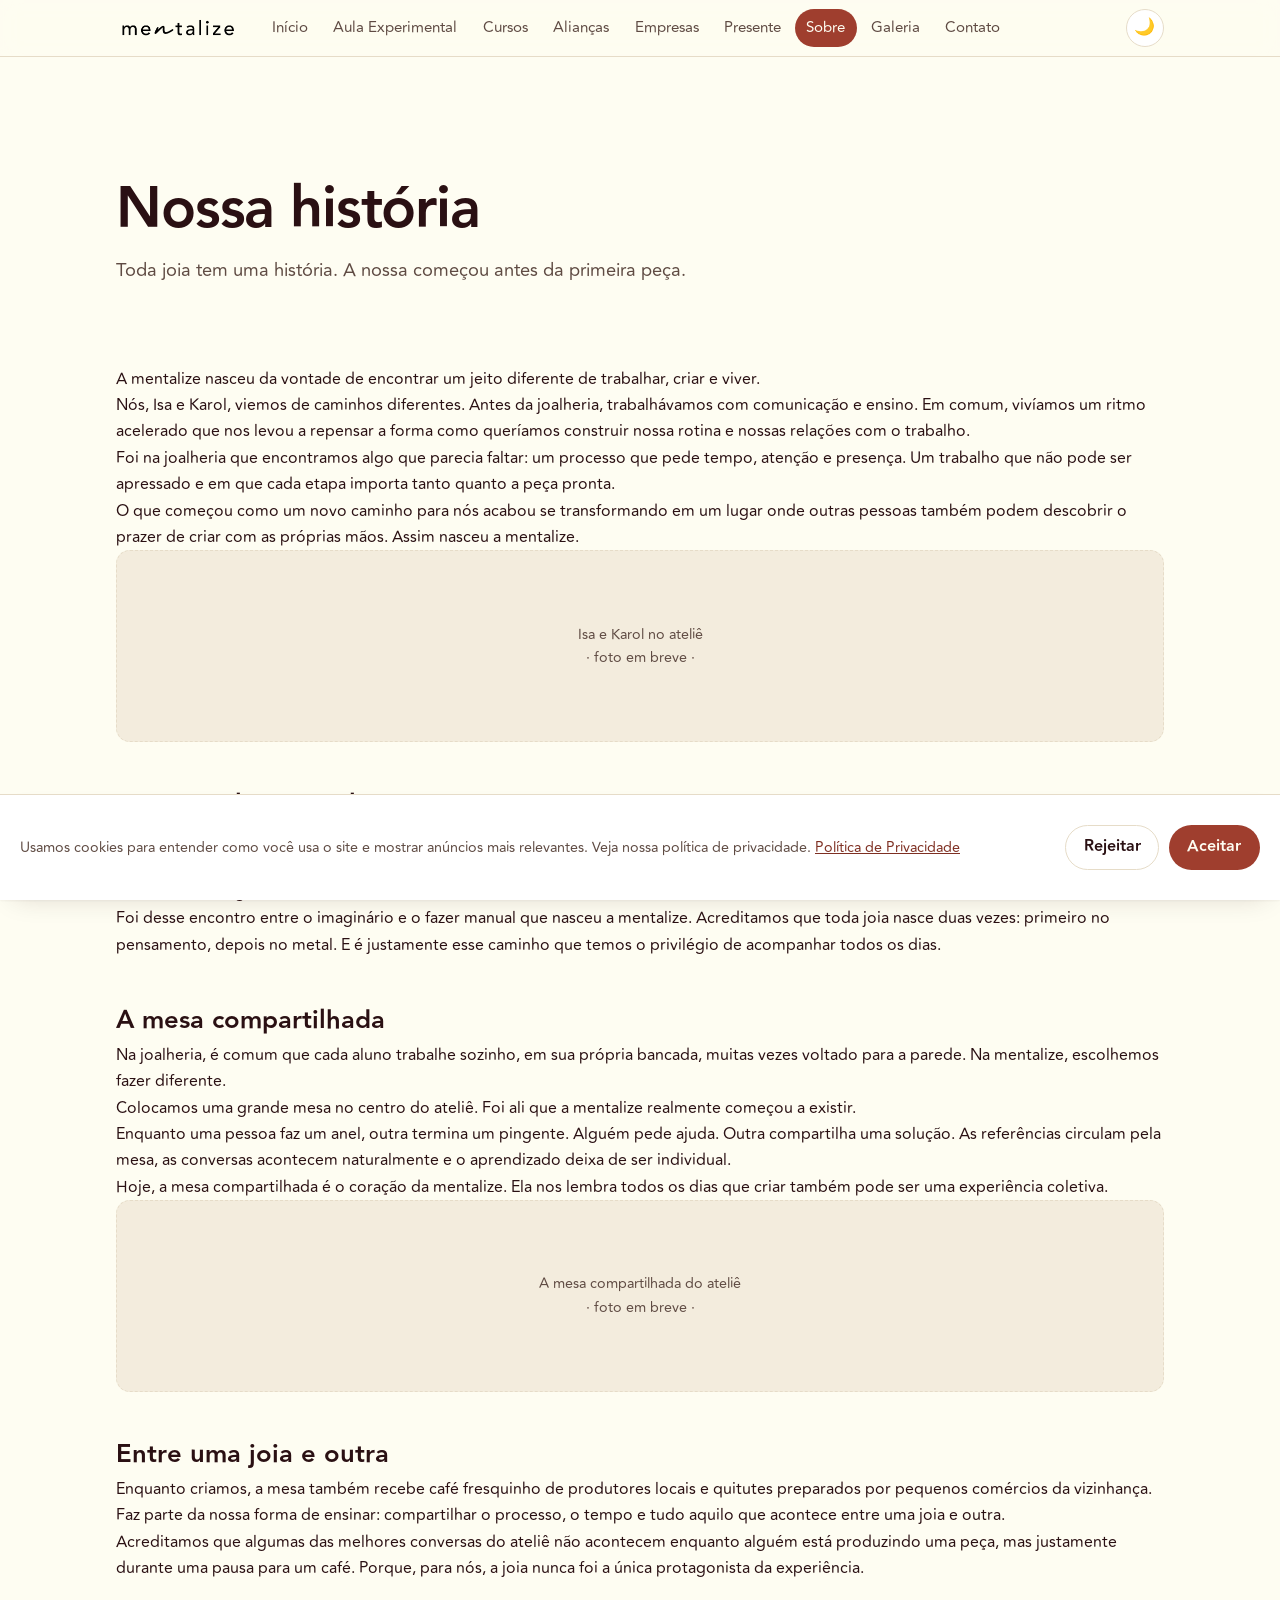
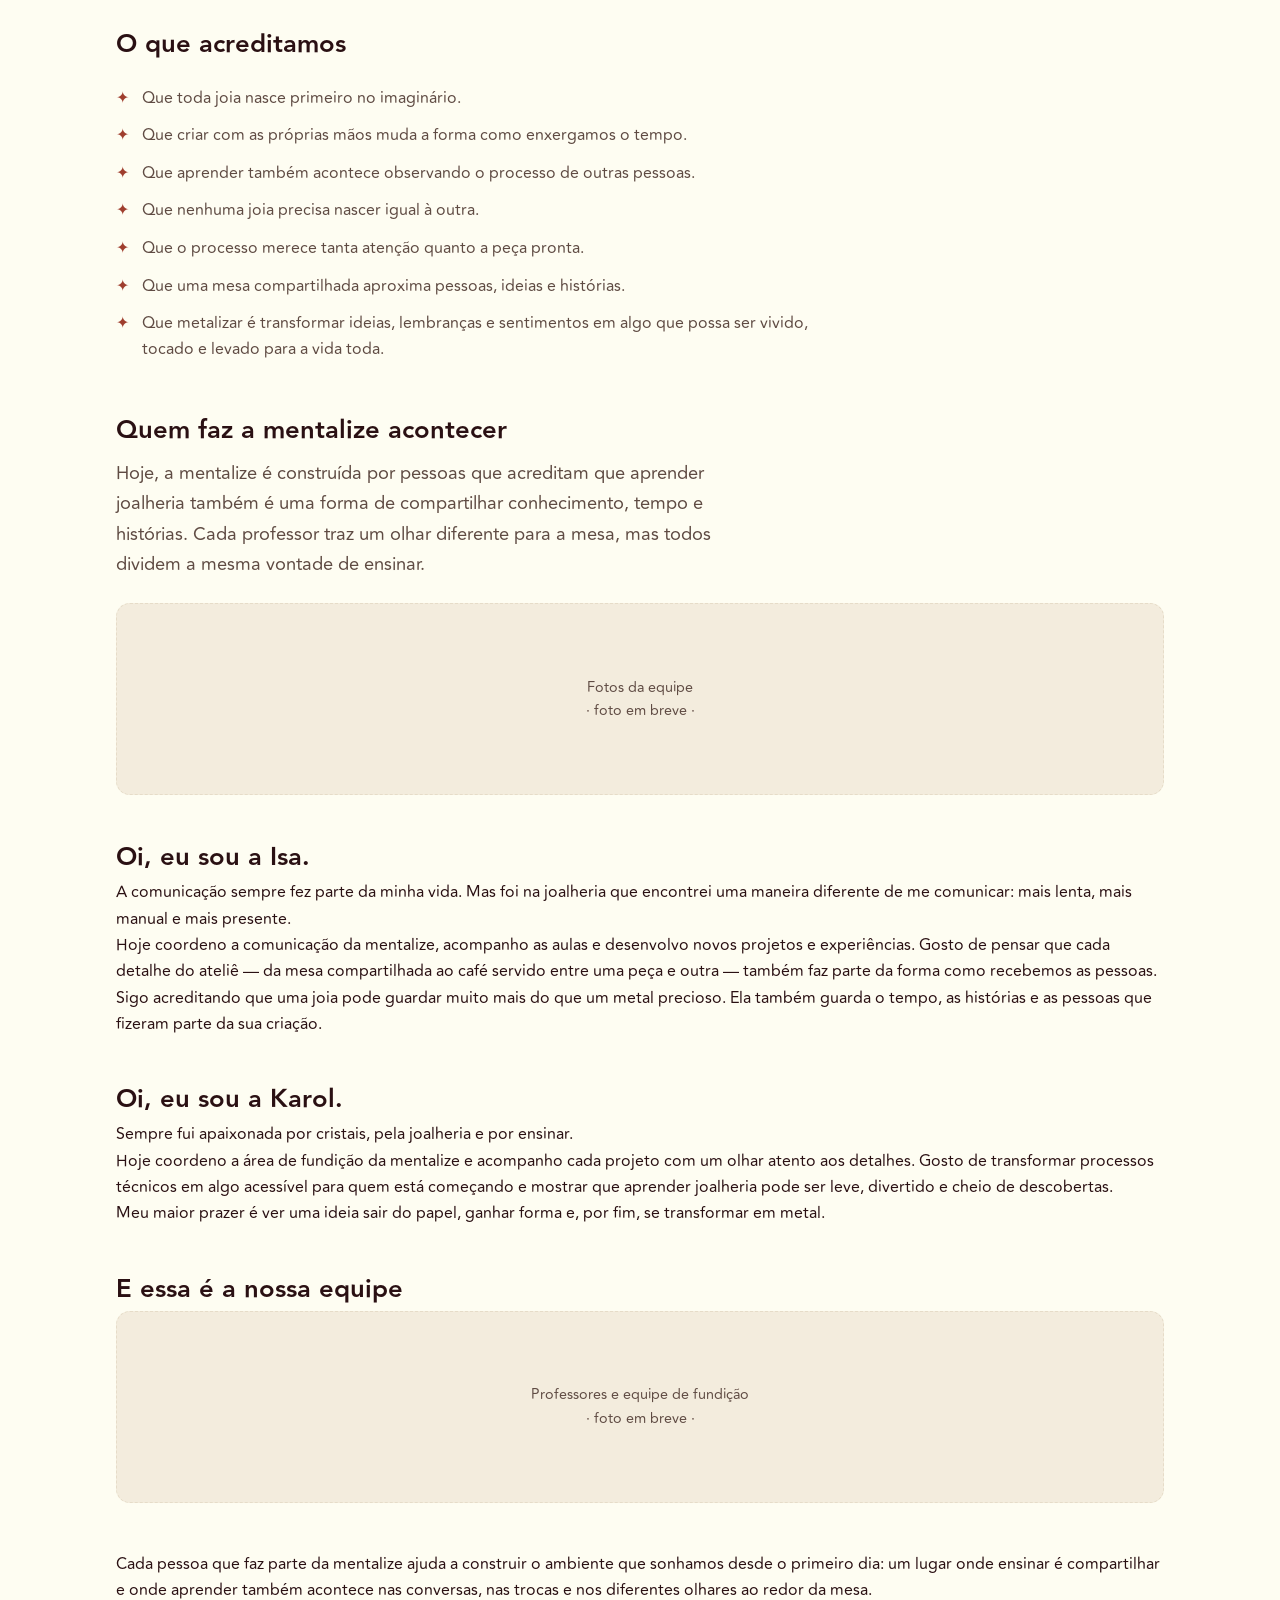
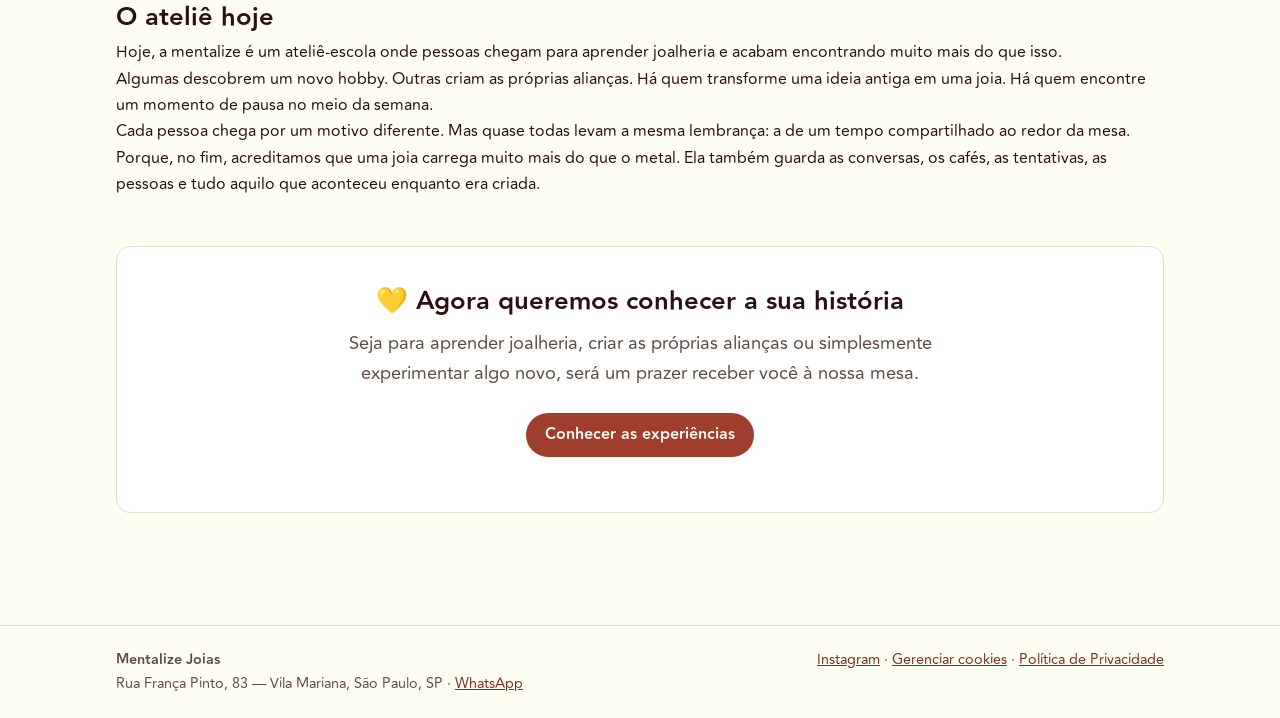
<file: sobre.html>
<!DOCTYPE html>
<html lang="pt-BR">
<head>
  <meta charset="utf-8">
  <meta name="viewport" content="width=device-width, initial-scale=1">

  <meta http-equiv="Content-Security-Policy" content="default-src 'self'; img-src 'self' data: https://www.facebook.com https://www.googletagmanager.com https://*.google-analytics.com https://www.google.com https://www.google.com.br https://googleads.g.doubleclick.net https://ad.doubleclick.net; style-src 'self'; font-src 'self'; script-src 'self' https://www.googletagmanager.com https://connect.facebook.net https://www.googleadservices.com https://googleads.g.doubleclick.net; connect-src 'self' https://www.googletagmanager.com https://*.google-analytics.com https://analytics.google.com https://*.analytics.google.com https://www.facebook.com https://connect.facebook.net https://www.google.com https://www.google.com.br https://googleads.g.doubleclick.net https://ad.doubleclick.net; frame-src https://www.googletagmanager.com https://td.doubleclick.net; base-uri 'self'; form-action 'none'; object-src 'none'">
  <meta name="referrer" content="strict-origin-when-cross-origin">
  <meta name="facebook-domain-verification" content="nsumc5o5z4t9rsflanp7e236a0eiyk">

  <title>Nossa História — Mentalize Joias</title>
  <meta name="description" content="Toda joia tem uma história. Conheça a Mentalize Joias: fundada por Isabella Cotta e Karoline Nagata, um ateliê-escola construído ao redor de uma mesa compartilhada.">

  <link rel="canonical" href="https://mentalizejoias.com.br/sobre.html">
  <meta property="og:type" content="website">
  <meta property="og:site_name" content="Mentalize Joias">
  <meta property="og:title" content="Nossa História — Mentalize Joias">
  <meta property="og:description" content="Toda joia tem uma história. Conheça a Mentalize Joias e a mesa compartilhada que é o coração do ateliê.">
  <meta property="og:url" content="https://mentalizejoias.com.br/sobre.html">
  <meta property="og:image" content="https://mentalizejoias.com.br/assets/og-capa-negocio.png">
  <meta property="og:image:width" content="1200">
  <meta property="og:image:height" content="630">
  <meta property="og:locale" content="pt_BR">
  <meta name="twitter:card" content="summary_large_image">
  <meta name="twitter:title" content="Nossa História — Mentalize Joias">
  <meta name="twitter:description" content="Toda joia tem uma história. Conheça a Mentalize Joias e a mesa compartilhada que é o coração do ateliê.">
  <meta name="twitter:image" content="https://mentalizejoias.com.br/assets/og-capa-negocio.png">

  <meta name="color-scheme" content="light dark">
  <meta name="theme-color" media="(prefers-color-scheme: light)" content="#fefdf2">
  <meta name="theme-color" media="(prefers-color-scheme: dark)" content="#2b2b1d">

  <link rel="icon" href="./assets/favicon.svg" type="image/svg+xml">
  <link rel="apple-touch-icon" href="./assets/icones/icone-256.png">
  <link rel="manifest" href="./manifest.webmanifest">

  <link rel="stylesheet" href="./css/tokens.css">
  <link rel="stylesheet" href="./css/base.css">
  <link rel="stylesheet" href="./css/componentes.css">
  <link rel="stylesheet" href="./css/negocio.css">

  <script src="./js/tema-boot.js"></script>
  <script type="module" src="./js/site.js"></script>
</head>
<body>
  <a class="pular" href="#conteudo">Pular para o conteúdo</a>

  <header class="topo">
    <cabecalho-site class="topo-conteudo" data-pagina="sobre" nome-negocio="Mentalize Joias">
      <a class="marca" href="./index.html" aria-label="Mentalize Joias — página inicial">
        <img class="marca-logo marca-logo--claro" src="./assets/logo-preto.png" alt="" width="128" height="24">
        <img class="marca-logo marca-logo--escuro" src="./assets/logo-branco.png" alt="" width="128" height="24">
      </a>
    </cabecalho-site>
    <noscript>
      <nav class="topo-conteudo" aria-label="Navegação principal">
        <a href="./index.html">Início</a>
        <a href="./aula-experimental.html">Aula Experimental</a>
        <a href="./cursos.html">Cursos</a>
        <a href="./aliancas.html">Alianças</a>
        <a href="./empresas.html">Empresas</a>
        <a href="./presente.html">Presente</a>
        <a href="./sobre.html">Sobre</a>
        <a href="./galeria.html">Galeria</a>
        <a href="./contato.html">Contato</a>
      </nav>
    </noscript>
  </header>

  <main id="conteudo">
    <section class="heroi">
      <h1>Nossa história</h1>
      <p class="lide">Toda joia tem uma história. A nossa começou antes da primeira peça.</p>
    </section>

    <section id="nossa-historia">
      <p>A mentalize nasceu da vontade de encontrar um jeito diferente de trabalhar, criar e viver.</p>
      <p>
        Nós, Isa e Karol, viemos de caminhos diferentes. Antes da joalheria,
        trabalhávamos com comunicação e ensino. Em comum, vivíamos um ritmo
        acelerado que nos levou a repensar a forma como queríamos construir nossa
        rotina e nossas relações com o trabalho.
      </p>
      <p>
        Foi na joalheria que encontramos algo que parecia faltar: um processo que
        pede tempo, atenção e presença. Um trabalho que não pode ser apressado e em
        que cada etapa importa tanto quanto a peça pronta.
      </p>
      <p>
        O que começou como um novo caminho para nós acabou se transformando em um
        lugar onde outras pessoas também podem descobrir o prazer de criar com as
        próprias mãos. Assim nasceu a mentalize.
      </p>
      <div class="galeria-em-breve">Isa e Karol no ateliê<br>· foto em breve ·</div>
    </section>

    <section id="do-mental-ao-metal">
      <h2>Do mental ao metal</h2>
      <p>Antes de existir em metal, toda joia existe no imaginário.</p>
      <p>Ela nasce como uma ideia, uma lembrança, um desejo, uma história ou um desenho feito à mão.</p>
      <p>Mentalizar é imaginar. Metalizar é transformar.</p>
      <p>
        Foi desse encontro entre o imaginário e o fazer manual que nasceu a
        mentalize. Acreditamos que toda joia nasce duas vezes: primeiro no
        pensamento, depois no metal. E é justamente esse caminho que temos o
        privilégio de acompanhar todos os dias.
      </p>
    </section>

    <section id="mesa-compartilhada">
      <h2>A mesa compartilhada</h2>
      <p>
        Na joalheria, é comum que cada aluno trabalhe sozinho, em sua própria
        bancada, muitas vezes voltado para a parede. Na mentalize, escolhemos
        fazer diferente.
      </p>
      <p>Colocamos uma grande mesa no centro do ateliê. Foi ali que a mentalize realmente começou a existir.</p>
      <p>
        Enquanto uma pessoa faz um anel, outra termina um pingente. Alguém pede
        ajuda. Outra compartilha uma solução. As referências circulam pela mesa,
        as conversas acontecem naturalmente e o aprendizado deixa de ser
        individual.
      </p>
      <p>Hoje, a mesa compartilhada é o coração da mentalize. Ela nos lembra todos os dias que criar também pode ser uma experiência coletiva.</p>
      <div class="galeria-em-breve">A mesa compartilhada do ateliê<br>· foto em breve ·</div>
    </section>

    <section id="entre-uma-joia-e-outra">
      <h2>Entre uma joia e outra</h2>
      <p>
        Enquanto criamos, a mesa também recebe café fresquinho de produtores
        locais e quitutes preparados por pequenos comércios da vizinhança. Faz
        parte da nossa forma de ensinar: compartilhar o processo, o tempo e tudo
        aquilo que acontece entre uma joia e outra.
      </p>
      <p>
        Acreditamos que algumas das melhores conversas do ateliê não acontecem
        enquanto alguém está produzindo uma peça, mas justamente durante uma
        pausa para um café. Porque, para nós, a joia nunca foi a única
        protagonista da experiência.
      </p>
    </section>

    <section id="o-que-acreditamos">
      <h2>O que acreditamos</h2>
      <ul class="lista-marcada">
        <li>Que toda joia nasce primeiro no imaginário.</li>
        <li>Que criar com as próprias mãos muda a forma como enxergamos o tempo.</li>
        <li>Que aprender também acontece observando o processo de outras pessoas.</li>
        <li>Que nenhuma joia precisa nascer igual à outra.</li>
        <li>Que o processo merece tanta atenção quanto a peça pronta.</li>
        <li>Que uma mesa compartilhada aproxima pessoas, ideias e histórias.</li>
        <li>Que metalizar é transformar ideias, lembranças e sentimentos em algo que possa ser vivido, tocado e levado para a vida toda.</li>
      </ul>
    </section>

    <section id="equipe">
      <h2>Quem faz a mentalize acontecer</h2>
      <p class="lide">
        Hoje, a mentalize é construída por pessoas que acreditam que aprender
        joalheria também é uma forma de compartilhar conhecimento, tempo e
        histórias. Cada professor traz um olhar diferente para a mesa, mas todos
        dividem a mesma vontade de ensinar.
      </p>
      <div class="galeria-em-breve">Fotos da equipe<br>· foto em breve ·</div>
    </section>

    <section id="isa">
      <h2>Oi, eu sou a Isa.</h2>
      <p>
        A comunicação sempre fez parte da minha vida. Mas foi na joalheria que
        encontrei uma maneira diferente de me comunicar: mais lenta, mais manual
        e mais presente.
      </p>
      <p>
        Hoje coordeno a comunicação da mentalize, acompanho as aulas e
        desenvolvo novos projetos e experiências. Gosto de pensar que cada
        detalhe do ateliê — da mesa compartilhada ao café servido entre uma peça
        e outra — também faz parte da forma como recebemos as pessoas.
      </p>
      <p>
        Sigo acreditando que uma joia pode guardar muito mais do que um metal
        precioso. Ela também guarda o tempo, as histórias e as pessoas que
        fizeram parte da sua criação.
      </p>
    </section>

    <section id="karol">
      <h2>Oi, eu sou a Karol.</h2>
      <p>Sempre fui apaixonada por cristais, pela joalheria e por ensinar.</p>
      <p>
        Hoje coordeno a área de fundição da mentalize e acompanho cada projeto
        com um olhar atento aos detalhes. Gosto de transformar processos
        técnicos em algo acessível para quem está começando e mostrar que
        aprender joalheria pode ser leve, divertido e cheio de descobertas.
      </p>
      <p>Meu maior prazer é ver uma ideia sair do papel, ganhar forma e, por fim, se transformar em metal.</p>
    </section>

    <section id="equipe-fotos">
      <h2>E essa é a nossa equipe</h2>
      <div class="galeria-em-breve">Professores e equipe de fundição<br>· foto em breve ·</div>
    </section>

    <section id="atelie-hoje">
      <p>
        Cada pessoa que faz parte da mentalize ajuda a construir o ambiente que
        sonhamos desde o primeiro dia: um lugar onde ensinar é compartilhar e onde
        aprender também acontece nas conversas, nas trocas e nos diferentes
        olhares ao redor da mesa.
      </p>
      <h2>O ateliê hoje</h2>
      <p>
        Hoje, a mentalize é um ateliê-escola onde pessoas chegam para aprender
        joalheria e acabam encontrando muito mais do que isso.
      </p>
      <p>Algumas descobrem um novo hobby. Outras criam as próprias alianças. Há quem transforme uma ideia antiga em uma joia. Há quem encontre um momento de pausa no meio da semana.</p>
      <p>Cada pessoa chega por um motivo diferente. Mas quase todas levam a mesma lembrança: a de um tempo compartilhado ao redor da mesa.</p>
      <p>Porque, no fim, acreditamos que uma joia carrega muito mais do que o metal. Ela também guarda as conversas, os cafés, as tentativas, as pessoas e tudo aquilo que aconteceu enquanto era criada.</p>
    </section>

    <section class="faixa-cta">
      <h2>💛 Agora queremos conhecer a sua história</h2>
      <p class="lide">Seja para aprender joalheria, criar as próprias alianças ou simplesmente experimentar algo novo, será um prazer receber você à nossa mesa.</p>
      <div class="grupo-botoes">
        <a class="botao botao-primario" href="./index.html#ofertas">Conhecer as experiências</a>
      </div>
    </section>
  </main>

  <footer class="rodape rodape-negocio">
    <div class="rodape-conteudo">
      <div>
        <strong>Mentalize Joias</strong>
        <p>Rua França Pinto, 83 — Vila Mariana, São Paulo, SP · <a href="https://wa.me/5511963177116?utm_content=rodape" target="_blank" rel="noopener noreferrer">WhatsApp</a></p>
      </div>
      <p>
        <a href="https://www.instagram.com/mentalize.joias" target="_blank" rel="noopener noreferrer">Instagram</a>
        · <a href="#" class="gerenciar-cookies">Gerenciar cookies</a>
        · <a href="./privacidade.html">Política de Privacidade</a>
      </p>
    </div>
  </footer>
</body>
</html>
</file>
<file: css/tokens.css>
/*
 * tokens.css — só design tokens (CSS custom properties).
 *
 * Paleta da marca Mentalize Joias: terracota (#9F3E2E), ameixa (#2A1013),
 * oliva (#666646), creme (#FEFDF2) e preto. O tema claro usa creme de fundo
 * com texto ameixa; o tema escuro (não especificado no manual de marca) é
 * derivado a partir do oliva escurecido, com a terracota clareada nos
 * destaques para manter contraste. Todas as combinações texto/fundo
 * verificadas em AA/AAA (WCAG).
 *
 * O tema inteiro do site é definido aqui. O bloco escuro aparece duas vezes
 * de propósito (é o preço honesto do zero-build, sem pré-processador):
 *   1. dentro de @media (prefers-color-scheme: dark), quando o visitante segue
 *      o sistema e NÃO forçou o tema claro;
 *   2. em :root[data-tema="escuro"], quando o visitante escolheu o escuro
 *      explicitamente (js/tema.js grava a escolha em localStorage).
 */

/*
 * Avenir — a fonte da marca, auto-hospedada em assets/fontes/ (woff2).
 * Auto-hospedada de propósito: sem Google Fonts, a CSP fica em 'self' para
 * estilos e fontes, e nenhuma requisição sai para terceiros ao carregar a
 * página.
 *
 * Os três arquivos licenciados cobrem toda a escala que o CSS usa. Como o
 * site só declara font-weight 600, 700 e 800 (além do 400 implícito do corpo
 * de texto), o Heavy é declarado como uma FAIXA 600–900: assim qualquer um
 * desses três pesos resolve para ele, sem o navegador sintetizar negrito
 * falso. O Book (mais leve que o Regular) fica disponível em 300–350 para
 * texto de exibição, caso um dia se queira um H1 mais leve.
 */
@font-face {
  font-family: "Avenir";
  src: url("../assets/fontes/avenir-book.woff2") format("woff2");
  font-weight: 300 350;
  font-style: normal;
  font-display: swap;
}

@font-face {
  font-family: "Avenir";
  src: url("../assets/fontes/avenir-regular.woff2") format("woff2");
  font-weight: 400 500;
  font-style: normal;
  font-display: swap;
}

@font-face {
  font-family: "Avenir";
  src: url("../assets/fontes/avenir-heavy.woff2") format("woff2");
  font-weight: 600 900;
  font-style: normal;
  font-display: swap;
}

/*
 * Best Stories — a segunda fonte do manual da marca, a manuscrita. É dela que
 * vem o "n" cursivo do wordmark "mentalize". Também auto-hospedada.
 *
 * Uso reservado a acentos curtos (uma palavra, uma assinatura): é uma fonte de
 * exibição, ilegível em corpo de texto e em tamanhos pequenos. Não entra em
 * --fonte; fica em --fonte-manuscrita, aplicada ponto a ponto.
 *
 * Um @font-face que nenhuma regra usa não é baixado pelo navegador, então
 * declarar isto aqui não custa nada enquanto o token não for aplicado.
 */
@font-face {
  font-family: "Best Stories";
  src: url("../assets/fontes/best-stories.woff2") format("woff2");
  font-weight: 400;
  font-style: normal;
  font-display: swap;
}

:root {
  color-scheme: light;

  /* Cores */
  --cor-fundo: #fefdf2;
  --cor-superficie: #ffffff;
  --cor-superficie-2: #f3ecdd;
  --cor-texto: #2a1013;
  --cor-texto-suave: #5f4b43;
  --cor-borda: #e6dcc8;
  --cor-destaque: #9f3e2e;
  --cor-destaque-forte: #7e2f22;
  --cor-sobre-destaque: #fefdf2;
  --cor-ok: #2e7d32;
  --cor-aviso: #92400e;
  --cor-erro: #b3261e;
  --cor-codigo-fundo: #241016;
  --cor-codigo-texto: #f3ecdd;
  --gradiente: linear-gradient(120deg, #9f3e2e, #666646);

  /* Tipografia */
  --fonte: "Avenir", system-ui, -apple-system, "Segoe UI", Roboto, "Helvetica Neue", Arial, sans-serif;
  --fonte-manuscrita: "Best Stories", "Segoe Script", cursive;
  --fonte-mono: ui-monospace, "Cascadia Code", "SF Mono", Menlo, Consolas, monospace;

  /* Forma e ritmo */
  --raio: 14px;
  --raio-s: 8px;
  --sombra: 0 1px 2px rgb(42 16 19 / 0.05), 0 10px 28px -14px rgb(42 16 19 / 0.18);
  --duracao: 180ms;
  --largura-conteudo: 68rem;
}

/*
 * Tema escuro em verde-oliva: a marca não define um tom escuro oficial, então
 * esta escala é derivada do oliva #666646 (escurecido, mesma matiz), com
 * contraste verificado contra o texto creme (13:1 texto/fundo, AA/AAA em
 * todas as combinações). --cor-sobre-destaque continua um neutro escuro
 * próprio (não igual a --cor-fundo) só para o texto de botão manter bom
 * contraste sobre --cor-destaque.
 */

/* Tema escuro seguindo o sistema (sem escolha explícita do visitante). */
@media (prefers-color-scheme: dark) {
  :root:not([data-tema="claro"]) {
    color-scheme: dark;

    --cor-fundo: #2b2b1d;
    --cor-superficie: #383825;
    --cor-superficie-2: #454530;
    --cor-texto: #fbf4e6;
    --cor-texto-suave: #c9b4a6;
    --cor-borda: #54543c;
    --cor-destaque: #d9714e;
    --cor-destaque-forte: #e8916e;
    --cor-sobre-destaque: #1c1c12;
    --cor-ok: #7fb77f;
    --cor-aviso: #e0b45c;
    --cor-erro: #f08a80;
    --cor-codigo-fundo: #16150d;
    --cor-codigo-texto: #f3ecdd;
    --gradiente: linear-gradient(120deg, #d9714e, #a6a063);
    --sombra: 0 1px 2px rgb(0 0 0 / 0.4), 0 10px 28px -14px rgb(0 0 0 / 0.6);
  }
}

/* Tema escuro escolhido explicitamente (data-tema vem de js/tema-boot.js). */
:root[data-tema="escuro"] {
  color-scheme: dark;

  --cor-fundo: #2b2b1d;
  --cor-superficie: #383825;
  --cor-superficie-2: #454530;
  --cor-texto: #fbf4e6;
  --cor-texto-suave: #c9b4a6;
  --cor-borda: #54543c;
  --cor-destaque: #d9714e;
  --cor-destaque-forte: #e8916e;
  --cor-sobre-destaque: #1c1c12;
  --cor-ok: #7fb77f;
  --cor-aviso: #e0b45c;
  --cor-erro: #f08a80;
  --cor-codigo-fundo: #16150d;
  --cor-codigo-texto: #f3ecdd;
  --gradiente: linear-gradient(120deg, #d9714e, #a6a063);
  --sombra: 0 1px 2px rgb(0 0 0 / 0.4), 0 10px 28px -14px rgb(0 0 0 / 0.6);
}
</file>
<file: css/base.css>
/*
 * base.css — reset leve, tipografia, layout do documento e acessibilidade.
 */

*,
*::before,
*::after {
  box-sizing: border-box;
}

* {
  margin: 0;
}

html {
  scroll-behavior: smooth;
}

body {
  font-family: var(--fonte);
  line-height: 1.65;
  background: var(--cor-fundo);
  color: var(--cor-texto);
  min-height: 100svh;
  display: flex;
  flex-direction: column;
  -webkit-font-smoothing: antialiased;
}

img,
svg,
canvas {
  display: block;
  max-width: 100%;
}

h1,
h2,
h3 {
  line-height: 1.15;
  text-wrap: balance;
}

h1 {
  font-size: clamp(1.9rem, 1.3rem + 2.4vw, 2.8rem);
  letter-spacing: -0.02em;
}

h2 {
  font-size: clamp(1.25rem, 1.1rem + 0.8vw, 1.6rem);
}

a {
  color: var(--cor-destaque-forte);
}

button {
  font: inherit;
}

::selection {
  background: var(--cor-destaque);
  color: var(--cor-sobre-destaque);
}

:focus-visible {
  outline: 2px solid var(--cor-destaque);
  outline-offset: 2px;
}

/* Link "pular para o conteúdo": invisível até receber foco pelo teclado. */
.pular {
  position: absolute;
  left: 1rem;
  top: 0;
  z-index: 100;
  translate: 0 -150%;
  background: var(--cor-destaque);
  color: var(--cor-sobre-destaque);
  padding: 0.6rem 1rem;
  border-radius: 0 0 var(--raio-s) var(--raio-s);
  text-decoration: none;
  transition: translate var(--duracao);
}

.pular:focus {
  translate: 0 0;
}

/* Esconde visualmente mas mantém disponível para leitores de tela. */
.visualmente-oculto {
  position: absolute;
  width: 1px;
  height: 1px;
  padding: 0;
  margin: -1px;
  overflow: hidden;
  clip: rect(0, 0, 0, 0);
  white-space: nowrap;
  border: 0;
}

main {
  flex: 1;
  width: 100%;
  max-width: var(--largura-conteudo);
  margin-inline: auto;
  padding: 2.5rem 1.25rem 4rem;
}

.lide {
  font-size: 1.15rem;
  color: var(--cor-texto-suave);
  max-width: 62ch;
  margin-top: 0.75rem;
}

/* Quem pede menos movimento, recebe menos movimento — em tudo. */
@media (prefers-reduced-motion: reduce) {
  html {
    scroll-behavior: auto;
  }

  *,
  *::before,
  *::after {
    animation-duration: 0.01ms !important;
    animation-iteration-count: 1 !important;
    transition-duration: 0.01ms !important;
  }
}
</file>
<file: css/componentes.css>
/*
 * componentes.css — cabeçalho, navegação, botões, selos, tabelas e demais
 * peças reutilizadas por todas as páginas do site.
 */

/* ===== Cabeçalho e navegação ===== */

.topo {
  position: sticky;
  top: 0;
  z-index: 20;
  background: var(--cor-fundo);
  border-bottom: 1px solid var(--cor-borda);
}

@supports (backdrop-filter: blur(8px)) {
  .topo {
    background: color-mix(in srgb, var(--cor-fundo) 72%, transparent);
    backdrop-filter: blur(10px) saturate(1.4);
  }
}

.topo-conteudo {
  display: flex;
  align-items: center;
  flex-wrap: wrap;
  gap: 0.25rem 1rem;
  max-width: var(--largura-conteudo);
  margin-inline: auto;
  padding: 0.55rem 1.25rem;
}

.marca {
  display: flex;
  align-items: center;
  gap: 0.55ch;
  font-weight: 700;
  text-decoration: none;
  color: var(--cor-texto);
  white-space: nowrap;
}

/* Logotipo "mentalize": as duas artes reais do manual da marca — preta para
   fundo claro, branca para fundo escuro — em vez de inverter uma delas por
   filtro. Só uma fica visível por vez; a outra sai do layout e da árvore de
   acessibilidade. Espelha a lógica de tema de tokens.css (preferência do
   sistema + override manual via data-tema). O nome acessível do link fica no
   aria-label da .marca, então as duas imagens são decorativas (alt=""). */
.marca-logo {
  height: 1.5rem;
  width: auto;
}

.marca-logo--escuro {
  display: none;
}

@media (prefers-color-scheme: dark) {
  :root:not([data-tema="claro"]) .marca-logo--claro {
    display: none;
  }

  :root:not([data-tema="claro"]) .marca-logo--escuro {
    display: block;
  }
}

:root[data-tema="escuro"] .marca-logo--claro {
  display: none;
}

:root[data-tema="escuro"] .marca-logo--escuro {
  display: block;
}

.topo nav {
  display: flex;
  gap: 0.15rem;
  overflow-x: auto;
  scrollbar-width: none;
  flex: 1 1 auto;
}

.topo nav::-webkit-scrollbar {
  display: none;
}

.topo nav a {
  padding: 0.38rem 0.72rem;
  border-radius: 999px;
  text-decoration: none;
  color: var(--cor-texto-suave);
  font-size: 0.95rem;
  white-space: nowrap;
  transition: background var(--duracao), color var(--duracao);
}

.topo nav a:hover {
  color: var(--cor-texto);
  background: var(--cor-superficie-2);
}

/* Estado ativo por atributo ARIA: acessibilidade e estilo com um seletor só. */
.topo nav a[aria-current="page"] {
  color: var(--cor-sobre-destaque);
  background: var(--cor-destaque);
}

#alternar-tema {
  margin-left: auto;
  border: 1px solid var(--cor-borda);
  background: var(--cor-superficie);
  border-radius: 999px;
  width: 2.4rem;
  height: 2.4rem;
  display: grid;
  place-items: center;
  font-size: 1.05rem;
  cursor: pointer;
  transition: border-color var(--duracao);
}

#alternar-tema:hover {
  border-color: var(--cor-destaque);
}

@media (max-width: 46rem) {
  .topo nav {
    order: 3;
    flex-basis: 100%;
  }
}

/* Abaixo disso, os 5 itens de nav (Início/Serviços/Sobre/Galeria/Contato)
   não cabem mais na largura toda com o espaçamento normal — encolhe fonte
   e preenchimento para caber sem depender da rolagem horizontal (que
   continua como rede de segurança em telas ainda mais estreitas). */
@media (max-width: 26rem) {
  .topo nav {
    gap: 0.05rem;
  }

  .topo nav a {
    padding: 0.34rem 0.5rem;
    font-size: 0.85rem;
  }
}

/* ===== Rodapé ===== */

.rodape {
  border-top: 1px solid var(--cor-borda);
}

.rodape-conteudo {
  max-width: var(--largura-conteudo);
  margin-inline: auto;
  padding: 1.4rem 1.25rem;
  color: var(--cor-texto-suave);
  font-size: 0.9rem;
  display: flex;
  flex-wrap: wrap;
  gap: 0.5rem 1.5rem;
  justify-content: space-between;
}

/* ===== Herói ===== */

.heroi {
  padding-block: 2rem 0.5rem;
}

.heroi h1 {
  font-size: clamp(2.2rem, 1.3rem + 3.8vw, 3.6rem);
  max-width: 22ch;
}

/* Trecho manuscrito dentro de um título: a mesma lógica do wordmark, que
   mistura Avenir com uma letra da Best Stories. Três correções obrigatórias,
   porque o título traz herança que não serve para uma cursiva:
     - font-size 1.45em compensa a altura-x, bem menor que a da Avenir;
     - font-weight 400 evita negrito sintético (h1 é bold por padrão e a fonte
       só existe em um peso);
     - letter-spacing normal desfaz o -0.02em do h1, que colaria as ligaduras.
   O span é decorativo de propósito (não <em>): muda a tipografia, não o
   significado da frase. */
.manuscrita {
  font-family: var(--fonte-manuscrita);
  font-size: 1.45em;
  font-weight: 400;
  letter-spacing: normal;
}

/* A Best Stories desce 53px de tinta abaixo da linha de base no tamanho do
   hero, contra 14px da Avenir — medido no Chromium. Com o line-height 1.15
   dos títulos, esse rabo invade o parágrafo seguinte. O :has() dá a folga
   apenas ao título que realmente tem o trecho manuscrito: os outros oito
   heróis do site seguem sem padding extra. Em em, para escalar junto com o
   clamp() do font-size. */
.heroi h1:has(.manuscrita) {
  padding-bottom: 0.55em;
}

.texto-gradiente {
  background: var(--gradiente);
  background-clip: text;
  -webkit-background-clip: text;
  color: transparent;
}

.linha-selos {
  display: flex;
  flex-wrap: wrap;
  gap: 0.5rem;
  margin-top: 1.4rem;
}

/* ===== Selos (badges de estado / comodidades) ===== */

.selo {
  display: inline-flex;
  align-items: center;
  gap: 0.5ch;
  border: 1px solid var(--cor-borda);
  border-radius: 999px;
  padding: 0.16rem 0.7rem;
  font-size: 0.82rem;
  color: var(--cor-texto-suave);
  background: var(--cor-superficie);
  white-space: nowrap;
}

.selo::before {
  content: "";
  width: 0.5em;
  height: 0.5em;
  border-radius: 50%;
  background: currentcolor;
  flex: none;
}

.selo-ok {
  color: var(--cor-ok);
}

.selo-aviso {
  color: var(--cor-aviso);
}

.selo-erro {
  color: var(--cor-erro);
}

/* ===== Grade de estatísticas ===== */

.grade-stats {
  display: grid;
  gap: 0.75rem;
  grid-template-columns: repeat(auto-fit, minmax(8.5rem, 1fr));
}

.stat {
  background: var(--cor-superficie);
  border: 1px solid var(--cor-borda);
  border-radius: var(--raio);
  padding: 0.9rem 1.1rem;
  display: flex;
  flex-direction: column;
  gap: 0.1rem;
}

.stat-rotulo {
  font-size: 0.85rem;
  color: var(--cor-texto-suave);
}

.stat-valor {
  font-size: 1.9rem;
  font-weight: 600;
  line-height: 1.15;
}

/* ===== Botões ===== */

.botao {
  display: inline-flex;
  align-items: center;
  gap: 0.5ch;
  font-weight: 600;
  cursor: pointer;
  border-radius: 999px;
  border: 1px solid var(--cor-borda);
  background: var(--cor-superficie);
  color: var(--cor-texto);
  padding: 0.5rem 1.1rem;
  text-decoration: none;
  transition: border-color var(--duracao), translate var(--duracao);
}

.botao:hover {
  border-color: var(--cor-destaque);
  translate: 0 -1px;
}

.botao-primario {
  background: var(--cor-destaque);
  border-color: transparent;
  color: var(--cor-sobre-destaque);
}

.botao:disabled {
  opacity: 0.5;
  cursor: not-allowed;
  translate: none;
}

.grupo-botoes {
  display: flex;
  flex-wrap: wrap;
  gap: 0.6rem;
  margin-block: 0.9rem;
}

/* ===== Caixa de aviso/callout ===== */

.chamada-caixa {
  border-inline-start: 3px solid var(--cor-destaque);
  background: var(--cor-superficie);
  border-radius: var(--raio-s);
  padding: 0.8rem 1rem;
  margin-block: 1rem;
  color: var(--cor-texto-suave);
  max-width: 72ch;
}

/* ===== Código (baseline genérica) ===== */

code {
  font-family: var(--fonte-mono);
  font-size: 0.9em;
  background: var(--cor-superficie-2);
  padding: 0.1em 0.35em;
  border-radius: 4px;
  overflow-wrap: anywhere;
}

pre {
  background: var(--cor-codigo-fundo);
  color: var(--cor-codigo-texto);
  border-radius: var(--raio-s);
  padding: 1rem 1.15rem;
  overflow: auto;
  max-height: 26rem;
}

pre code {
  background: none;
  padding: 0;
  font-size: 0.82rem;
  line-height: 1.6;
}

/* ===== Tabelas ===== */

.rolagem-x {
  overflow-x: auto;
}

table {
  border-collapse: collapse;
  width: 100%;
  font-size: 0.95rem;
}

th,
td {
  text-align: left;
  padding: 0.55rem 0.7rem;
  border-bottom: 1px solid var(--cor-borda);
  vertical-align: top;
}

th {
  color: var(--cor-texto-suave);
  font-weight: 600;
  font-size: 0.85rem;
}

/* ===== Toast de atualização do service worker ===== */

.toast {
  position: fixed;
  left: 1rem;
  bottom: 1rem;
  z-index: 50;
  display: flex;
  align-items: center;
  gap: 0.9rem;
  background: var(--cor-superficie);
  color: var(--cor-texto);
  border: 1px solid var(--cor-borda);
  border-radius: var(--raio);
  padding: 0.8rem 1rem;
  box-shadow: var(--sombra);
  max-width: min(92vw, 24rem);
  translate: 0 calc(100% + 1.5rem);
  transition: translate 350ms cubic-bezier(0.2, 0.9, 0.3, 1.15);
}

.toast.visivel {
  translate: 0 0;
}

/* ===== Faixa de cookies (consentimento.js) ===== */

.faixa-cookies {
  position: fixed;
  left: 0;
  right: 0;
  bottom: 0;
  z-index: 60;
  display: flex;
  flex-wrap: wrap;
  align-items: center;
  justify-content: space-between;
  gap: 0.75rem 1.5rem;
  background: var(--cor-superficie);
  color: var(--cor-texto);
  border-top: 1px solid var(--cor-borda);
  box-shadow: var(--sombra);
  padding: 1rem 1.25rem;
}

.faixa-cookies p {
  margin: 0;
  flex: 1 1 20rem;
  font-size: 0.9rem;
  color: var(--cor-texto-suave);
}

.faixa-cookies .grupo-botoes {
  flex: 0 0 auto;
}
</file>
<file: css/negocio.css>
/*
 * negocio.css — estilos de conteúdo compartilhados pelas páginas do site
 * institucional (index.html, cursos.html, aliancas.html, empresas.html,
 * presente.html, sobre.html, galeria.html, contato.html, privacidade.html).
 */

main > section {
  margin-block: 3rem;
  scroll-margin-top: 4.5rem; /* header sticky não cobre o topo da seção ao rolar até a âncora */
}

main > section h2 {
  margin-bottom: 0.4rem;
}

main > section > .lide {
  margin-bottom: 1.5rem;
}

/* ===== Serviços ===== */

.grade-servicos {
  display: grid;
  gap: 1rem;
  grid-template-columns: repeat(auto-fit, minmax(14rem, 1fr));
  margin-top: 1.5rem;
}

/* São 5 ofertas. No auto-fit, a partir de ~1024px a grade abre em 4 colunas e
   a quinta fica sozinha na segunda linha. Fixar 3 colunas no desktop resolve
   em 3+2 e ainda dá cards mais largos. Abaixo daqui o auto-fit já se resolve
   bem sozinho (3+2 perto de 768px, um por linha no celular). */
@media (min-width: 60rem) {
  .grade-servicos {
    grid-template-columns: repeat(3, 1fr);
  }
}

.card-servico {
  background: var(--cor-superficie);
  border: 1px solid var(--cor-borda);
  border-radius: var(--raio);
  padding: 1.25rem;
  box-shadow: var(--sombra);
}

.card-servico-icone {
  font-size: 1.8rem;
  display: block;
  margin-bottom: 0.5rem;
}

.card-servico h3 {
  font-size: 1.05rem;
  margin-bottom: 0.35rem;
}

.card-servico p {
  color: var(--cor-texto-suave);
  font-size: 0.94rem;
}

/* Card-serviço como link inteiro (index.html → âncoras de cursos.html). */
a.card-servico {
  color: var(--cor-texto);
  text-decoration: none;
  transition: border-color var(--duracao), translate var(--duracao);
}

a.card-servico:hover {
  border-color: var(--cor-destaque);
  translate: 0 -2px;
}

.card-servico .preco-mini {
  display: block;
  margin-top: 0.6rem;
  font-weight: 700;
  color: var(--cor-destaque-forte);
}

/* ===== Prova social (Início) ===== */

.prova-social-grade {
  display: flex;
  flex-wrap: wrap;
  align-items: center;
  gap: 1.5rem 2rem;
  margin-top: 1.25rem;
}

.prova-social-grade .stat {
  flex: 0 0 auto;
}

.prova-social-grade .depoimento {
  flex: 1 1 20rem;
  margin: 0;
}

/* ===== Faixa de chamada para ação (rodapé de página) ===== */

.faixa-cta {
  text-align: center;
  background: var(--cor-superficie);
  border: 1px solid var(--cor-borda);
  border-radius: var(--raio);
  padding: 2.5rem 1.5rem;
}

.faixa-cta .lide {
  margin-inline: auto;
}

.faixa-cta .grupo-botoes {
  justify-content: center;
}

/* ===== Sobre ===== */

.sobre-negocio {
  display: grid;
  gap: 2rem;
  grid-template-columns: minmax(0, 1.4fr) minmax(14rem, 1fr);
  align-items: start;
  margin-top: 1.25rem;
}

.sobre-negocio-texto p + p {
  margin-top: 0.75rem;
}

.stat-estrelas {
  font-size: 0.6em; /* dimensiona junto do texto do card, sem depender de JS */
  margin-block: 0.1rem 0.2rem;
}

@media (max-width: 46rem) {
  .sobre-negocio {
    grid-template-columns: 1fr;
  }
}

/* ===== Depoimentos ===== */

.grade-depoimentos {
  display: grid;
  gap: 1rem;
  grid-template-columns: repeat(auto-fit, minmax(16rem, 1fr));
  margin-top: 1.5rem;
}

.depoimento {
  background: var(--cor-superficie);
  border: 1px solid var(--cor-borda);
  border-left: 3px solid var(--cor-destaque);
  border-radius: var(--raio-s);
  padding: 1.1rem 1.3rem;
  margin: 0;
}

.depoimento p {
  font-style: italic;
  color: var(--cor-texto);
}

.depoimento footer {
  margin-top: 0.6rem;
  font-size: 0.88rem;
  color: var(--cor-texto-suave);
  font-style: normal;
}

/* ===== Contato ===== */

.contato-grade {
  display: flex;
  flex-wrap: wrap;
  gap: 1.5rem 2.5rem;
  align-items: flex-start;
  margin-top: 1.25rem;
}

.contato-info p {
  margin-bottom: 0.5rem;
}

.contato-info a {
  margin-left: 0.4ch;
}

/* ===== Rodapé institucional ===== */

.rodape-negocio .rodape-conteudo {
  align-items: flex-start;
}

.rodape-negocio p {
  margin: 0;
}

/* ===== Galeria de fotos ===== */

.grade-galeria {
  display: grid;
  gap: 1rem;
  grid-template-columns: repeat(auto-fit, minmax(15rem, 1fr));
  margin-top: 1.5rem;
}

.grade-galeria figure {
  margin: 0;
}

.item-galeria {
  display: block;
  border-radius: var(--raio);
  overflow: hidden;
  border: 1px solid var(--cor-borda);
  cursor: zoom-in;
}

.item-galeria img {
  width: 100%;
  height: 12rem;
  object-fit: cover;
  transition: scale var(--duracao);
}

.item-galeria:hover img {
  scale: 1.04;
}

.grade-galeria figcaption {
  margin-top: 0.5rem;
  text-align: center;
  color: var(--cor-texto-suave);
  font-size: 0.9rem;
}

/* Visualizador de foto (lightbox), via <dialog> nativo — ver js/galeria.js. */

dialog#visualizador-foto {
  position: relative; /* âncora para o botão de fechar, que é position: absolute */
  border: none;
  border-radius: var(--raio);
  padding: 1rem;
  background: var(--cor-superficie);
  color: var(--cor-texto);
  max-width: min(92vw, 50rem);
  box-shadow: var(--sombra);
}

dialog#visualizador-foto::backdrop {
  background: rgb(0 0 0 / 0.6);
}

dialog#visualizador-foto img {
  display: block;
  max-width: 100%;
  max-height: 70vh;
  margin-inline: auto;
  border-radius: var(--raio-s);
}

dialog#visualizador-foto p {
  text-align: center;
  color: var(--cor-texto-suave);
  margin-top: 0.75rem;
}

.fechar-dialogo {
  position: absolute;
  top: 0.6rem;
  right: 0.6rem;
  border: 1px solid var(--cor-borda);
  background: var(--cor-superficie);
  color: var(--cor-texto);
  border-radius: 999px;
  width: 2.2rem;
  height: 2.2rem;
  cursor: pointer;
  font-size: 1rem;
}

.fechar-dialogo:hover {
  border-color: var(--cor-destaque);
}

/* ===== Cards de preço (cursos.html) ===== */

.grade-precos {
  display: grid;
  gap: 1.25rem;
  grid-template-columns: repeat(auto-fit, minmax(15rem, 1fr));
  margin-top: 1.75rem;
}

.card-preco {
  position: relative;
  display: flex;
  flex-direction: column;
  background: var(--cor-superficie);
  border: 1px solid var(--cor-borda);
  border-radius: var(--raio);
  padding: 1.5rem 1.35rem;
  box-shadow: var(--sombra);
  scroll-margin-top: 5rem; /* âncoras (#workshop, #pacotes) vindas da home */
}

.card-preco-destaque {
  border: 2px solid var(--cor-destaque);
}

.card-preco .etiqueta {
  position: absolute;
  top: -0.8rem;
  left: 1.35rem;
  background: var(--cor-destaque);
  color: var(--cor-sobre-destaque);
  font-size: 0.72rem;
  font-weight: 700;
  text-transform: uppercase;
  letter-spacing: 0.08em;
  padding: 0.25rem 0.75rem;
  border-radius: 999px;
}

.card-preco h3 {
  font-size: 1.15rem;
  margin-top: 0.25rem;
  margin-bottom: 0.1rem;
}

.card-preco .preco {
  font-size: 1.5rem;
  font-weight: 800;
  line-height: 1.2;
  color: var(--cor-destaque-forte);
  margin-top: 0.35rem;
}

.card-preco .preco-nota {
  font-size: 0.82rem;
  color: var(--cor-texto-suave);
  margin-bottom: 0.9rem;
}

.card-preco ul {
  list-style: none;
  padding: 0;
  margin: 0 0 1.2rem;
  flex: 1;
}

.card-preco li {
  position: relative;
  padding: 0.3rem 0 0.3rem 1.4rem;
  font-size: 0.9rem;
  color: var(--cor-texto-suave);
}

.card-preco li::before {
  content: "✦";
  position: absolute;
  left: 0;
  color: var(--cor-destaque);
}

.card-preco p {
  color: var(--cor-texto-suave);
  font-size: 0.94rem;
  max-width: 62ch;
}

.card-preco p + p {
  margin-top: 0.7rem;
}

.card-preco ul {
  margin-top: 1.1rem;
}

.card-preco .botao {
  align-self: flex-start;
}

/* Variante empilhada: quando cada oferta tem 2–3 parágrafos de texto e uma
   lista longa (caso dos workshops de alianças), competir numa grade de 3
   colunas deixa os cards altos e estreitos. Aqui eles ocupam a largura
   inteira, um abaixo do outro, como o material da cliente os apresenta. */
.grade-precos--empilhada {
  grid-template-columns: 1fr;
}

.tabela-precos {
  margin-top: 1.75rem;
}

/* ===== Faixa de clientes (empresas) ===== */

.faixa-clientes {
  margin-top: 1.5rem;
}

.rotulo-clientes {
  font-size: 0.78rem;
  text-transform: uppercase;
  letter-spacing: 0.1em;
  color: var(--cor-texto-suave);
  margin-bottom: 0.7rem;
}

.logos-clientes {
  display: flex;
  flex-wrap: wrap;
  align-items: center;
  gap: 0.8rem 1.8rem;
  list-style: none;
  padding: 0;
  margin: 0;
}

.logos-clientes li {
  font-weight: 800;
  font-size: 1.15rem;
  color: var(--cor-texto);
  opacity: 0.75;
}

/* ===== Faixa CTA em destaque (gift card) ===== */

.faixa-cta--destaque {
  background: var(--cor-destaque);
  border-color: transparent;
  color: var(--cor-sobre-destaque);
}

.faixa-cta--destaque h2 {
  color: var(--cor-sobre-destaque);
}

.faixa-cta--destaque .lide {
  color: color-mix(in srgb, var(--cor-sobre-destaque) 82%, transparent);
}

.faixa-cta--destaque .botao-primario {
  background: var(--cor-sobre-destaque);
  color: var(--cor-destaque-forte);
}

/* ===== FAQ (cursos.html) ===== */

.lista-faq {
  max-width: 60rem;
  margin-top: 1.5rem;
}

.faq-item {
  padding: 1.1rem 0;
  border-bottom: 1px solid var(--cor-borda);
}

.faq-item:first-child {
  border-top: 1px solid var(--cor-borda);
}

.faq-item h3 {
  font-size: 1.02rem;
  margin-bottom: 0.3rem;
}

.faq-item p {
  color: var(--cor-texto-suave);
}

/* ===== Galeria: placeholders "em breve" ===== */

.galeria-em-breve {
  display: grid;
  place-items: center;
  min-height: 12rem;
  padding: 1rem;
  text-align: center;
  border: 1px dashed var(--cor-borda);
  border-radius: var(--raio);
  background: var(--cor-superficie-2);
  color: var(--cor-texto-suave);
  font-size: 0.9rem;
}

/* ===== Listas com marcador (fora dos cards de preço) ===== */

.lista-marcada {
  list-style: none;
  padding: 0;
  margin: 1.25rem 0;
  max-width: 46rem;
}

.lista-marcada li {
  position: relative;
  padding: 0.35rem 0 0.35rem 1.6rem;
  color: var(--cor-texto-suave);
}

.lista-marcada li::before {
  content: "✦";
  position: absolute;
  left: 0;
  color: var(--cor-destaque);
}

.lista-marcada--check li::before {
  content: "✔";
}

/* ===== Faixa promocional (banner de desconto) ===== */

.faixa-promo {
  display: flex;
  flex-wrap: wrap;
  align-items: center;
  justify-content: center;
  gap: 0.5rem;
  text-align: center;
  background: var(--gradiente);
  color: var(--cor-sobre-destaque);
  border-radius: 999px;
  padding: 0.75rem 1.5rem;
  margin-top: 1.5rem;
  font-weight: 700;
  font-size: 0.95rem;
}
</file>
